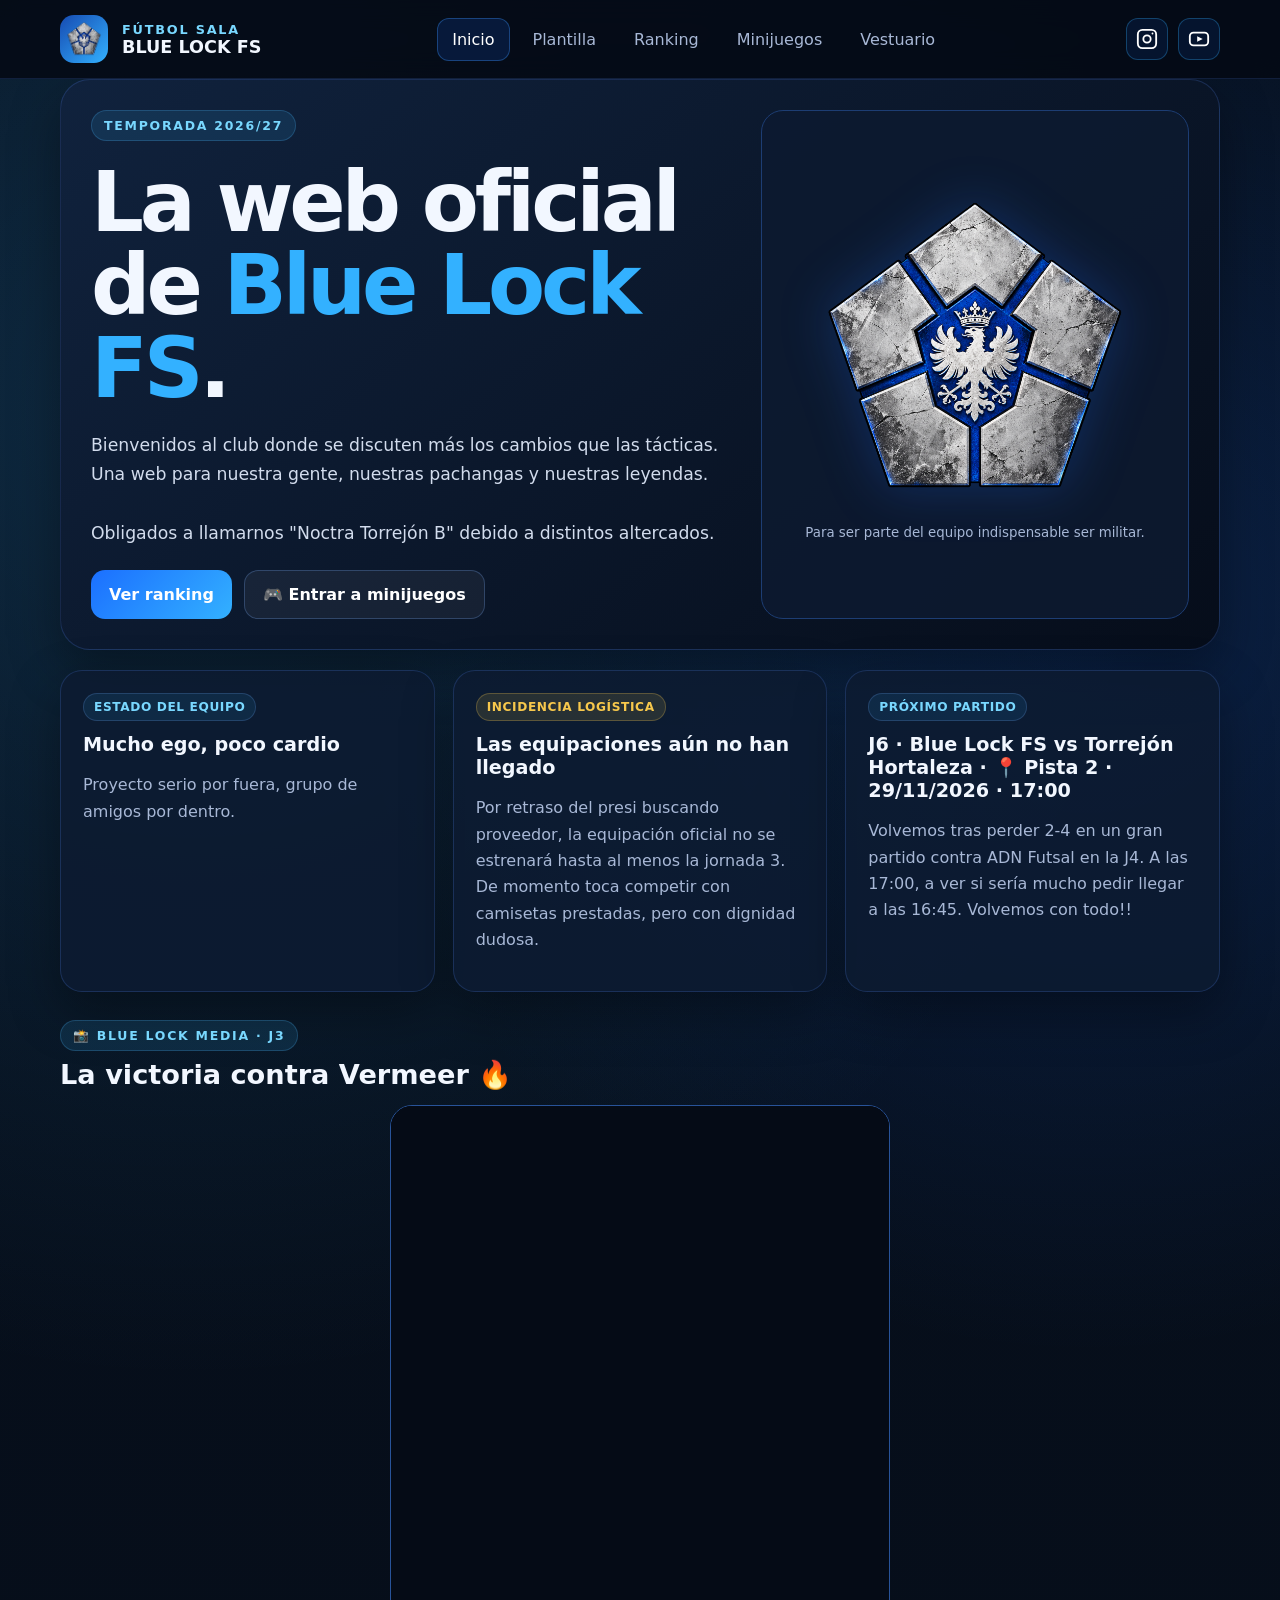
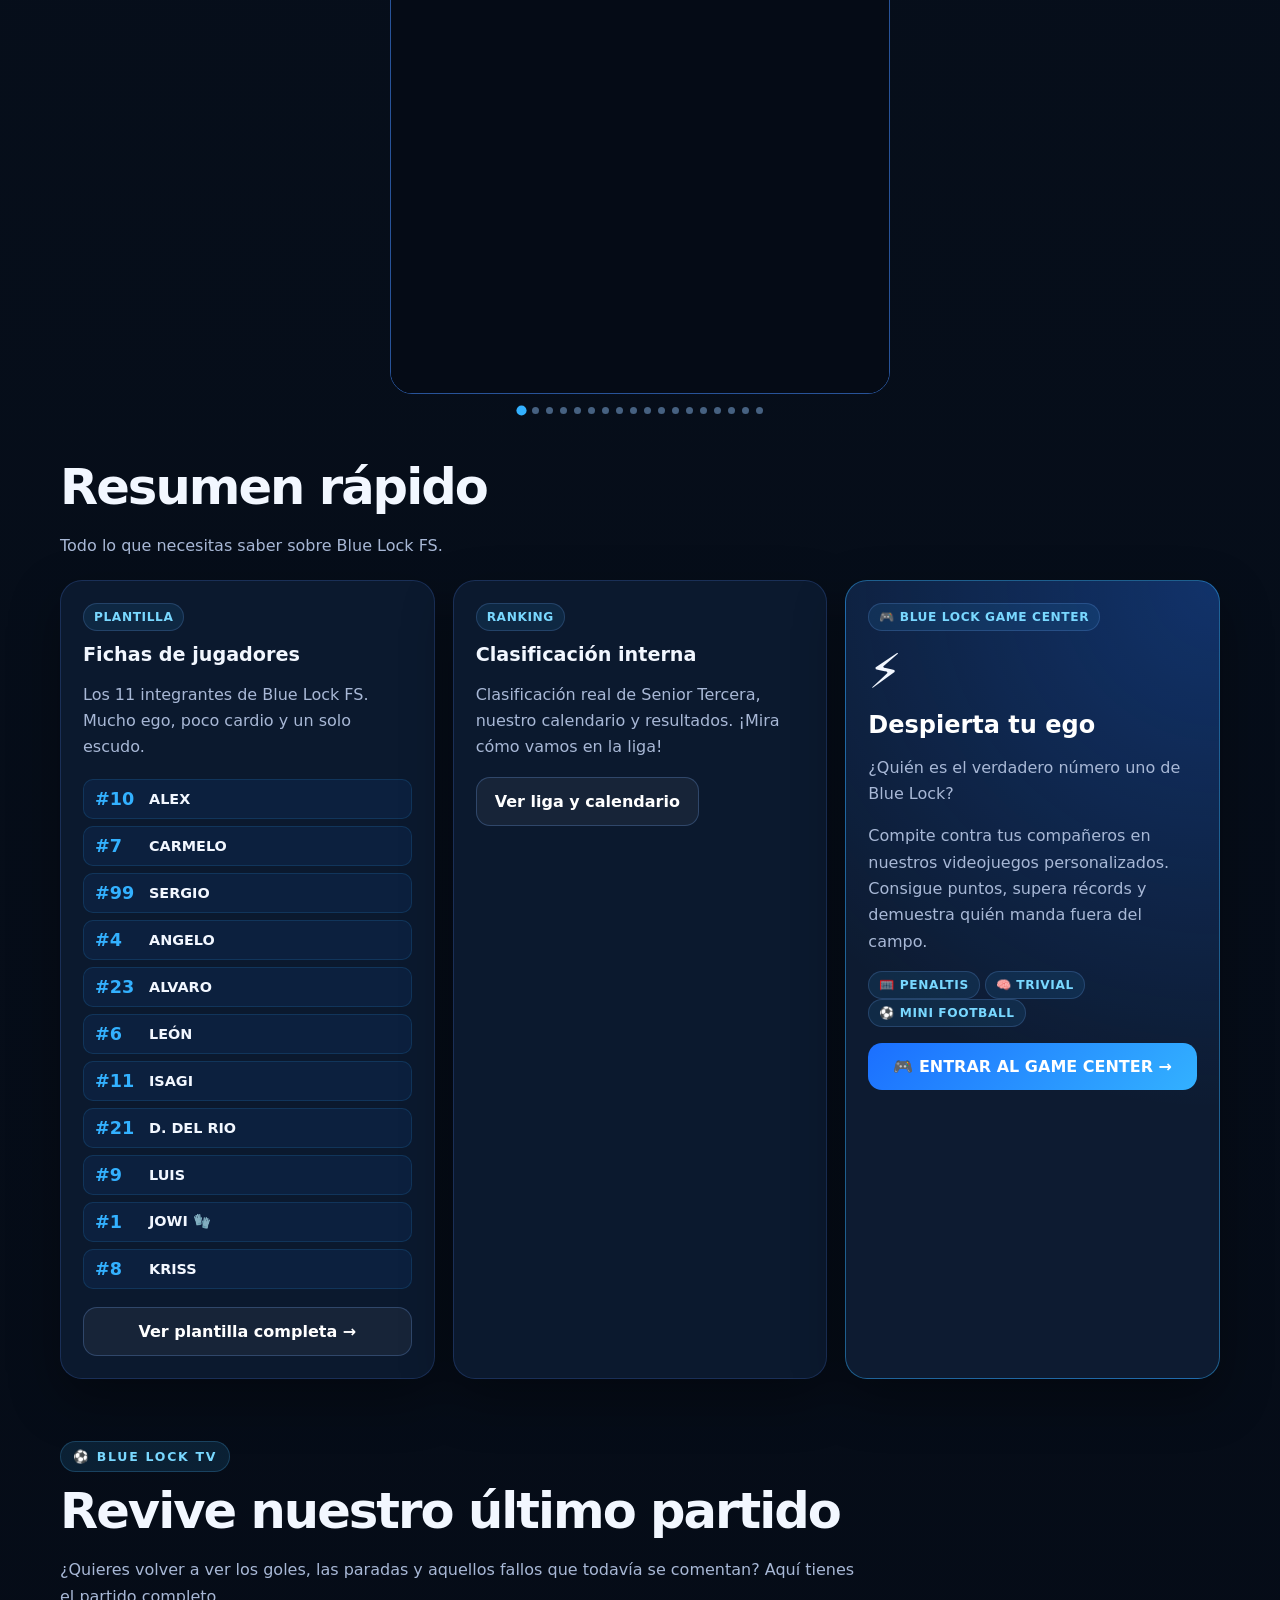
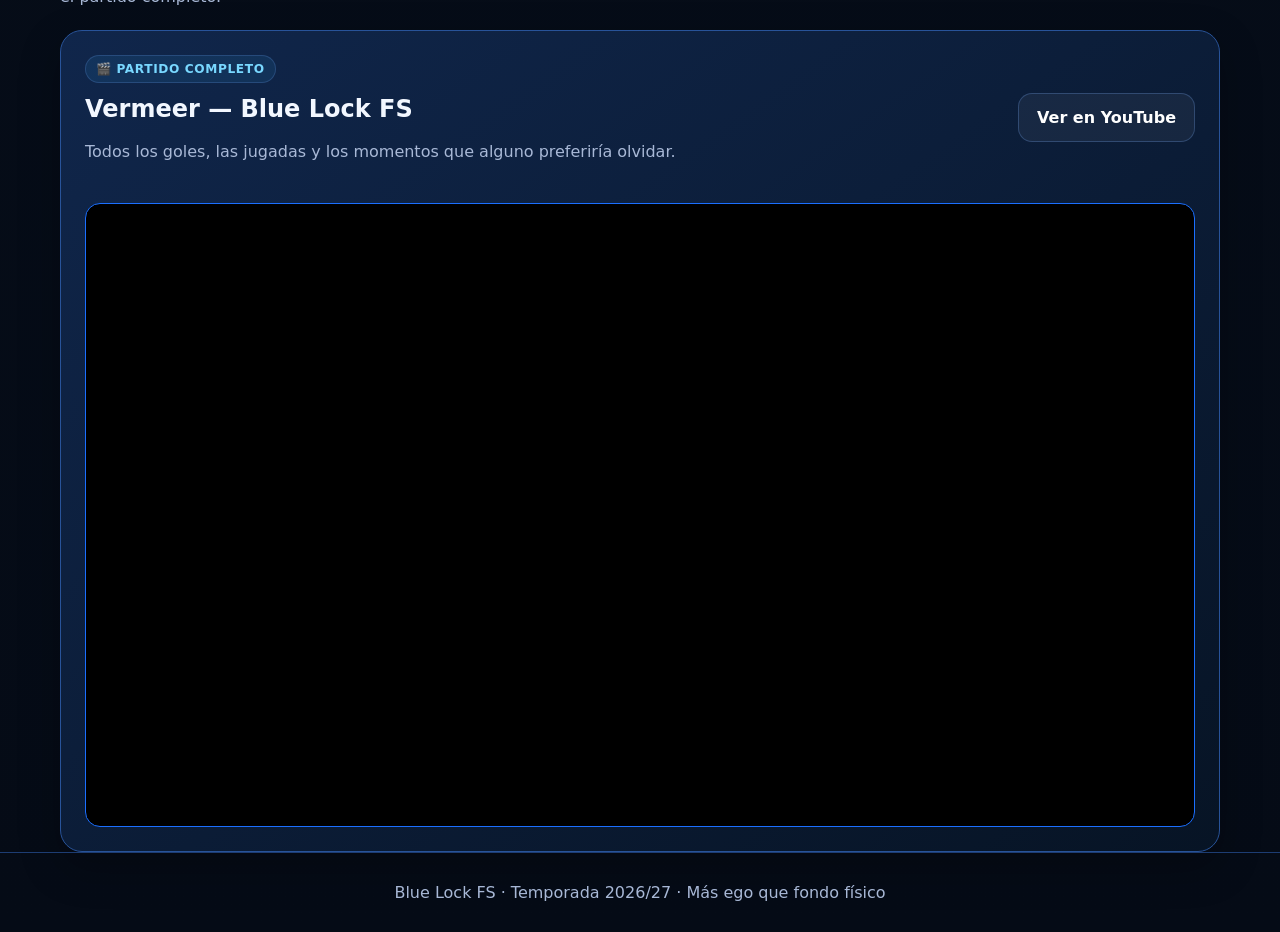
<file: index.html>
<!DOCTYPE html>
<html lang="es">
<head>
<meta charset="UTF-8">
<meta name="viewport" content="width=device-width, initial-scale=1">
<meta name="theme-color" content="#07111f">
<title>Blue Lock FS | Web oficial</title>

<style>
:root {
  --bg:#050b16;
  --bg2:#0a1830;
  --panel:#0d1b31;
  --panel-strong:#0f2240;
  --line:#1d3d73;
  --text:#f2f7ff;
  --muted:#a8b8d6;
  --blue:#1b6fff;
  --blue2:#33b1ff;
  --blue3:#79d8ff;
  --gold:#f7c84c;
  --shadow:0 20px 50px rgba(0,0,0,.35);
  --radius:22px;
}

* {box-sizing:border-box}
html {scroll-behavior:smooth}
body {
  margin:0;
  font-family:Inter,system-ui,Arial,sans-serif;
  color:var(--text);
  background:
    radial-gradient(circle at 15% 10%,rgba(51,177,255,.17),transparent 25%),
    radial-gradient(circle at 85% 15%,rgba(27,111,255,.19),transparent 20%),
    linear-gradient(180deg,#07101d,#050b16);
  min-height:100vh;
}
button {font:inherit;cursor:pointer}
a {color:inherit;text-decoration:none}
img {max-width:100%;display:block}
.wrap {max-width:1200px;margin:auto;padding:0 20px}

/* CABECERA */
header {
  position:sticky;
  top:0;
  z-index:50;
  backdrop-filter:blur(14px);
  background:rgba(5,11,22,.9);
  border-bottom:1px solid rgba(72,117,211,.2);
}
.nav {
  min-height:78px;
  display:flex;
  align-items:center;
  justify-content:space-between;
  gap:16px;
  flex-wrap:wrap;
}
.brand {
  display:flex;
  align-items:center;
  gap:14px;
  font-weight:900;
}
.brand-badge {
  width:48px;
  height:48px;
  border-radius:14px;
  background:linear-gradient(135deg,#164bb2,#33b1ff);
  padding:6px;
}
.brand-badge img {
  width:100%;
  height:100%;
  object-fit:contain;
}
.brand h1 {font-size:1.1rem;margin:0}
.brand span {
  display:block;
  font-size:.8rem;
  color:var(--blue3);
  letter-spacing:.14em;
  text-transform:uppercase;
}
nav {
  display:flex;
  align-items:center;
  gap:8px;
  flex-wrap:wrap;
}
nav button,nav .nav-link {
  background:transparent;
  border:1px solid transparent;
  color:var(--muted);
  padding:11px 14px;
  border-radius:12px;
  font-size:1rem;
  display:inline-flex;
  align-items:center;
  justify-content:center;
  transition:.2s;
}
nav button:hover,
nav button[aria-current="page"],
nav .nav-link:hover {
  color:white;
  background:rgba(27,111,255,.15);
  border-color:rgba(57,150,255,.35);
}
.social-links {display:flex;align-items:center;gap:10px}
.social-button {
  width:42px;
  height:42px;
  display:inline-flex;
  align-items:center;
  justify-content:center;
  flex-shrink:0;
  background:rgba(27,111,255,.1);
  border:1px solid rgba(51,177,255,.3);
  border-radius:12px;
  color:white;
  transition:background .2s,transform .2s;
}
.social-button svg {width:22px;height:22px}
.social-button:hover {transform:translateY(-3px)}
.social-button.instagram:hover {background:#c13584}
.social-button.youtube:hover {background:#ff0033}

/* PÁGINAS */
main {padding:26px 0 80px}
.page {display:none}
.page.active {display:block}
.section-head {margin:44px 0 20px}
.section-head h2 {
  font-size:clamp(2rem,4vw,3.1rem);
  margin:10px 0;
  letter-spacing:-.04em;
}
.section-head p {
  max-width:800px;
  color:var(--muted);
  line-height:1.7;
}
.eyebrow {
  display:inline-block;
  padding:7px 12px;
  border-radius:999px;
  background:rgba(51,177,255,.12);
  color:var(--blue3);
  font-size:.78rem;
  font-weight:800;
  letter-spacing:.14em;
  text-transform:uppercase;
  border:1px solid rgba(80,188,255,.22);
}

/* PORTADA */
.hero {
  display:grid;
  grid-template-columns:1.2fr .8fr;
  gap:28px;
  padding:30px;
  border:1px solid rgba(72,117,211,.25);
  border-radius:30px;
  background:linear-gradient(140deg,#10223d,#060d1a);
  box-shadow:var(--shadow);
}
.hero h2 {
  font-size:clamp(2.7rem,7vw,5.2rem);
  line-height:1;
  letter-spacing:-.05em;
  margin:20px 0;
}
.hero h2 strong {color:var(--blue2)}
.hero p {
  font-size:1.08rem;
  line-height:1.7;
  color:#d2dced;
}
.hero-actions {
  display:flex;
  gap:12px;
  flex-wrap:wrap;
  margin-top:22px;
}
.btn {
  display:inline-flex;
  align-items:center;
  justify-content:center;
  border:0;
  padding:14px 18px;
  border-radius:14px;
  font-weight:900;
  color:white;
  background:linear-gradient(135deg,var(--blue),var(--blue2));
  transition:.2s;
}
.btn:hover {
  filter:brightness(1.15);
  transform:translateY(-2px);
}
.btn.secondary {
  background:rgba(255,255,255,.05);
  border:1px solid rgba(123,177,255,.25);
}
.btn.secondary:hover {
  background:rgba(27,111,255,.22);
  border-color:var(--blue2);
}
.logo-card {
  background:rgba(13,27,49,.85);
  border:1px solid var(--line);
  border-radius:22px;
  padding:22px;
  height:100%;
  display:flex;
  flex-direction:column;
  align-items:center;
  justify-content:center;
}
.logo-card img {
  width:min(320px,100%);
  filter:drop-shadow(0 0 25px rgba(27,111,255,.25));
}
.logo-card small {
  text-align:center;
  margin-top:15px;
  color:var(--muted);
}

/* TARJETAS */
.top-grid,.cards-grid,.stats-grid,.roster-grid {
  display:grid;
  gap:18px;
  margin-top:20px;
}
.top-grid,.cards-grid {
  grid-template-columns:repeat(3,minmax(0,1fr));
}
.stats-grid {grid-template-columns:1.1fr .9fr}
.mini-card,.card,.section-shell,.ranking-table {
  background:rgba(13,27,49,.9);
  border:1px solid rgba(72,117,211,.25);
  border-radius:var(--radius);
  padding:22px;
  box-shadow:var(--shadow);
}
.mini-card h3,.card h3 {
  margin:12px 0;
  font-size:1.2rem;
}
.mini-card p,.card p,.section-shell p {
  color:var(--muted);
  line-height:1.65;
}
.chip {
  display:inline-block;
  padding:6px 10px;
  border-radius:999px;
  background:rgba(51,177,255,.1);
  border:1px solid rgba(123,177,255,.2);
  color:var(--blue3);
  font-size:.76rem;
  font-weight:800;
  letter-spacing:.05em;
  text-transform:uppercase;
}
.warning-chip {
  background:rgba(247,200,76,.12);
  color:var(--gold);
  border-color:rgba(247,200,76,.25);
}
.home-roster {
  display:flex;
  flex-direction:column;
  gap:7px;
  margin-top:18px;
}
.home-roster-row {
  display:flex;
  align-items:center;
  gap:12px;
  padding:9px 11px;
  border-radius:10px;
  background:rgba(27,111,255,.08);
  border:1px solid rgba(51,177,255,.15);
  transition:.2s;
}
.home-roster-row:hover {
  background:rgba(27,111,255,.2);
  transform:translateX(3px);
}
.home-number {
  color:var(--blue2);
  min-width:42px;
  font-size:1.1rem;
  font-weight:900;
}
.home-roster-row strong {font-size:.9rem}
.roster-more {width:100%;margin-top:18px}
.games-home-card {
  background:
    radial-gradient(circle at top right,rgba(27,111,255,.28),transparent 60%),
    #0d1b31;
  border:1px solid rgba(51,177,255,.45);
  position:relative;
  overflow:hidden;
}
.games-home-card h3 {font-size:1.5rem;color:white}
.games-home-card .games-icon {font-size:3rem;margin:12px 0}
.games-home-card .btn {width:100%;margin-top:16px}
.games-home-card:hover {
  border-color:var(--blue2);
  box-shadow:0 0 30px rgba(27,111,255,.2);
}

/* ========================================= */
/* GALERÍA J3 - VERTICAL Y MÁS GRANDE */
/* ========================================= */

.j3-gallery {
  margin: 28px 0 18px;
  max-width: 100%;
  min-width: 0;
}

.j3-gallery-head {
  display: flex;
  align-items: center;
  margin-bottom: 14px;
}

.j3-gallery-head h2 {
  font-size: clamp(1.2rem, 2.8vw, 1.7rem);
  margin: 8px 0 0;
}

/* CONTENEDOR VERTICAL */
.j3-gallery-track {
  display: flex;
  width: 100%;
  max-width: 500px;          /* más grande */
  aspect-ratio: 9 / 16;      /* formato vertical */
  margin: 0 auto;
  gap: 0;
  overflow-x: auto;
  scroll-snap-type: x mandatory;
  scroll-behavior: smooth;
  scrollbar-width: none;
  border-radius: 22px;
  border: 1px solid #285399;
  background: #050b16;
  overscroll-behavior-x: contain;
}

.j3-gallery-track::-webkit-scrollbar {
  display: none;
}

/* CADA ARCHIVO OCUPA TODA LA “PÁGINA” */
.j3-gallery-item {
  flex: 0 0 100%;
  width: 100%;
  min-width: 100%;
  margin: 0;
  padding: 0;
  scroll-snap-align: start;
  scroll-snap-stop: always;
  border: 0;
  background: #050b16;
  display: flex;
  align-items: center;
  justify-content: center;
  cursor: pointer;
  overflow: hidden;
}

/* FOTO / VÍDEO */
.j3-gallery-item img,
.j3-gallery-item video {
  display: block;
  width: 100%;
  height: 100%;
  object-fit: contain;
  background: #050b16;
}

/* PUNTITOS */
.j3-gallery-dots {
  display: flex;
  justify-content: center;
  align-items: center;
  gap: 7px;
  margin: 13px auto 0;
  max-width: 430px;
  flex-wrap: wrap;
}

.j3-gallery-dot {
  width: 7px;
  height: 7px;
  padding: 0;
  border: 0;
  border-radius: 50%;
  background: #466181;
  cursor: pointer;
  transition: background .2s, transform .2s;
}

.j3-gallery-dot.active {
  background: #33b1ff;
  transform: scale(1.45);
}

.j3-gallery-dot:focus-visible {
  outline: 2px solid white;
  outline-offset: 4px;
}

/* VISOR AMPLIADO */
.j3-gallery-lightbox {
  position: fixed;
  inset: 0;
  z-index: 200;
  background: rgba(0,0,0,.94);
  display: none;
  align-items: center;
  justify-content: center;
  padding: 55px 15px 20px;
}

.j3-gallery-lightbox.active {
  display: flex;
}

.j3-gallery-lightbox img,
.j3-gallery-lightbox video {
  max-width: 95vw;
  max-height: 85vh;
  object-fit: contain;
}

.j3-gallery-close {
  position: absolute;
  top: 15px;
  right: 25px;
  background: #18365e;
  color: white;
  border: 1px solid #3174c9;
  border-radius: 10px;
  padding: 9px 15px;
  font-size: 19px;
}

/* MÓVIL */
@media (max-width: 680px) {
  .j3-gallery-track {
    max-width: 340px;
  }

  .j3-gallery-dots {
    max-width: 340px;
  }
}

/* PARTIDO COMPLETO */
.partidos-section {margin-top:62px}
.partido-card {
  margin-top:20px;
  padding:24px;
  background:linear-gradient(145deg,#10264b,#071425);
  border:1px solid #285399;
  border-radius:22px;
  box-shadow:0 15px 40px rgba(0,0,0,.25);
}
.partido-header {
  display:flex;
  align-items:center;
  justify-content:space-between;
  flex-wrap:wrap;
  gap:20px;
  margin-bottom:22px;
}
.partido-header h3 {font-size:1.5rem;margin:12px 0}
.partido-header p {color:var(--muted);line-height:1.6}
.video-container {
  width:100%;
  aspect-ratio:16/9;
  overflow:hidden;
  border-radius:15px;
  background:#000;
  border:1px solid #1b6fff;
}
.video-container iframe {
  display:block;
  width:100%;
  height:100%;
  border:0;
}

/* PLANTILLA */
.roster-grid {
  grid-template-columns:repeat(3,minmax(0,1fr));
  gap:22px;
}
.roster-card {
  padding:0;
  overflow:hidden;
  background:#081426;
  border:1px solid #1b4b92;
  border-radius:18px;
  box-shadow:var(--shadow);
  transition:transform .25s,box-shadow .25s;
}
.roster-card:hover {
  transform:translateY(-7px);
  border-color:var(--blue2);
  box-shadow:0 0 28px rgba(27,111,255,.4);
}
.roster-photo {
  width:100%;
  aspect-ratio:2/3;
  object-fit:cover;
  object-position:top;
}
.roster-info {padding:20px}
.roster-info h3 {
  color:white;
  font-size:1.5rem;
  margin:0 0 12px;
}
.roster-info .chip {margin:0 5px 6px 0}
.roster-info p {
  color:var(--muted);
  font-size:.95rem;
  line-height:1.7;
  margin:12px 0 0;
}
.president-card {
  border-color:var(--blue2);
  box-shadow:0 0 24px rgba(27,111,255,.2);
}
.president-card .roster-info {
  background:linear-gradient(135deg,#102b59,#081426);
}
.goalkeeper-card {
  border-color:#cba42b;
  box-shadow:0 0 20px rgba(247,200,76,.12);
}

/* RANKING */
.ranking-table {padding:0;overflow-x:auto}
.ranking-header {
  padding:20px 22px;
  border-bottom:1px solid var(--line);
  display:flex;
  align-items:center;
  justify-content:space-between;
  gap:12px;
}
table {border-collapse:collapse;width:100%}
th,td {
  text-align:left;
  padding:14px 18px;
  border-bottom:1px solid rgba(72,117,211,.15);
}
th {
  color:#92bee8;
  font-size:.82rem;
  letter-spacing:.08em;
  text-transform:uppercase;
}
.pos {
  width:34px;
  height:34px;
  border-radius:50%;
  display:grid;
  place-items:center;
  background:rgba(27,111,255,.16);
  color:var(--blue3);
  font-weight:900;
}
.gold {color:#ffd875;background:rgba(247,200,76,.16)}
.silver {color:#d8e4f8;background:rgba(196,210,231,.13)}
.bronze {color:#eeb693;background:rgba(195,129,91,.15)}
.stat-pill {
  display:flex;
  justify-content:space-between;
  gap:12px;
  padding:14px;
  margin-top:12px;
  border-radius:14px;
  background:rgba(255,255,255,.03);
  border:1px solid rgba(255,255,255,.05);
}
.stat-pill strong {color:var(--blue3)}

/* LIGA */
.league-hero {
  margin:26px 0 22px;
  padding:24px 26px;
  border:1px solid #2a6fcd;
  border-radius:24px;
  background:
    radial-gradient(circle at 90% 0%,rgba(36,127,255,.25),transparent 48%),
    linear-gradient(120deg,#102b56,#08172d);
  display:flex;
  align-items:center;
  justify-content:space-between;
  gap:18px;
  flex-wrap:wrap;
}
.league-hero h2 {
  font-size:clamp(1.6rem,4vw,2.7rem);
  margin:8px 0;
  letter-spacing:-.03em;
}
.league-hero p {margin:6px 0;color:#bed0ec;line-height:1.6}
.league-number {
  font-weight:900;
  font-size:3rem;
  color:#43bbff;
  line-height:1;
}
.league-number small {
  display:block;
  color:#a8c3e6;
  font-size:.75rem;
  letter-spacing:.15em;
}
.league-layout {
  display:grid;
  grid-template-columns:minmax(0,1.35fr) minmax(0,.85fr);
  gap:20px;
}
.league-card {
  background:#0c1b32;
  border:1px solid #244879;
  border-radius:20px;
  overflow:hidden;
  box-shadow:var(--shadow);
}
.league-card-heading {
  padding:22px 22px 14px;
  border-bottom:1px solid #203d63;
}
.league-card-heading h3 {margin:9px 0;font-size:1.24rem}
.league-card-heading p {
  font-size:.87rem;
  color:var(--muted);
  line-height:1.55;
}
.league-table-wrap {overflow-x:auto}
.league-table {min-width:620px;font-size:.86rem}
.league-table th,.league-table td {
  white-space:nowrap;
  padding:12px 9px;
}
.league-table th:first-child,
.league-table td:first-child {padding-left:16px}
.league-table th {font-size:.72rem;letter-spacing:.03em}
.league-table td {font-variant-numeric:tabular-nums}
.league-table .team-name {font-weight:700;min-width:155px}
.league-table .our-team {
  background:rgba(25,113,255,.23);
  color:#fff;
  box-shadow:inset 4px 0 #35b7ff;
}
.league-table .our-team td {border-color:#285da5}
.league-table .our-team .team-name {color:#8de6ff}
.league-key {
  font-size:.78rem;
  color:#91b6df;
  padding:14px 18px;
  line-height:1.5;
}
.next-match {
  padding:22px;
  background:linear-gradient(145deg,#123363,#0b203e);
  border-bottom:1px solid #28518b;
}
.next-match .match-versus {
  font-size:1.35rem;
  font-weight:900;
  line-height:1.45;
  margin:12px 0;
}
.next-match .match-versus strong {color:#6bd4ff}
.next-match .match-meta {
  display:flex;
  gap:8px;
  flex-wrap:wrap;
  margin-top:10px;
}
.match-meta span {
  font-size:.82rem;
  color:#dbedff;
  border:1px solid #39639c;
  border-radius:10px;
  padding:7px 9px;
  background:rgba(0,0,0,.13);
}
.jornada-list {display:grid;gap:10px;padding:14px}
.jornada-item {
  display:grid;
  grid-template-columns:48px minmax(0,1fr) auto;
  align-items:center;
  gap:12px;
  padding:13px;
  border-radius:13px;
  background:#102440;
  border:1px solid #203f68;
}
.jornada-item.completed {background:#101f35}
.jornada-item.rest {background:#152039}
.jornada-item.upcoming {
  border-color:#348ce6;
  background:#14315a;
}
.jornada-num {
  border:1px solid #34649b;
  border-radius:10px;
  padding:9px 5px;
  text-align:center;
  color:#7dd8ff;
  font-size:.82rem;
  font-weight:900;
}
.jornada-opponent {
  min-width:0;
  font-weight:800;
  line-height:1.5;
}
.jornada-opponent small {
  display:block;
  font-size:.76rem;
  font-weight:400;
  color:#acc2e0;
}
.jornada-state {
  font-size:.76rem;
  font-weight:800;
  color:#9edcff;
  text-align:right;
  white-space:nowrap;
}
.jornada-state.result {color:#7df0c0}
.jornada-state.rest {color:#e9c980}
.player-stats-collapse {
  margin-top:26px;
  width:100%;
  border:1px solid #244879;
  border-radius:18px;
  background:#0b1a30;
  overflow:hidden;
}
.player-stats-collapse summary {
  cursor:pointer;
  font-size:1.05rem;
  font-weight:800;
  padding:20px 22px;
}
.player-stats-collapse[open] summary {
  border-bottom:1px solid #244879;
}
.player-stats-inner {
  display:grid;
  grid-template-columns:minmax(0,3fr) minmax(0,2fr);
  gap:20px;
  align-items:stretch;
  padding:20px;
}
.player-stats-inner > .ranking-table,
.player-stats-inner > .section-shell {
  min-width:0;
  width:100%;
  margin:0;
}
.player-stats-inner table {
  min-width:0;
  width:100%;
  table-layout:fixed;
}
.player-stats-inner th,
.player-stats-inner td {
  padding:12px 7px;
  font-size:.82rem;
  overflow-wrap:anywhere;
}
.player-stats-inner th:nth-child(1),
.player-stats-inner td:nth-child(1) {width:15%}
.player-stats-inner th:nth-child(2),
.player-stats-inner td:nth-child(2) {width:34%}
.player-stats-inner th:nth-child(3),
.player-stats-inner td:nth-child(3),
.player-stats-inner th:nth-child(4),
.player-stats-inner td:nth-child(4) {width:16%}
.player-stats-inner th:nth-child(5),
.player-stats-inner td:nth-child(5) {width:19%}

/* PIE */
.footer {
  border-top:1px solid var(--line);
  padding:30px;
  text-align:center;
  color:var(--muted);
}

/* RESPONSIVE */
@media(max-width:980px) {
  .hero,.stats-grid,.league-layout {
    grid-template-columns:1fr;
  }
  .top-grid,.cards-grid,.roster-grid {
    grid-template-columns:repeat(2,minmax(0,1fr));
  }
}
@media(max-width:850px) {
  .player-stats-inner {grid-template-columns:1fr}
}
@media(max-width:680px) {
  .nav {justify-content:center;padding:12px 0}
  nav {justify-content:center}
  nav button,nav .nav-link {
    padding:9px;
    font-size:.85rem;
  }
  .hero {padding:22px}
  .hero h2 {font-size:2.6rem}
  .top-grid,.cards-grid,.roster-grid {
    grid-template-columns:1fr;
  }
  .roster-photo {aspect-ratio:3/4}
  .social-links {justify-content:center;width:100%}
  .partido-card {padding:12px}
  .partido-header {
    flex-direction:column;
    align-items:flex-start;
  }
  .partido-header .btn {width:100%}

  .j3-gallery-item {
    flex:0 0 100%;
    min-width:100%;
  }
  .j3-gallery-item img,
  .j3-gallery-item video {
    height:240px;
  }

  .league-hero {padding:18px}
  .jornada-item {
    grid-template-columns:42px minmax(0,1fr);
  }
  .jornada-state {grid-column:2;text-align:left}
  .league-number {font-size:2.1rem}
}
@media(max-width:530px) {
  .player-stats-inner {padding:10px;gap:12px}
  .player-stats-inner th,
  .player-stats-inner td {
    padding:9px 4px;
    font-size:.67rem;
  }
  .player-stats-inner .pos {width:27px;height:27px}
  .player-stats-inner .ranking-header {
    padding:15px 12px;
  }
}

/* GALERÍA ADAPTADA A MÓVILES */
@media (max-width: 768px) {

  /* Contenedor de la galería */
  .galeria,
  .gallery,
  .media-gallery {
    width: 100%;
    max-width: 100%;
    padding: 8px;
  }

  /* Fotografías y vídeos */
  .galeria img,
  .galeria video,
  .gallery img,
  .gallery video,
  .media-gallery img,
  .media-gallery video {
    display: block;
    width: 100%;
    max-width: 100%;
    height: auto;
    max-height: 80dvh;
    object-fit: contain;
    margin: 0 auto;
  }
}

</style>
</head>

<body>

<!-- CABECERA -->
<header>
  <div class="wrap nav">

    <div class="brand">
      <div class="brand-badge">
        <img src="assets/logo-bluelock.png"
             alt="Escudo Blue Lock FS">
      </div>
      <div>
        <span>Fútbol sala</span>
        <h1>BLUE LOCK FS</h1>
      </div>
    </div>

    <nav aria-label="Secciones">
      <button data-page="inicio" aria-current="page">Inicio</button>
      <button data-page="plantilla">Plantilla</button>
      <button data-page="ranking">Ranking</button>
      <a href="juegos.html" class="nav-link">Minijuegos</a>
      <button data-page="vestuario">Vestuario</button>
    </nav>

    <div class="social-links">
      <a class="social-button instagram"
         href="https://www.instagram.com/bluelock_fs?dlrf=NDhrd2k1ZXU1Ync0"
         target="_blank" rel="noopener noreferrer"
         aria-label="Instagram oficial">
        <svg viewBox="0 0 24 24" fill="none"
             stroke="currentColor" stroke-width="2">
          <rect x="2" y="2" width="20" height="20" rx="5"/>
          <circle cx="12" cy="12" r="4"/>
          <circle cx="18" cy="6" r="1" fill="currentColor" stroke="none"/>
        </svg>
      </a>
      <a class="social-button youtube"
         href="https://youtube.com/@bluelock-d3g?si=PyGO8ldKpqIIIKBt"
         target="_blank" rel="noopener noreferrer"
         aria-label="YouTube oficial">
        <svg viewBox="0 0 24 24" fill="none"
             stroke="currentColor" stroke-width="2">
          <rect x="2" y="5" width="20" height="14" rx="4"/>
          <path d="M10 9 L16 12 L10 15 Z"
                fill="currentColor" stroke="none"/>
        </svg>
      </a>
    </div>

  </div>
</header>

<main class="wrap">

<!-- INICIO -->
<section id="inicio" class="page active">

  <div class="hero">
    <div>
      <div class="eyebrow">Temporada 2026/27</div>
      <h2>La web oficial de <strong>Blue Lock FS</strong>.</h2>
      <p>
        Bienvenidos al club donde se discuten más
        los cambios que las tácticas.
        Una web para nuestra gente, nuestras pachangas
        y nuestras leyendas.
        <br><br>
        Obligados a llamarnos "Noctra Torrejón B"
        debido a distintos altercados.
      </p>
      <div class="hero-actions">
        <button class="btn" data-go="ranking">
          Ver ranking
        </button>
        <a href="juegos.html" class="btn secondary">
          🎮 Entrar a minijuegos
        </a>
      </div>
    </div>
    <div class="logo-card">
      <img src="assets/logo-bluelock.png"
           alt="Escudo Blue Lock FS">
      <small>
        Para ser parte del equipo indispensable ser militar.
      </small>
    </div>
  </div>

  <!-- INFORMACIÓN PRINCIPAL -->
  <div class="top-grid">

    <article class="mini-card">
      <span class="chip">Estado del equipo</span>
      <h3>Mucho ego, poco cardio</h3>
      <p>
        Proyecto serio por fuera,
        grupo de amigos por dentro.
      </p>
    </article>

    <article class="mini-card">
      <span class="chip warning-chip">Incidencia logística</span>
      <h3>Las equipaciones aún no han llegado</h3>
      <p>
        Por retraso del presi buscando proveedor,
        la equipación oficial no se estrenará
        hasta al menos la jornada 3.
        De momento toca competir con camisetas
        prestadas, pero con dignidad dudosa.
      </p>
    </article>

    <article class="mini-card">
      <span class="chip">Próximo partido</span>
      <h3>
        J6 · Blue Lock FS vs Torrejón Hortaleza ·
        📍 Pista 2 · 29/11/2026 · 17:00
      </h3>
      <p>
        Volvemos tras perder 2-4 en un gran partido
        contra ADN Futsal en la J4.
        A las 17:00, a ver si sería mucho pedir
        llegar a las 16:45.
        Volvemos con todo!!
      </p>
    </article>

  </div>

  <!-- GALERÍA JORNADA 3 -->
  <section class="j3-gallery" aria-label="Galería Jornada 3">

    <div class="j3-gallery-head">
      <div>
        <span class="eyebrow">📸 BLUE LOCK MEDIA · J3</span>
        <h2>La victoria contra Vermeer 🔥</h2>
      </div>
    </div>

    <div class="j3-gallery-track" id="j3-gallery-track"></div>

    <div class="j3-gallery-dots" id="j3-gallery-dots"></div>

  </section>

  <!-- RESUMEN RÁPIDO -->
  <div class="section-head">
    <h2>Resumen rápido</h2>
    <p>Todo lo que necesitas saber sobre Blue Lock FS.</p>
  </div>

  <div class="cards-grid">

    <article class="card">
      <span class="chip">Plantilla</span>
      <h3>Fichas de jugadores</h3>
      <p>
        Los 11 integrantes de Blue Lock FS.
        Mucho ego, poco cardio y un solo escudo.
      </p>
      <div class="home-roster" id="home-roster"></div>
      <button class="btn secondary roster-more"
              data-go="plantilla">
        Ver plantilla completa →
      </button>
    </article>

    <article class="card">
      <span class="chip">Ranking</span>
      <h3>Clasificación interna</h3>
      <p>
        Clasificación real de Senior Tercera,
        nuestro calendario y resultados.
        ¡Mira cómo vamos en la liga!
      </p>
      <button class="btn secondary" data-go="ranking">
        Ver liga y calendario
      </button>
    </article>

    <article class="card games-home-card">
      <span class="chip">🎮 BLUE LOCK GAME CENTER</span>
      <div class="games-icon">⚡</div>
      <h3>Despierta tu ego</h3>
      <p>¿Quién es el verdadero número uno de Blue Lock?</p>
      <p>
        Compite contra tus compañeros en nuestros
        videojuegos personalizados.
        Consigue puntos, supera récords y demuestra
        quién manda fuera del campo.
      </p>
      <div style="margin-top:16px">
        <span class="chip">🥅 Penaltis</span>
        <span class="chip">🧠 Trivial</span>
        <span class="chip">⚽ Mini Football</span>
      </div>
      <a href="juegos.html" class="btn">
        🎮 ENTRAR AL GAME CENTER →
      </a>
    </article>

  </div>

  <!-- BLUE LOCK TV -->
  <div class="section-head partidos-section">
    <span class="eyebrow">⚽ BLUE LOCK TV</span>
    <h2>Revive nuestro último partido</h2>
    <p>
      ¿Quieres volver a ver los goles, las paradas
      y aquellos fallos que todavía se comentan?
      Aquí tienes el partido completo.
    </p>
  </div>

  <div class="partido-card">
    <div class="partido-header">
      <div>
        <span class="chip">🎬 PARTIDO COMPLETO</span>
        <h3>Vermeer — Blue Lock FS</h3>
        <p>
          Todos los goles, las jugadas y los momentos
          que alguno preferiría olvidar.
        </p>
      </div>
      <a class="btn secondary"
         href="https://www.youtube.com/@BlueLock-d3g"
         target="_blank" rel="noopener noreferrer">
        Ver en YouTube
      </a>
    </div>
    <div class="video-container">
      <iframe width="560" height="315" src="https://www.youtube.com/embed/VlRuvyj9Ncg?si=dn1IE4LwyoFs4EiN" title="YouTube video player" frameborder="0" allow="accelerometer; autoplay; clipboard-write; encrypted-media; gyroscope; picture-in-picture; web-share" referrerpolicy="strict-origin-when-cross-origin" allowfullscreen></iframe>
    </div>
  </div>

</section>

<!-- PLANTILLA -->
<section id="plantilla" class="page">

  <div class="section-head">
    <span class="eyebrow">BLUE LOCK FS · 2026/27</span>
    <h2>Los egoístas del equipo</h2>
    <p>
      Once jugadores, un escudo y demasiada confianza.
      Aquí están los elegidos para conquistar la liga...
      o al menos llegar puntuales al partido.
    </p>
  </div>

  <div class="roster-grid">

    <article class="roster-card">
      <img class="roster-photo" src="assets/chebchub.png" alt="Alex">
      <div class="roster-info">
        <h3>#10 · ALEX</h3>
        <span class="chip">ALEX</span>
        <span class="chip">Delantero</span>
        <p>
          Se considera el protagonista de todos los partidos.
          Si marca, es talento. Si falla, es culpa de los
          años sin jugar. Su ego tiene más minutos que
          sus piernas, aunque encontrar proveedor para
          las camisetas haya sido su primera gran prueba.
        </p>
      </div>
    </article>

    <article class="roster-card">
      <img class="roster-photo" src="assets/carmelo.png" alt="Carmelo">
      <div class="roster-info">
        <h3>#7 · CARMELO</h3>
        <span class="chip">Delantero</span>
        <span class="chip">Egoísta profesional</span>
        <p>
          El arquitecto del equipo. Diseña jugadas que
          ni sus compañeros comprenden. Según él, no
          pierde balones: crea nuevas situaciones tácticas
          para el rival. De ser el portero del Granada a
          jugar de cierre en liga local con Blue Lock.
        </p>
      </div>
    </article>

    <article class="roster-card">
      <img class="roster-photo" src="assets/sergio.png" alt="Sergio">
      <div class="roster-info">
        <h3>#99 · SERGIO</h3>
        <span class="chip">Jugador</span>
        <p>
          El delantero del equipo. Lleva el 99 porque los
          números normales se le quedaban pequeños.
          En su cabeza juega la Champions; en la realidad,
          al pequeño Dicaprio le pesan las piernas...
          En un partido te puede marcar con ambas piernas
          y en otro desaparece.
        </p>
      </div>
    </article>

    <article class="roster-card">
      <img class="roster-photo" src="assets/angelo.png" alt="Angelo">
      <div class="roster-info">
        <h3>#4 · ANGELO</h3>
        <span class="chip">Jugador</span>
        <p>
          El nombre suena celestial, pero en el campo
          no promete milagros. Cada intervención suya
          puede acabar en jugadón o en meme del grupo.
          Se le da mejor el boxeo, pero hará lo que
          pueda en fútbol.
        </p>
      </div>
    </article>

    <article class="roster-card">
      <img class="roster-photo" src="assets/alvaro.png" alt="Álvaro">
      <div class="roster-info">
        <h3>#23 · ALVARO</h3>
        <span class="chip">Jugador</span>
        <p>
          El 23 de Blue Lock. No sabemos si viene a
          revolucionar el fútbol sala o a revolucionar
          el grupo de WhatsApp. De momento promete
          ambas cosas. Si necesitas hacer un tema
          él te hace la base.
        </p>
      </div>
    </article>

    <article class="roster-card">
      <img class="roster-photo" src="assets/miguel.png" alt="León">
      <div class="roster-info">
        <h3>#6 · LEÓN</h3>
        <span class="chip">MIGUEL</span>
        <span class="chip">Centrocampista</span>
        <p>
          El flow del equipo. Su ego entra al pabellón
          cinco minutos antes que él.
          No necesita suerte, solo un balón y alguien
          dispuesto a aguantar la celebración.
        </p>
      </div>
    </article>

    <article class="roster-card">
      <img class="roster-photo" src="assets/hugo.png" alt="Isagi">
      <div class="roster-info">
        <h3>#11 · ISAGI</h3>
        <span class="chip">HUGO</span>
        <span class="chip">Delantero</span>
        <p>
          El cachas del equipo. Tiene un pacto con el
          balón: si lo recibe, no lo devuelve.
          Ve la portería desde cualquier sitio, pero
          le gusta más intentar hacer ruletas.
          Levanta 140kg en banca mientras bebe
          café con pajita.
        </p>
      </div>
    </article>

    <article class="roster-card">
      <img class="roster-photo" src="assets/delrio.png" alt="Del Río">
      <div class="roster-info">
        <h3>#21 · D. DEL RIO</h3>
        <span class="chip">Jugador</span>
        <p>
          El impredecible del equipo. Misterio absoluto.
          Nadie sabe qué jugada va a hacer, probablemente
          ni él. Tampoco se sabe cuándo debutará, pero
          si necesitáis movida seguro que aparece.
          Corta el pelo igual que regatea.
        </p>
      </div>
    </article>

    <article class="roster-card goalkeeper-card">
      <img class="roster-photo" src="assets/luis.png" alt="Luis">
      <div class="roster-info">
        <h3>#9 · LUIS</h3>
        <span class="chip">Jugador</span>
        <p>
          Nuestro Lamine Yamal, el dorsal 9 viene con
          expectativas. El protegido del equipo,
          con 16 años os hundirá.
          No le subestiméis, irá con todo.
        </p>
      </div>
    </article>

    <article class="roster-card goalkeeper-card">
      <img class="roster-photo" src="assets/Kriss.png" alt="Kriss">
      <div class="roster-info">
        <h3>#8 · KRISS</h3>
        <span class="chip">Jugador</span>
        <p>
          Es un placer anunciar a nuestro nuevo integrante que lucirá el dorsal 8. 
          Si es amigo de Hugo como mínimo esperamos que de dos pases seguidos.
          Tiene talento para la música y viene dispuesto a dar espectáculo...
        </p>
      </div>
    </article>

    <article class="roster-card goalkeeper-card">
      <img class="roster-photo" src="assets/jowi.png" alt="Jowi">
      <div class="roster-info">
        <h3>#1 · JOWI</h3>
        <span class="chip">🧤 Portero</span>
        <span class="chip">El muro</span>
        <p>
          La última línea de defensa. Tiene la difícil
          misión de parar los disparos del rival y
          sobrevivir a los errores de sus compañeros.
          Merece un plus de peligrosidad.
          Si le marcan gol es culpa del equipo.
          Recién llegado de Canarias para enamorar
          a todas las cachorras de las gradas.
        </p>
      </div>
    </article>

  </div>

  <div class="section-head">
    <span class="eyebrow">LA DIRECTIVA</span>
    <h2>La persona que manda de verdad</h2>
    <p>
      Mientras los jugadores discuten quién es el mejor,
      alguien tiene que hacer que el equipo exista legalmente.
    </p>
  </div>

  <div class="roster-grid">
    <article class="roster-card president-card">
      <img class="roster-photo" src="assets/clarita.png" alt="Clarita">
      <div class="roster-info">
        <h3>👑 CLARITA</h3>
        <span class="chip">Presidenta</span>
        <span class="chip">Documentación</span>
        <span class="chip">Redes sociales</span>
        <p>
          Llega la presi, la jefa del proyecto.
          Controla los papeles, las redes y el destino
          de diez egos desatados.
          Tiene poder absoluto sobre el club.
        </p>
      </div>
    </article>
  </div>

</section>

<!-- RANKING -->
<section id="ranking" class="page">

  <div class="league-hero">
    <div>
      <span class="eyebrow">TEMPORADA 2026/27</span>
      <h2>Senior Tercera · Fútbol Sala</h2>
      <p>
        Clasificación de la liga y calendario de Blue Lock FS
        (inscrito como Noctra Torrejón B).
      </p>
    </div>
    <div class="league-number">
      06.º
      <small>PUESTO ACTUAL</small>
    </div>
  </div>

  <div class="league-layout">

    <div class="league-card">
      <div class="league-card-heading">
        <span class="chip">🏆 CLASIFICACIÓN REAL</span>
        <h3>Tabla de la liga</h3>
        <p>Clasificación después de la jornada 5.</p>
      </div>

      <div class="league-table-wrap">
        <table class="league-table">
          <thead>
            <tr>
              <th>#</th><th>Equipo</th><th>J</th>
              <th>G</th><th>E</th><th>P</th>
              <th>GF</th><th>GC</th><th>DG</th><th>Pts</th>
            </tr>
          </thead>
          <tbody>
  <tr><td>1</td><td class="team-name">Limoneta OG</td><td>5</td><td>4</td><td>0</td><td>1</td><td>17</td><td>7</td><td>+10</td><td><strong>12</strong></td></tr>
  <tr><td>2</td><td class="team-name">Águilas Team</td><td>5</td><td>4</td><td>0</td><td>1</td><td>16</td><td>7</td><td>+9</td><td><strong>12</strong></td></tr>
  <tr><td>3</td><td class="team-name">Fifita</td><td>4</td><td>3</td><td>1</td><td>0</td><td>14</td><td>7</td><td>+7</td><td><strong>10</strong></td></tr>
  <tr><td>4</td><td class="team-name">Borussia Donuts</td><td>5</td><td>3</td><td>0</td><td>2</td><td>17</td><td>18</td><td>-1</td><td><strong>9</strong></td></tr>
  <tr><td>5</td><td class="team-name">ADN Futsal</td><td>4</td><td>3</td><td>0</td><td>1</td><td>11</td><td>9</td><td>+2</td><td><strong>9</strong></td></tr>
  <tr class="our-team"><td>6</td><td class="team-name">Blue Lock FS</td><td>4</td><td>2</td><td>1</td><td>1</td><td>14</td><td>9</td><td>+5</td><td><strong>7</strong></td></tr>
  <tr><td>7</td><td class="team-name">Class Hair Salon</td><td>5</td><td>2</td><td>1</td><td>2</td><td>14</td><td>15</td><td>-1</td><td><strong>7</strong></td></tr>
  <tr><td>8</td><td class="team-name">Taka Taka B</td><td>5</td><td>1</td><td>1</td><td>3</td><td>7</td><td>11</td><td>-4</td><td><strong>4</strong></td></tr>
  <tr><td>9</td><td class="team-name">Vermeer</td><td>4</td><td>1</td><td>0</td><td>3</td><td>9</td><td>15</td><td>-6</td><td><strong>3</strong></td></tr>
  <tr><td>10</td><td class="team-name">Torrejón Hortaleza</td><td>4</td><td>0</td><td>0</td><td>4</td><td>6</td><td>14</td><td>-8</td><td><strong>0</strong></td></tr>
  <tr><td>11</td><td class="team-name">Real Fachadolid</td><td>5</td><td>0</td><td>0</td><td>5</td><td>9</td><td>22</td><td>-13</td><td><strong>0</strong></td></tr>
</tbody>
        </table>
      </div>

      <div class="league-key">
        J: jugados · G: ganados · E: empatados ·
        P: perdidos · GF/GC: goles a favor/en contra ·
        DG: diferencia
      </div>
    </div>

    <div class="league-card">
      <div class="league-card-heading">
        <span class="chip">📅 NUESTRO CALENDARIO</span>
        <h3>Jornadas 1 a 11</h3>
        <p>
          Partidos y descansos de Blue Lock FS.
          Horarios pendientes donde no están confirmados.
        </p>
      </div>

      <div class="next-match">
        <span class="chip">PRÓXIMO PARTIDO · JORNADA 6</span>
        <div class="match-versus">
          BLUE LOCK FS
          <span style="color:#86addd">vs</span>
          <strong>TORREJÓN HORTALEZA</strong>
        </div>
        <div class="match-meta">
          <span>📅 29/11/2026</span>
          <span>📍 Pista 2</span>
          <span>🕒 17:00</span>
        </div>
        <p style="color:#b8d5fa;font-size:.9rem;line-height:1.55">
          Tras nuestra primera derrota con un 2-4 contra ADN Futsal, volvemos con ganas
          de volver a levantarnos.
        </p>
      </div>

      <div class="jornada-list">

        <article class="jornada-item completed">
          <div class="jornada-num">J1</div>
          <div class="jornada-opponent">
            Blue Lock FS — Taka Taka B
            <small>18/10/2026 · 17:00 · El Paraíso</small>
          </div>
          <div class="jornada-state result">2–2</div>
        </article>

        <article class="jornada-item rest">
          <div class="jornada-num">J2</div>
          <div class="jornada-opponent">
            Blue Lock FS · Descansa
            <small>24–25/10/2026</small>
          </div>
          <div class="jornada-state rest">Descanso</div>
        </article>

        <article class="jornada-item completed">
          <div class="jornada-num">J3</div>
          <div class="jornada-opponent">
            Vermeer — Blue Lock FS
            <small>08/11/2026 · 15:00 · El Paraíso</small>
          </div>
          <div class="jornada-state result">3–6</div>
        </article>

        <article class="jornada-item completed">
          <div class="jornada-num">J4</div>
          <div class="jornada-opponent">
            Blue Lock FS — Limoneta OG
            <small>15/11/2026 · 17:00 · Pista 3</small>
          </div>
          <div class="jornada-state result">4–0</div>
        </article>

        <article class="jornada-item">
          <div class="jornada-num">J5</div>
          <div class="jornada-opponent">
            Blue Lock FS — ADN Futsal
            <small>22/11/2026 · 10:00 · Limones</small>
          </div>
          <div class="jornada-state result">2–4</div>
        </article>

        <article class="jornada-item upcoming">
          <div class="jornada-num">J6</div>
          <div class="jornada-opponent">
            Torrejón Hortaleza — Blue Lock FS
            <small>29/11/2026 · 17:00 · Pista 2</small>
          </div>
          <div class="jornada-state">Próximo</div>
        </article>

        <article class="jornada-item">
          <div class="jornada-num">J7</div>
          <div class="jornada-opponent">
            Blue Lock FS — Fifita
            <small>12–13/12/2026</small>
          </div>
          <div class="jornada-state">Por jugar</div>
        </article>

        <article class="jornada-item">
          <div class="jornada-num">J8</div>
          <div class="jornada-opponent">
            Águilas Team — Blue Lock FS
            <small>19–20/12/2026</small>
          </div>
          <div class="jornada-state">Por jugar</div>
        </article>

        <article class="jornada-item">
          <div class="jornada-num">J9</div>
          <div class="jornada-opponent">
            Blue Lock FS — Real Fachadolid
            <small>16–17/01/2027</small>
          </div>
          <div class="jornada-state">Por jugar</div>
        </article>

        <article class="jornada-item">
          <div class="jornada-num">J10</div>
          <div class="jornada-opponent">
            Borussia Donuts — Blue Lock FS
            <small>23–24/01/2027</small>
          </div>
          <div class="jornada-state">Por jugar</div>
        </article>

        <article class="jornada-item">
          <div class="jornada-num">J11</div>
          <div class="jornada-opponent">
            Blue Lock FS — Vermeer
            <small>30–31/01/2027</small>
          </div>
          <div class="jornada-state">Por jugar</div>
        </article>

      </div>
    </div>
  </div>

  <!-- ESTADÍSTICAS -->
  <details class="player-stats-collapse">
    <summary>
      ⚽ Estadísticas de nuestros jugadores y premios de la jornada
    </summary>

    <div class="player-stats-inner">
      <div class="ranking-table">
        <div class="ranking-header">
          <div>
            <span class="chip">ESTADÍSTICAS DEL EQUIPO</span>
            <h3>Clasificación de jugadores</h3>
          </div>
        </div>

        <table>
          <thead>
            <tr>
              <th>Puesto</th><th>Jugador</th>
              <th>Goles</th><th>Asist.</th><th>Partidos</th>
            </tr>
          </thead>
          <tbody>
            <tr><td><div class="pos">1</div></td><td>LEÓN</td><td>4</td><td>0</td><td>3</td></tr>
            <tr><td><div class="pos">2</div></td><td>CARMELO</td><td>3</td><td>0</td><td>2</td></tr>
            <tr><td><div class="pos">3</div></td><td>ÁLVARO</td><td>1</td><td>0</td><td>1</td></tr>
            <tr><td><div class="pos">4</div></td><td>SERGIO</td><td>3</td><td>0</td><td>3</td></tr>
            <tr><td><div class="pos">5</div></td><td>D. DEL RIO</td><td>3</td><td>0</td><td>3</td></tr>
            <tr><td><div class="pos">6</div></td><td>ALEX</td><td>0</td><td>0</td><td>2</td></tr>
            <tr><td><div class="pos">7</div></td><td>JOWI</td><td>0</td><td>0</td><td>3</td></tr>
            <tr><td><div class="pos">8</div></td><td>LUIS</td><td>0</td><td>0</td><td>4</td></tr>
            <tr><td><div class="pos">9</div></td><td>ISAGI</td><td>0</td><td>0</td><td>4</td></tr>
            <tr><td><div class="pos">10</div></td><td>ANGELO</td><td>0</td><td>0</td><td>2</td></tr>
            <tr><td><div class="pos">11</div></td><td>KRISS</td><td>0</td><td>0</td><td>1</td></tr>
          </tbody>
        </table>
      </div>

      <div class="section-shell">
        <span class="chip">Premios especiales</span>
        <h3>Los premios que nadie pidió</h3>

        <div class="stat-pill">
          <span>🥇 MVP estando en la 6ª jornada</span>
          <strong>LEÓN</strong>
        </div>
        <div class="stat-pill">
          <span>⚽ Máximo goleador</span>
          <strong>LEÓN</strong>
        </div>
        <div class="stat-pill">
          <span>🎯 Máximo asistente</span>
          <strong>Pendiente</strong>
        </div>
        <div class="stat-pill">
          <span>🪵 Tronco de la jornada</span>
          <strong>ALEX</strong>
        </div>
      </div>
    </div>
  </details>

</section>

<!-- VESTUARIO -->
<section id="vestuario" class="page">

  <div class="section-head">
    <span class="eyebrow">ARCHIVO CONFIDENCIAL</span>
    <h2>El vestuario</h2>
    <p>Donde nacen las leyendas, las excusas y los memes.</p>
  </div>

  <div class="cards-grid">
    <article class="card">
      <span class="chip">Galería</span>
      <h3>📸 Fotos del equipo</h3>
      <p>
        Partidos, celebraciones y fotos
        que probablemente no deberían publicarse.
      </p>
    </article>
    <article class="card">
      <span class="chip">Frases históricas</span>
      <h3>🎤 Archivo del banquillo</h3>
      <p>
        Las mejores frases del equipo.
        Algunas merecen una sanción disciplinaria.
      </p>
    </article>
    <article class="card">
      <span class="chip">Memes</span>
      <h3>😂 Zona sensible</h3>
      <p>
        Fallos a puerta vacía, excusas
        y material para chantaje amistoso.
      </p>
    </article>
  </div>

</section>

</main>

<!-- VISOR MULTIMEDIA -->
<div class="j3-gallery-lightbox"
     id="j3-lightbox"
     role="dialog"
     aria-modal="true"
     aria-label="Contenido ampliado">

  <button class="j3-gallery-close"
          id="j3-close"
          aria-label="Cerrar visor">
    ✕
  </button>

  <div id="j3-lightbox-content"></div>
</div>

<footer class="footer">
  Blue Lock FS · Temporada 2026/27 ·
  Más ego que fondo físico
</footer>

<script>

/* JUGADORES */
const players = [
  {number:10,name:"ALEX"},
  {number:7,name:"CARMELO"},
  {number:99,name:"SERGIO"},
  {number:4,name:"ANGELO"},
  {number:23,name:"ALVARO"},
  {number:6,name:"LEÓN"},
  {number:11,name:"ISAGI"},
  {number:21,name:"D. DEL RIO"},
  {number:9,name:"LUIS"},
  {number:1,name:"JOWI 🧤"},
  {number:8,name:"KRISS"}
];

/* GENERAR PLANTILLA */
const homeRoster = document.getElementById("home-roster");

players.forEach(player => {
  const row = document.createElement("div");
  row.className = "home-roster-row";

  const number = document.createElement("span");
  number.className = "home-number";
  number.textContent = "#" + player.number;

  const name = document.createElement("strong");
  name.textContent = player.name;

  row.append(number,name);
  homeRoster.appendChild(row);
});

/* NAVEGACIÓN */
const pages = [...document.querySelectorAll(".page")];
const tabs = [...document.querySelectorAll("[data-page]")];

function navigate(page) {
  pages.forEach(p => {
    p.classList.toggle("active",p.id === page);
  });

  tabs.forEach(b => {
    if(b.dataset.page === page) {
      b.setAttribute("aria-current","page");
    } else {
      b.removeAttribute("aria-current");
    }
  });

  if (page !== "inicio") {
    pausarVideosJ3();
    cerrarGaleriaJ3();
  } else {
    solicitarActualizacionJ3();
  }

  window.scrollTo({top:0,behavior:"smooth"});
}

tabs.forEach(b => {
  b.addEventListener("click",() => navigate(b.dataset.page));
});

document.querySelectorAll("[data-go]").forEach(b => {
  b.addEventListener("click",() => navigate(b.dataset.go));
});

/* ========================================= */
/* GALERÍA J3 VERMEER - BLUE LOCK */
/* ========================================= */

const carpetaJ3 = "assets/J3 vermeer - BlueLock/";

const galeriaJ3 = [

// VÍDEOS
  {tipo:"video",archivo:"GolesMiguel.mp4",titulo:"Goles de León"},
  {tipo:"video",archivo:"Goles caramelo.mp4",titulo:"Goles de Carmelo"},
  {tipo:"video",archivo:"golDelrio.mp4",titulo:"Gol de Del Río"},

  // MVP
  {tipo:"foto",archivo:"MVP.jpeg",titulo:"MVP de la jornada"},
  {tipo:"video",archivo:"Alejandro triste.mp4",titulo:"Alejandro triste"},
  {tipo:"video",archivo:"BoleaCarmelo.mp4",titulo:"Volea de Carmelo"},
  
  {tipo:"video",archivo:"BoingAlejandro.mp4",titulo:"Boing Alejandro"},

  // FOTOS DEL PARTIDO
  {tipo:"foto",archivo:"DSC00204.jpg",titulo:"Momentos del partido"},
  {tipo:"foto",archivo:"DSC00299.jpg",titulo:"Jornada 3"},
  {tipo:"foto",archivo:"DSC00349.jpg",titulo:"Blue Lock en acción"},
  {tipo:"foto",archivo:"DSC00720.jpg",titulo:"Contra Vermeer"},
  {tipo:"foto",archivo:"DSC00858.jpg",titulo:"Los nuestros"},
  {tipo:"foto",archivo:"DSC00821.jpg",titulo:"Momentos de la J3"},
  {tipo:"foto",archivo:"DSC00779.jpg",titulo:"Victoria 6-3"},

  // IMÁGENES DE JUGADORES
  {tipo:"foto",archivo:"miguelbalon.png",titulo:"León"},
  {tipo:"foto",archivo:"delribalon.png",titulo:"Del Río"},
  {tipo:"foto",archivo:"capibalon.png",titulo:"El capitán"},
  {tipo:"foto",archivo:"luispatada.png",titulo:"Luis"},

  
];

/* ELEMENTOS */
const j3Track = document.getElementById("j3-gallery-track");
const j3Dots = document.getElementById("j3-gallery-dots");
const j3Lightbox = document.getElementById("j3-lightbox");
const j3Content = document.getElementById("j3-lightbox-content");
const j3Cards = [];

let j3IndiceActivo = -1;
let j3ActualizacionPendiente = false;
let j3GaleriaVisible = false;

/* RUTAS */
function rutaJ3(archivo) {
  return (carpetaJ3 + archivo)
    .split("/")
    .map(encodeURIComponent)
    .join("/");
}

/* GENERAR GALERÍA SIN PIES DE FOTO */
galeriaJ3.forEach((item,index) => {

  const card = document.createElement("div");
  card.className = "j3-gallery-item";
  card.setAttribute("aria-label",item.titulo);

  const media = document.createElement(
    item.tipo === "video" ? "video" : "img"
  );

  media.src = rutaJ3(item.archivo);

  if(item.tipo === "video") {
    media.preload = "metadata";
    media.muted = true;
    media.defaultMuted = true;
    media.playsInline = true;
    media.loop = true;
    media.autoplay = false;
    media.controls = false;
  } else {
    media.alt = item.titulo;
    media.loading = "lazy";
  }

  card.appendChild(media);

  /* CLIC PARA AMPLIAR */
  card.addEventListener("click",() => {
    abrirGaleriaJ3(item);
  });

  j3Track.appendChild(card);
  j3Cards.push(card);

  /* PUNTITO */
  const dot = document.createElement("button");
  dot.type = "button";
  dot.className = "j3-gallery-dot";
  dot.setAttribute("aria-label",`Ver archivo ${index+1}`);

  if(index===0) {
    dot.classList.add("active");
  }

  dot.addEventListener("click",() => {
    j3Track.scrollTo({
      left:index * j3Track.clientWidth,
      behavior:"smooth"
    });
  });

  j3Dots.appendChild(dot);
});

/* PAUSAR TODOS LOS VÍDEOS DEL CARRUSEL */
function pausarVideosJ3() {
  j3Track.querySelectorAll("video").forEach(video => {
    video.pause();
  });
}

/* REPRODUCIR SOLO EL VÍDEO ACTIVO */
function reproducirVideoActivoJ3(reiniciar = false) {

  pausarVideosJ3();

  if (
    !j3GaleriaVisible ||
    document.hidden ||
    !document.getElementById("inicio").classList.contains("active") ||
    j3Lightbox.classList.contains("active")
  ) {
    return;
  }

  const card = j3Cards[j3IndiceActivo];
  if(!card) return;

  const video = card.querySelector("video");
  if(!video) return;

  video.muted = true;
  video.playsInline = true;

  if(reiniciar) {
    try {video.currentTime = 0;} catch(e) {}
  }

  const promesa = video.play();

  if(promesa && typeof promesa.catch === "function") {
    promesa.catch(() => {
      // Algunos navegadores restringen la reproducción automática.
    });
  }
}

/* ACTUALIZAR PUNTITOS Y REPRODUCCIÓN */
function actualizarGaleriaJ3() {

  j3ActualizacionPendiente = false;

  const ancho = j3Track.clientWidth;
  if(!ancho || !galeriaJ3.length) return;

  const indice = Math.min(
    galeriaJ3.length - 1,
    Math.max(
      0,
      Math.round(j3Track.scrollLeft / ancho)
    )
  );

  j3Dots.querySelectorAll(".j3-gallery-dot")
    .forEach((dot,index) => {
      const activo = index === indice;

      dot.classList.toggle("active",activo);
      dot.setAttribute(
        "aria-current",
        activo ? "true" : "false"
      );
    });

  if(indice !== j3IndiceActivo) {
    j3IndiceActivo = indice;
    reproducirVideoActivoJ3(true);
  } else {
    reproducirVideoActivoJ3(false);
  }
}

function solicitarActualizacionJ3() {
  if(j3ActualizacionPendiente) return;

  j3ActualizacionPendiente = true;

  requestAnimationFrame(actualizarGaleriaJ3);
}

j3Track.addEventListener("scroll",solicitarActualizacionJ3);
window.addEventListener("resize",solicitarActualizacionJ3);

/* DETECTAR SI LA GALERÍA ESTÁ VISIBLE EN PANTALLA */
const observadorJ3 = new IntersectionObserver(
  entries => {
    j3GaleriaVisible = entries[0].intersectionRatio >= 0.5;

    if(j3GaleriaVisible) {
      solicitarActualizacionJ3();
    } else {
      pausarVideosJ3();
    }
  },
  {
    threshold:[0,0.5,1]
  }
);

observadorJ3.observe(j3Track);

/* PAUSAR CUANDO SE CAMBIA DE PESTAÑA */
document.addEventListener("visibilitychange",() => {
  if(document.hidden) {
    pausarVideosJ3();
  } else {
    solicitarActualizacionJ3();
  }
});

/* AMPLIAR FOTO O VÍDEO */
function abrirGaleriaJ3(item) {

  pausarVideosJ3();
  j3Content.replaceChildren();

  const media = document.createElement(
    item.tipo === "video" ? "video" : "img"
  );

  media.src = rutaJ3(item.archivo);

  if(item.tipo === "video") {
    media.controls = true;
    media.autoplay = true;
    media.playsInline = true;
    media.loop = false;
  } else {
    media.alt = item.titulo;
  }

  j3Content.appendChild(media);
  j3Lightbox.classList.add("active");
  document.body.style.overflow = "hidden";

  if(item.tipo === "video") {
    media.play().catch(() => {});
  }

  document.getElementById("j3-close").focus();
}

/* CERRAR VISOR */
function cerrarGaleriaJ3() {

  if(!j3Lightbox.classList.contains("active")) {
    return;
  }

  const video = j3Content.querySelector("video");

  if(video) {
    video.pause();
  }

  j3Lightbox.classList.remove("active");
  j3Content.replaceChildren();
  document.body.style.overflow = "";

  solicitarActualizacionJ3();
}

document.getElementById("j3-close")
  .addEventListener("click",cerrarGaleriaJ3);

j3Lightbox.addEventListener("click",e => {
  if(e.target === j3Lightbox) {
    cerrarGaleriaJ3();
  }
});

document.addEventListener("keydown",e => {
  if(
    e.key === "Escape" &&
    j3Lightbox.classList.contains("active")
  ) {
    cerrarGaleriaJ3();
  }
});

/* INICIALIZAR */
solicitarActualizacionJ3();

</script>
</body>
</html>
</file>
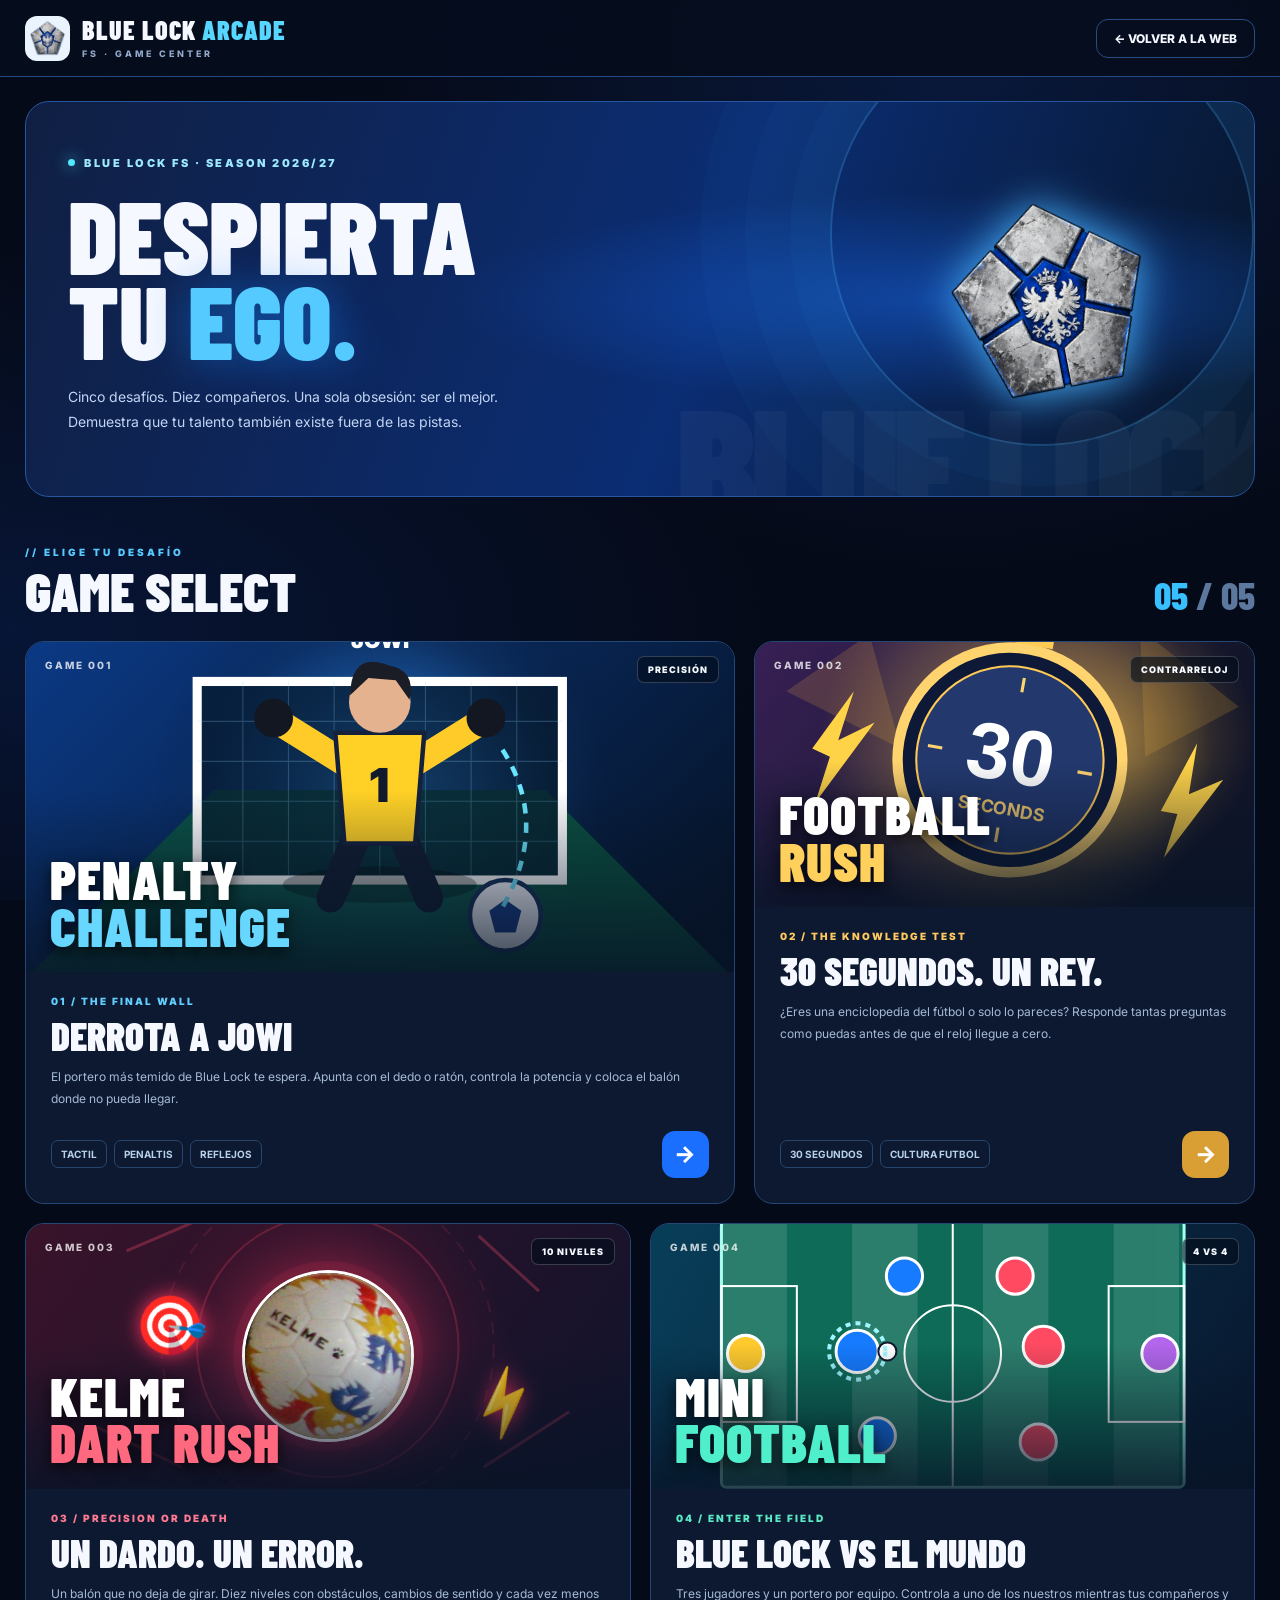
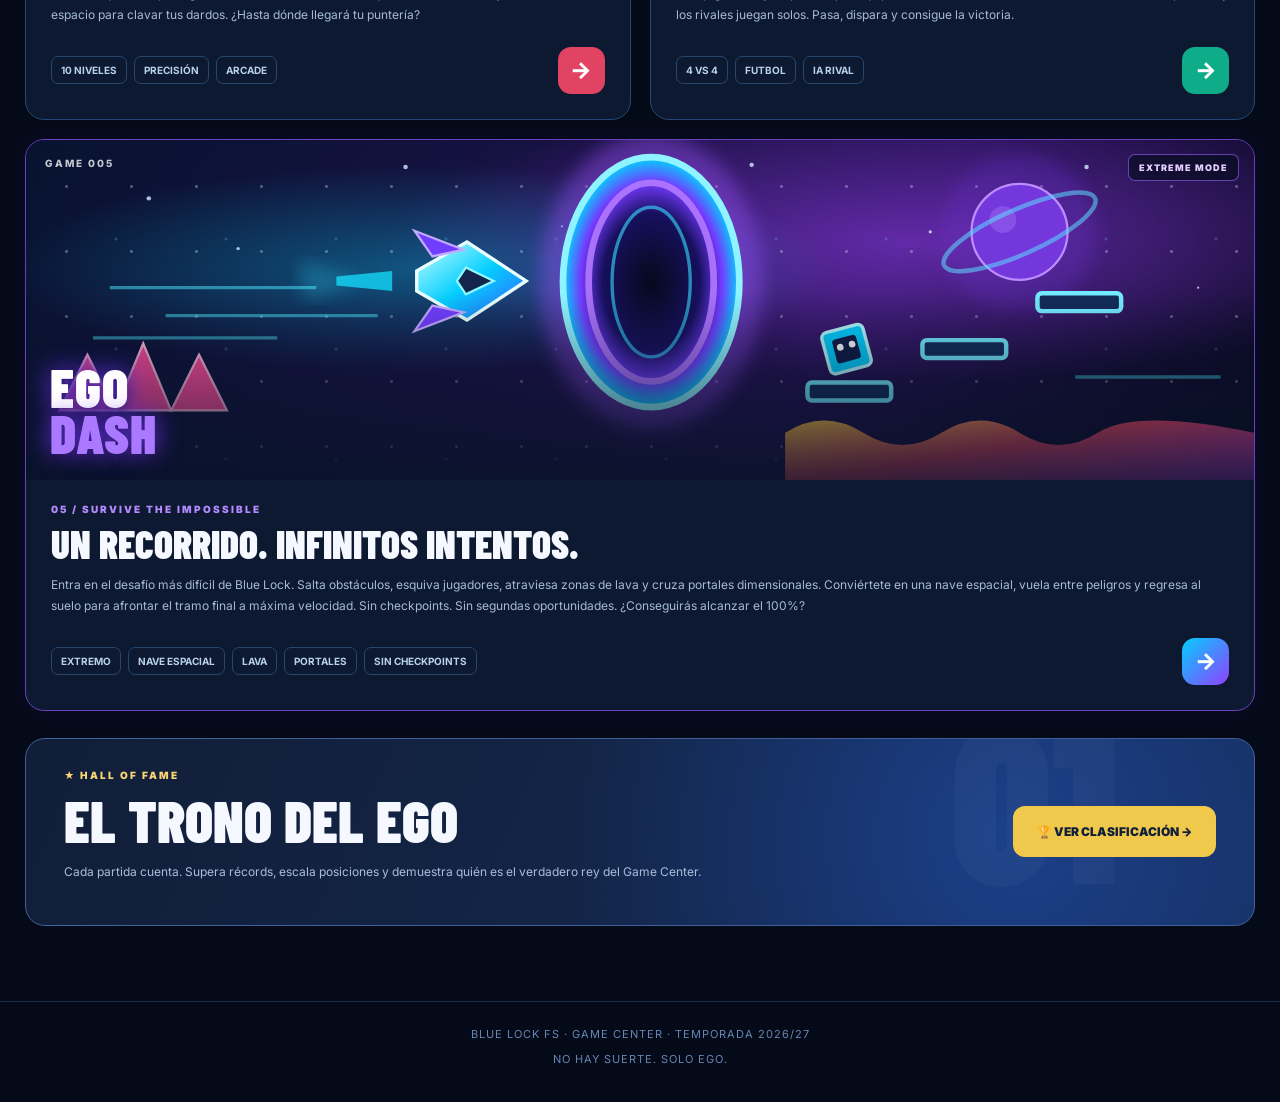
<file: juegos.html>
<!DOCTYPE html>
<html lang="es">
<head>
<meta charset="UTF-8">
<meta name="viewport" content="width=device-width, initial-scale=1">
<meta name="theme-color" content="#050a18">
<title>Blue Lock Arcade | Game Center</title>

<style>
@import url('https://fonts.googleapis.com/css2?family=Barlow+Condensed:wght@500;600;700;800;900&family=Inter:wght@400;500;600;700;800;900&display=swap');

:root {
  --bg: #050a18;
  --surface: #0d1830;
  --blue: #2176ff;
  --cyan: #57d7ff;
  --white: #f5f8ff;
  --muted: #93a9ca;
  --line: #24436c;
}
* { box-sizing: border-box; }
html { scroll-behavior: smooth; }
body {
  margin: 0;
  background: var(--bg);
  color: var(--white);
  font-family: Inter, Arial, sans-serif;
  overflow-x: hidden;
}
a { text-decoration: none; color: inherit; }
button { font: inherit; cursor: pointer; }

/* FONDO */
body::before {
  content: "";
  position: fixed;
  inset: 0;
  z-index: -2;
  pointer-events: none;
  background:
    radial-gradient(ellipse at 75% 5%, #14419c45, transparent 44%),
    radial-gradient(ellipse at 0% 70%, #0b2e7950, transparent 43%),
    #050a18;
}
body::after {
  content: "";
  position: fixed;
  inset: 0;
  z-index: -1;
  pointer-events: none;
  opacity: .13;
  background-image:
    linear-gradient(#6494df25 1px, transparent 1px),
    linear-gradient(90deg, #6494df25 1px, transparent 1px);
  background-size: 54px 54px;
  mask-image: linear-gradient(transparent, #000 35%, transparent);
}

/* CABECERA */
.arcade-header {
  position: sticky;
  top: 0;
  z-index: 50;
  background: #060d1dee;
  backdrop-filter: blur(16px);
  border-bottom: 1px solid #224a87;
}
.header-inner {
  max-width: 1300px;
  margin: auto;
  min-height: 76px;
  padding: 12px 25px;
  display: flex;
  align-items: center;
  justify-content: space-between;
  gap: 20px;
}
.logo-group {
  display: flex;
  align-items: center;
  gap: 12px;
}
.logo-group img {
  width: 45px;
  height: 45px;
  object-fit: contain;
  background: #eaf4ff;
  border-radius: 12px;
  padding: 4px;
}
.logo-title {
  font-family: 'Barlow Condensed', Impact, sans-serif;
  font-size: 26px;
  font-weight: 900;
  letter-spacing: 1px;
  line-height: 1;
}
.logo-title span { color: var(--cyan); }
.logo-sub {
  display: block;
  font-size: 9px;
  font-weight: 800;
  letter-spacing: 3px;
  color: var(--muted);
  margin-top: 5px;
}
.header-back {
  border: 1px solid #284d83;
  padding: 11px 17px;
  border-radius: 12px;
  font-size: 12px;
  font-weight: 800;
  transition: .2s;
}
.header-back:hover {
  background: #1a509a;
  border-color: #65caff;
}
.arcade-container {
  max-width: 1300px;
  margin: auto;
  padding: 0 25px 75px;
}

/* PORTADA PRINCIPAL */
.arcade-hero {
  position: relative;
  min-height: 300px;
  display: flex;
  align-items: center;
  overflow: hidden;
  padding: 48px 42px;
  margin-top: 24px;
  border-radius: 24px;
  border: 1px solid #26569d;
  background:
    radial-gradient(ellipse at 75% 50%, #1662de88, transparent 38%),
    linear-gradient(110deg, #101f43, #0b2d73 55%, #071426);
}
.arcade-hero::before {
  content: "";
  position: absolute;
  width: 420px;
  height: 420px;
  right: 0;
  top: -80px;
  border: 2px solid #4cb9ff44;
  border-radius: 50%;
  box-shadow:
    0 0 0 40px #37aaff0b,
    0 0 0 85px #37aaff09,
    0 0 0 130px #37aaff07;
}
.arcade-hero::after {
  content: "BLUE LOCK";
  position: absolute;
  right: -25px;
  bottom: -68px;
  font-family: 'Barlow Condensed', Impact, sans-serif;
  font-weight: 900;
  font-size: 170px;
  letter-spacing: -8px;
  color: #ffffff09;
  white-space: nowrap;
  pointer-events: none;
}
.hero-copy {
  position: relative;
  z-index: 2;
  max-width: 690px;
}
.hero-label {
  display: inline-flex;
  align-items: center;
  gap: 9px;
  font-size: 11px;
  font-weight: 900;
  letter-spacing: 2.5px;
  color: #9ce9ff;
}
.hero-label::before {
  content: "";
  width: 7px;
  height: 7px;
  background: #54e8ff;
  border-radius: 50%;
  box-shadow: 0 0 15px #54e8ff;
}
.arcade-hero h1 {
  font-family: 'Barlow Condensed', Impact, sans-serif;
  font-size: clamp(55px, 8vw, 112px);
  font-weight: 900;
  line-height: .83;
  margin: 22px 0;
}
.arcade-hero h1 span {
  color: #54caff;
  text-shadow: 0 0 45px #1c8aff80;
}
.arcade-hero p {
  color: #c2d5f4;
  max-width: 480px;
  font-size: 14px;
  line-height: 1.8;
}
.hero-emblem {
  position: absolute;
  right: 8%;
  top: 50%;
  transform: translateY(-50%) rotate(-11deg);
  width: 210px;
  filter: drop-shadow(0 0 22px #4ab6ff);
  animation: emblemFloat 5s ease-in-out infinite;
}
@keyframes emblemFloat {
  0%, 100% { transform: translateY(-50%) rotate(-11deg); }
  50% { transform: translateY(-55%) rotate(-7deg); }
}

/* TITULOS */
.section-heading {
  display: flex;
  align-items: flex-end;
  justify-content: space-between;
  gap: 20px;
  margin: 49px 0 23px;
}
.section-kicker {
  font-size: 10px;
  letter-spacing: 3px;
  font-weight: 900;
  color: #58caff;
}
.section-heading h2 {
  font-family: 'Barlow Condensed', Impact, sans-serif;
  font-size: clamp(36px, 5vw, 55px);
  font-weight: 900;
  margin: 5px 0 0;
  line-height: 1;
}
.section-count {
  font-family: 'Barlow Condensed', Impact, sans-serif;
  font-size: 38px;
  font-weight: 800;
  color: #5d789e;
}
.section-count span { color: #38bfff; }

/* GRID */
.games-grid {
  display: grid;
  grid-template-columns: repeat(12, minmax(0, 1fr));
  gap: 19px;
}
.game-tile {
  position: relative;
  display: flex;
  flex-direction: column;
  overflow: hidden;
  min-width: 0;
  border-radius: 19px;
  border: 1px solid #244776;
  background: #0d1930;
  transition: transform .25s, border-color .25s, box-shadow .25s;
  animation: slideIn .55s both;
}
.game-tile:hover {
  transform: translateY(-7px);
  border-color: #4cbfff;
  box-shadow: 0 22px 60px #0009, 0 0 24px #1489ff33;
}
.game-tile:focus-visible {
  outline: 3px solid #8ee4ff;
  outline-offset: 4px;
}
.game-featured { grid-column: span 7; }
.game-secondary { grid-column: span 5; }
.game-half { grid-column: span 6; }
.game-dash { grid-column: span 12; }

.game-art {
  position: relative;
  display: flex;
  align-items: center;
  justify-content: center;
  height: 265px;
  overflow: hidden;
  isolation: isolate;
}
.game-featured .game-art { height: 330px; }
.game-dash .game-art { height: 340px; }
.game-art::after {
  content: "";
  position: absolute;
  inset: 0;
  z-index: 5;
  pointer-events: none;
  background: linear-gradient(180deg, transparent 45%, #071326cc);
}
.game-art svg {
  width: 100%;
  height: 100%;
  position: absolute;
  inset: 0;
}
.game-number {
  position: absolute;
  z-index: 10;
  top: 17px;
  left: 19px;
  font-size: 10px;
  letter-spacing: 2px;
  color: #ffffffc4;
  font-weight: 800;
}
.game-type {
  position: absolute;
  z-index: 10;
  top: 14px;
  right: 15px;
  padding: 7px 10px;
  background: #030d1a99;
  border: 1px solid #ffffff30;
  border-radius: 7px;
  font-size: 9px;
  font-weight: 900;
  letter-spacing: 1px;
}

/* COLORES PORTADAS */
.penalty-art {
  background:
    radial-gradient(circle at 50% 50%, #167effbb, transparent 45%),
    linear-gradient(135deg, #0b3984, #051122);
}
.quiz-art {
  background:
    radial-gradient(circle at 72% 35%, #f3b64166, transparent 35%),
    linear-gradient(130deg, #382055, #121529 70%);
}
.dart-art {
  background:
    radial-gradient(circle at center, #df28504c, transparent 55%),
    linear-gradient(125deg, #39132a, #10132b);
}
.football-art {
  background:
    radial-gradient(circle at center, #158e8170, transparent 62%),
    linear-gradient(120deg, #083e59, #08172e);
}

/* NUEVO: EGO DASH */
.dash-art {
  background:
    radial-gradient(ellipse at 32% 38%, #04dcff55, transparent 35%),
    radial-gradient(ellipse at 72% 30%, #a143ff80, transparent 42%),
    linear-gradient(125deg, #071330, #231050 65%, #08091e);
}
.dash-art::before {
  content: "";
  position: absolute;
  inset: 0;
  background-image:
    radial-gradient(#ffffffaa 1px, transparent 2px),
    radial-gradient(#74cfff88 1px, transparent 2px);
  background-size: 65px 65px, 110px 110px;
  background-position: 8px 14px, 35px 44px;
  opacity: .45;
  animation: starsMove 10s linear infinite;
}
@keyframes starsMove {
  from { transform: translateX(0); }
  to { transform: translateX(-65px); }
}
.dash-art .art-title span { color: #ab79ff; }
.dash-art .art-title {
  text-shadow: 0 0 24px #743aff, 0 5px 15px #000c;
}
.dash-art .game-type {
  border-color: #a166ff99;
  color: #e6cdff;
}
.game-dash {
  border-color: #6742bb;
  box-shadow: 0 0 24px #622dff15;
}
.game-dash:hover {
  border-color: #b080ff;
  box-shadow: 0 22px 65px #0009, 0 0 35px #713eff66;
}

/* DARDOS */
.dart-ball {
  width: 172px;
  height: 172px;
  position: absolute;
  z-index: 3;
  top: 50%;
  left: 50%;
  transform: translate(-50%, -50%);
  border-radius: 50%;
  border: 3px solid white;
  box-shadow: 0 0 0 9px #ff436019, 0 0 55px #fa386170;
  background: #f5f5f5;
  object-fit: cover;
  animation: ballSpin 9s linear infinite;
}
@keyframes ballSpin {
  from { transform: translate(-50%, -50%) rotate(0); }
  to { transform: translate(-50%, -50%) rotate(360deg); }
}
.dart-decoration {
  position: absolute;
  z-index: 4;
  font-size: 57px;
  filter: drop-shadow(0 0 10px #ff315c);
}
.dart-one { left: 18%; top: 25%; transform: rotate(35deg); }
.dart-two { right: 15%; bottom: 20%; transform: rotate(-25deg); }

/* CONTENIDO TARJETAS */
.game-content {
  padding: 23px 25px 25px;
  display: flex;
  flex-direction: column;
  flex: 1;
}
.game-category {
  font-size: 10px;
  font-weight: 900;
  color: #62ceff;
  letter-spacing: 2px;
}
.game-content h3 {
  font-family: 'Barlow Condensed', Impact, sans-serif;
  font-size: clamp(29px, 3.5vw, 39px);
  font-weight: 900;
  margin: 9px 0 11px;
  line-height: 1;
}
.game-content p {
  color: #a5bad7;
  font-size: 12px;
  line-height: 1.8;
  margin: 0;
}
.game-bottom {
  margin-top: auto;
  padding-top: 21px;
  display: flex;
  justify-content: space-between;
  align-items: center;
  gap: 14px;
}
.game-tags {
  display: flex;
  gap: 7px;
  flex-wrap: wrap;
}
.game-tag {
  color: #b7d0eb;
  font-size: 10px;
  font-weight: 700;
  border: 1px solid #27466e;
  border-radius: 7px;
  padding: 7px 9px;
}
.play-arrow {
  width: 47px;
  height: 47px;
  border-radius: 13px;
  display: grid;
  place-items: center;
  background: #1b6fff;
  color: white;
  font-size: 23px;
  font-weight: 800;
  flex-shrink: 0;
  transition: .2s;
}
.game-tile:hover .play-arrow {
  background: #49c5ff;
  color: #06152c;
  transform: translateX(4px);
}
.art-title {
  position: absolute;
  z-index: 6;
  left: 24px;
  bottom: 23px;
  font-family: 'Barlow Condensed', Impact, sans-serif;
  font-size: clamp(30px, 5vw, 54px);
  font-weight: 900;
  line-height: .86;
  letter-spacing: 1px;
  color: white;
  text-shadow: 0 5px 15px #000b;
}
.art-title span { color: #68d7ff; }
.quiz-art .art-title span { color: #ffd05c; }
.dart-art .art-title span { color: #ff697f; }
.football-art .art-title span { color: #50efcb; }

/* RANKING */
.ranking-banner {
  position: relative;
  display: grid;
  grid-template-columns: 1fr auto;
  gap: 25px;
  align-items: center;
  overflow: hidden;
  margin-top: 27px;
  padding: 30px 38px;
  border-radius: 20px;
  border: 1px solid #41609a;
  background:
    radial-gradient(circle at 80% 50%, #2257c480, transparent 45%),
    linear-gradient(115deg, #111e38, #152b55);
}
.ranking-banner::after {
  content: "01";
  position: absolute;
  right: 135px;
  top: -75px;
  font-family: 'Barlow Condensed', Impact, sans-serif;
  font-weight: 900;
  font-size: 220px;
  color: #ffffff08;
  pointer-events: none;
}
.ranking-left { position: relative; z-index: 2; }
.ranking-label {
  color: #f9d675;
  font-size: 10px;
  font-weight: 900;
  letter-spacing: 2px;
}
.ranking-left h2 {
  font-family: 'Barlow Condensed', Impact, sans-serif;
  font-weight: 900;
  font-size: clamp(37px, 5vw, 58px);
  line-height: 1;
  margin: 10px 0;
}
.ranking-left p {
  color: #a9bddc;
  font-size: 12px;
  line-height: 1.8;
}
.ranking-button {
  position: relative;
  z-index: 2;
  padding: 18px 24px;
  border-radius: 12px;
  background: #f0c84c;
  color: #102039;
  font-weight: 900;
  font-size: 12px;
  white-space: nowrap;
  transition: .2s;
}
.ranking-button:hover {
  transform: translateY(-3px);
  background: #ffe38c;
}
.arcade-footer {
  border-top: 1px solid #172f53;
  padding: 25px 15px;
  text-align: center;
  color: #6686b4;
  font-size: 11px;
  letter-spacing: 1px;
}
@keyframes slideIn {
  from { opacity: 0; transform: translateY(20px); }
  to { opacity: 1; transform: translateY(0); }
}
.game-tile:nth-child(2) { animation-delay: .08s; }
.game-tile:nth-child(3) { animation-delay: .16s; }
.game-tile:nth-child(4) { animation-delay: .24s; }
.game-tile:nth-child(5) { animation-delay: .32s; }

/* RESPONSIVE */
@media(max-width:950px) {
  .game-featured, .game-secondary, .game-half {
    grid-column: span 6;
  }
  .game-featured .game-art { height: 265px; }
  .hero-emblem { width: 150px; right: 5%; opacity: .6; }
  .game-dash { grid-column: span 12; }
}
@media(max-width:650px) {
  .arcade-container { padding: 0 13px 50px; }
  .header-inner { padding: 10px 14px; }
  .logo-title { font-size: 21px; }
  .logo-group img { width: 37px; height: 37px; }
  .header-back { font-size: 10px; padding: 9px 11px; }
  .arcade-hero { min-height: 265px; padding: 30px 23px; margin-top: 13px; }
  .arcade-hero h1 { font-size: 66px; }
  .arcade-hero p { font-size: 12px; max-width: 270px; }
  .hero-emblem { width: 125px; right: -24px; top: 37%; opacity: .32; }
  .section-heading { margin: 36px 0 18px; }
  .game-featured, .game-secondary, .game-half, .game-dash {
    grid-column: span 12;
  }
  .game-art, .game-featured .game-art, .game-dash .game-art {
    height: 235px;
  }
  .game-content { padding: 19px; }
  .game-content h3 { font-size: 33px; }
  .art-title { font-size: 42px; }
  .ranking-banner { grid-template-columns: 1fr; padding: 25px; gap: 15px; }
  .ranking-button { text-align: center; }
}
@media(prefers-reduced-motion:reduce) {
  *, *::before, *::after {
    animation-duration: .01ms !important;
    transition-duration: .01ms !important;
  }
}
</style>
</head>

<body>

<!-- CABECERA -->
<header class="arcade-header">
  <div class="header-inner">
    <a href="index.html" class="logo-group">
      <img src="assets/logo-bluelock.png" alt="Escudo Blue Lock">
      <div>
        <div class="logo-title">BLUE LOCK <span>ARCADE</span></div>
        <small class="logo-sub">FS · GAME CENTER</small>
      </div>
    </a>
    <a href="index.html" class="header-back">← VOLVER A LA WEB</a>
  </div>
</header>

<main class="arcade-container">

<!-- PORTADA PRINCIPAL -->
<section class="arcade-hero">
  <div class="hero-copy">
    <div class="hero-label">BLUE LOCK FS · SEASON 2026/27</div>
    <h1>DESPIERTA<br>TU <span>EGO.</span></h1>
    <p>
      Cinco desafíos. Diez compañeros.
      Una sola obsesión: ser el mejor.
      Demuestra que tu talento también existe
      fuera de las pistas.
    </p>
  </div>
  <img class="hero-emblem"
       src="assets/logo-bluelock.png"
       alt="">
</section>

<!-- SELECCIÓN DE JUEGOS -->
<div class="section-heading">
  <div>
    <div class="section-kicker">// ELIGE TU DESAFÍO</div>
    <h2>GAME SELECT</h2>
  </div>
  <div class="section-count"><span>05</span> / 05</div>
</div>

<div class="games-grid">

<!-- ==================================
     JUEGO 1 - PENALTIS
=================================== -->
<a href="juegos/penaltis.html"
   class="game-tile game-featured">

  <div class="game-art penalty-art">
    <span class="game-number">GAME 001</span>
    <span class="game-type">PRECISIÓN</span>

    <svg viewBox="0 0 620 340"
         preserveAspectRatio="xMidYMid slice"
         aria-hidden="true">
      <defs>
        <radialGradient id="penaltyGlow">
          <stop stop-color="#399cff" stop-opacity=".9"/>
          <stop offset="1" stop-color="#051329" stop-opacity="0"/>
        </radialGradient>
      </defs>
      <circle cx="320" cy="160" r="210"
              fill="url(#penaltyGlow)"/>
      <!-- Campo -->
      <path d="M0 320L165 155H455L620 320"
            fill="#0c593f" opacity=".8"/>
      <!-- Portería -->
      <rect x="150" y="60" width="320" height="174"
            fill="#07192cb0" stroke="white" stroke-width="8"/>
      <!-- Red -->
      <g stroke="#90d8ff" opacity=".22">
        <path d="M190 60V234 M230 60V234 M270 60V234
                 M310 60V234 M350 60V234 M390 60V234
                 M430 60V234"/>
        <path d="M150 95H470 M150 130H470
                 M150 165H470 M150 200H470"/>
      </g>
      <!-- Portero Jowi -->
      <g transform="translate(310 150)">
        <ellipse cx="0" cy="88" rx="85" ry="16"
                 fill="#000" opacity=".3"/>
        <path d="M-17 38L-43 100 M17 38L43 100"
              stroke="#111c31" stroke-width="25"
              stroke-linecap="round"/>
        <path d="M-30 -18L-91 -56 M30 -18L91 -56"
              stroke="#ffcb29" stroke-width="23"
              stroke-linecap="round"/>
        <circle cx="-93" cy="-58" r="17" fill="#121722"/>
        <circle cx="93" cy="-58" r="17" fill="#121722"/>
        <path d="M-39 -45H39L31 52H-31Z"
              fill="#ffd126" stroke="#15213c" stroke-width="4"/>
        <text x="0" y="16" text-anchor="middle"
              font-size="41" font-weight="900"
              fill="#111a2c">1</text>
        <circle cx="0" cy="-72" r="27" fill="#e5b290"/>
        <path d="M-26 -78Q-25 -117 8 -104
                 Q32 -100 26 -74L14 -91L-10 -93Z"
              fill="#1a1c26"/>
        <text x="0" y="-119" font-size="19"
              font-weight="900" fill="white"
              text-anchor="middle">JOWI</text>
      </g>
      <!-- Balón -->
      <circle cx="420" cy="265" r="31"
              fill="#f7f9ff" stroke="#173258" stroke-width="4"/>
      <path d="M420 251L434 261L429 280H411L406 261Z"
            fill="#183d89"/>
      <path d="M418 257Q460 182 415 116"
            fill="none" stroke="#69e6ff"
            stroke-width="4" stroke-dasharray="9 8"/>
    </svg>

    <div class="art-title">
      PENALTY<br><span>CHALLENGE</span>
    </div>
  </div>

  <div class="game-content">
    <div class="game-category">01 / THE FINAL WALL</div>
    <h3>DERROTA A JOWI</h3>
    <p>
      El portero más temido de Blue Lock te espera.
      Apunta con el dedo o ratón, controla la potencia
      y coloca el balón donde no pueda llegar.
    </p>
    <div class="game-bottom">
      <div class="game-tags">
        <span class="game-tag">TACTIL</span>
        <span class="game-tag">PENALTIS</span>
        <span class="game-tag">REFLEJOS</span>
      </div>
      <span class="play-arrow">→</span>
    </div>
  </div>
</a>

<!-- ==================================
     JUEGO 2 - FOOTBALL RUSH
=================================== -->
<a href="juegos/trivial.html"
   class="game-tile game-secondary">

  <div class="game-art quiz-art">
    <span class="game-number">GAME 002</span>
    <span class="game-type">CONTRARRELOJ</span>

    <svg viewBox="0 0 480 340"
         preserveAspectRatio="xMidYMid slice"
         aria-hidden="true">
      <defs>
        <radialGradient id="quizGlow">
          <stop stop-color="#ffca55" stop-opacity=".6"/>
          <stop offset="1" stop-color="#ffca55" stop-opacity="0"/>
        </radialGradient>
      </defs>
      <circle cx="250" cy="150" r="190" fill="url(#quizGlow)"/>
      <path d="M30 90L110 35L140 145Z"
            fill="#ffba3b" opacity=".17"/>
      <path d="M370 30L465 105L375 153Z"
            fill="#ffba3b" opacity=".16"/>
      <g transform="translate(245 156) rotate(10)">
        <circle r="108" fill="#0e1938"
                stroke="#ffd36e" stroke-width="10"/>
        <circle r="90" fill="#23386d"
                stroke="#ffca55" stroke-width="2"/>
        <path d="M-22 -112V-131H22V-112"
              fill="#ffcb55"/>
        <g stroke="#ffd36e" stroke-width="3">
          <path d="M0 -80V-66 M80 0H66
                   M0 80V66 M-80 0H-66"/>
        </g>
        <text x="0" y="21" text-anchor="middle"
              font-size="76" font-weight="900"
              fill="white" font-family="Arial">30</text>
        <text x="0" y="53" text-anchor="middle"
              font-size="17" font-weight="bold"
              fill="#ffd36e">SECONDS</text>
      </g>
      <path d="M55 145L95 90L80 137L115 120
               L58 197L72 153Z" fill="#ffd348"/>
      <path d="M390 205L425 140L417 189L450 175
               L393 250L406 208Z" fill="#ffd348"/>
    </svg>

    <div class="art-title">
      FOOTBALL<br><span>RUSH</span>
    </div>
  </div>

  <div class="game-content">
    <div class="game-category" style="color:#ffc95d">
      02 / THE KNOWLEDGE TEST
    </div>
    <h3>30 SEGUNDOS. UN REY.</h3>
    <p>
      ¿Eres una enciclopedia del fútbol o solo
      lo pareces? Responde tantas preguntas
      como puedas antes de que el reloj llegue a cero.
    </p>
    <div class="game-bottom">
      <div class="game-tags">
        <span class="game-tag">30 SEGUNDOS</span>
        <span class="game-tag">CULTURA FUTBOL</span>
      </div>
      <span class="play-arrow" style="background:#d99f35">→</span>
    </div>
  </div>
</a>

<!-- ==================================
     JUEGO 3 - KELME DART RUSH
=================================== -->
<a href="juegos/adivina.html"
   class="game-tile game-half">

  <div class="game-art dart-art">
    <span class="game-number">GAME 003</span>
    <span class="game-type">10 NIVELES</span>

    <svg viewBox="0 0 600 300"
         preserveAspectRatio="xMidYMid slice"
         aria-hidden="true">
      <circle cx="300" cy="140" r="130"
              fill="none" stroke="#ff4560"
              stroke-opacity=".23" stroke-width="2"/>
      <circle cx="300" cy="140" r="165"
              fill="none" stroke="#ff4560"
              stroke-opacity=".12" stroke-width="2"
              stroke-dasharray="12 10"/>
      <path d="M100 45L170 15 M450 30L510 85
               M70 220L155 260 M455 260L540 205"
            stroke="#ff4c6b" stroke-width="3"
            opacity=".3"/>
    </svg>

    <img src="assets/balon-kelme.png"
         class="dart-ball" alt="Balón Kelme">
    <span class="dart-decoration dart-one">🎯</span>
    <span class="dart-decoration dart-two">⚡</span>

    <div class="art-title">
      KELME<br><span>DART RUSH</span>
    </div>
  </div>

  <div class="game-content">
    <div class="game-category" style="color:#ff7992">
      03 / PRECISION OR DEATH
    </div>
    <h3>UN DARDO. UN ERROR.</h3>
    <p>
      Un balón que no deja de girar.
      Diez niveles con obstáculos, cambios de sentido
      y cada vez menos espacio para clavar tus dardos.
      ¿Hasta dónde llegará tu puntería?
    </p>
    <div class="game-bottom">
      <div class="game-tags">
        <span class="game-tag">10 NIVELES</span>
        <span class="game-tag">PRECISIÓN</span>
        <span class="game-tag">ARCADE</span>
      </div>
      <span class="play-arrow" style="background:#e14362">→</span>
    </div>
  </div>
</a>

<!-- ==================================
     JUEGO 4 - MINI FOOTBALL
=================================== -->
<a href="juegos/futbol.html"
   class="game-tile game-half">

  <div class="game-art football-art">
    <span class="game-number">GAME 004</span>
    <span class="game-type">4 VS 4</span>

    <svg viewBox="0 0 600 300"
         preserveAspectRatio="xMidYMid slice"
         aria-hidden="true">
      <g transform="translate(70 15)">
        <rect x="0" y="0" width="460" height="265"
              rx="5" fill="#0d6b57"
              stroke="#a2fff0" stroke-width="3"/>
        <g opacity=".13" fill="white">
          <rect x="0" y="0" width="65" height="265"/>
          <rect x="130" y="0" width="65" height="265"/>
          <rect x="260" y="0" width="65" height="265"/>
          <rect x="390" y="0" width="65" height="265"/>
        </g>
        <path d="M230 0V265" stroke="white" stroke-width="2"/>
        <circle cx="230" cy="132" r="48"
                stroke="white" stroke-width="2" fill="none"/>
        <rect x="0" y="65" width="75" height="135"
              fill="none" stroke="white" stroke-width="2"/>
        <rect x="385" y="65" width="75" height="135"
              fill="none" stroke="white" stroke-width="2"/>

        <!-- Porteros -->
        <circle cx="24" cy="132" r="18"
                fill="#ffca2d" stroke="white" stroke-width="3"/>
        <circle cx="436" cy="132" r="18"
                fill="#b366ec" stroke="white" stroke-width="3"/>

        <!-- Azules -->
        <circle cx="135" cy="130" r="21"
                fill="#167bff" stroke="white" stroke-width="3"/>
        <circle cx="182" cy="55" r="18"
                fill="#167bff" stroke="white" stroke-width="3"/>
        <circle cx="155" cy="214" r="18"
                fill="#167bff" stroke="white" stroke-width="3"/>

        <!-- Rivales -->
        <circle cx="320" cy="125" r="20"
                fill="#ff4a62" stroke="white" stroke-width="3"/>
        <circle cx="292" cy="55" r="18"
                fill="#ff4a62" stroke="white" stroke-width="3"/>
        <circle cx="315" cy="220" r="18"
                fill="#ff4a62" stroke="white" stroke-width="3"/>

        <circle cx="165" cy="130" r="9"
                fill="white" stroke="#10182d" stroke-width="2"/>
        <circle cx="135" cy="130" r="28"
                fill="none" stroke="#a0f6ff"
                stroke-width="4" stroke-dasharray="5 5"/>
      </g>
    </svg>

    <div class="art-title">
      MINI<br><span>FOOTBALL</span>
    </div>
  </div>

  <div class="game-content">
    <div class="game-category" style="color:#5aebc6">
      04 / ENTER THE FIELD
    </div>
    <h3>BLUE LOCK VS EL MUNDO</h3>
    <p>
      Tres jugadores y un portero por equipo.
      Controla a uno de los nuestros mientras
      tus compañeros y los rivales juegan solos.
      Pasa, dispara y consigue la victoria.
    </p>
    <div class="game-bottom">
      <div class="game-tags">
        <span class="game-tag">4 VS 4</span>
        <span class="game-tag">FUTBOL</span>
        <span class="game-tag">IA RIVAL</span>
      </div>
      <span class="play-arrow" style="background:#0eac89">→</span>
    </div>
  </div>
</a>

<!-- ==================================
     JUEGO 5 - EGO DASH
     NUEVO MINIJUEGO
=================================== -->
<a href="juegos/ego_dash.html"
   class="game-tile game-dash">

  <div class="game-art dash-art">
    <span class="game-number">GAME 005</span>
    <span class="game-type">EXTREME MODE</span>

    <!-- PORTADA ESPACIAL -->
    <svg viewBox="0 0 1100 340"
         preserveAspectRatio="xMidYMid slice"
         aria-hidden="true">

      <defs>
        <radialGradient id="dashPortal">
          <stop offset="0" stop-color="#06091c"/>
          <stop offset=".55" stop-color="#17105e"/>
          <stop offset=".8" stop-color="#743aff"/>
          <stop offset="1" stop-color="#00d5ff"/>
        </radialGradient>
        <linearGradient id="dashLava" x1="0" y1="0" x2="1" y2="1">
          <stop offset="0" stop-color="#ffcf43"/>
          <stop offset=".4" stop-color="#ff4967"/>
          <stop offset="1" stop-color="#a52dff"/>
        </linearGradient>
        <linearGradient id="dashShip" x1="0" y1="0" x2="1" y2="1">
          <stop offset="0" stop-color="#c9ffff"/>
          <stop offset=".5" stop-color="#05cfff"/>
          <stop offset="1" stop-color="#3756ff"/>
        </linearGradient>
        <filter id="dashGlow">
          <feGaussianBlur stdDeviation="8"/>
        </filter>
      </defs>

      <!-- ESTRELLAS -->
      <g fill="#d8eaff" opacity=".8">
        <circle cx="110" cy="70" r="2"/>
        <circle cx="190" cy="115" r="1.5"/>
        <circle cx="340" cy="42" r="2"/>
        <circle cx="480" cy="95" r="1"/>
        <circle cx="650" cy="40" r="2"/>
        <circle cx="810" cy="100" r="1.5"/>
        <circle cx="950" cy="42" r="2"/>
        <circle cx="1050" cy="150" r="1"/>
        <circle cx="560" cy="170" r="1.5"/>
      </g>

      <!-- PLANETA -->
      <circle cx="890" cy="100" r="70"
              fill="#813dff" opacity=".18"
              filter="url(#dashGlow)"/>
      <circle cx="890" cy="100" r="43"
              fill="#7337dc" stroke="#bd8cff"
              stroke-width="2"/>
      <circle cx="875" cy="89" r="12"
              fill="#b68cff" opacity=".3"/>
      <ellipse cx="890" cy="100" rx="74" ry="20"
               fill="none" stroke="#5bdcff"
               stroke-width="4" opacity=".55"
               transform="rotate(-24 890 100)"/>

      <!-- PORTAL CENTRAL -->
      <ellipse cx="560" cy="145" rx="100" ry="133"
               fill="#9e54ff" opacity=".4"
               filter="url(#dashGlow)"/>
      <ellipse cx="560" cy="145" rx="79" ry="112"
               fill="url(#dashPortal)"
               stroke="#8ff4ff" stroke-width="6"/>
      <ellipse cx="560" cy="145" rx="56" ry="89"
               fill="none" stroke="#b379ff"
               stroke-width="6" opacity=".9"/>
      <ellipse cx="560" cy="145" rx="35" ry="67"
               fill="none" stroke="#36dfff"
               stroke-width="3" opacity=".6"/>

      <!-- NAVE -->
      <g transform="translate(390 144)">
        <path d="M-85 0L-145 -18L-140 18Z"
              fill="#39dfff" opacity=".25"
              filter="url(#dashGlow)"/>
        <path d="M-62 -9L-112 -4L-112 4L-62 9Z"
              fill="#14dfff" opacity=".75"/>
        <path d="M-40 -9L5 -35L58 0L5 35L-40 9Z"
              fill="url(#dashShip)"
              stroke="#e9ffff" stroke-width="3"/>
        <path d="M4 -12L29 0L4 12L-4 0Z"
              fill="#13254d" stroke="#8ffaff" stroke-width="2"/>
        <path d="M-26 -22L-42 -45L2 -28Z"
              fill="#703eff" stroke="#c3aaff" stroke-width="2"/>
        <path d="M-26 22L-42 45L2 28Z"
              fill="#703eff" stroke="#c3aaff" stroke-width="2"/>
      </g>

      <!-- PINCHOS -->
      <g fill="#ff4b9c" stroke="#ffb9dc" stroke-width="2">
        <path d="M30 260L55 210L80 260Z"/>
        <path d="M80 260L105 200L130 260Z"/>
        <path d="M130 260L155 210L180 260Z"/>
      </g>

      <!-- ESCALERAS Y LAVA -->
      <path d="M680 280Q715 258 750 280
               T820 280T890 280T960 280T1100 280
               V340H680Z"
            fill="url(#dashLava)"/>
      <g stroke="#73eaff" stroke-width="4" fill="#132c58">
        <rect x="700" y="235" width="75" height="16" rx="4"/>
        <rect x="803" y="197" width="75" height="16" rx="4"/>
        <rect x="906" y="155" width="75" height="16" rx="4"/>
      </g>

      <!-- CUADRADO -->
      <g transform="translate(735 205) rotate(-15)">
        <rect x="-19" y="-19" width="38" height="38"
              rx="5" fill="#02cfff"
              stroke="#b6f9ff" stroke-width="3"/>
        <rect x="-11" y="-11" width="22" height="22"
              rx="3" fill="#101b45"/>
        <circle cx="-5" cy="-3" r="3" fill="white"/>
        <circle cx="6" cy="-3" r="3" fill="white"/>
      </g>

      <!-- VELOCIDAD -->
      <g stroke="#4eeaff" stroke-width="3" opacity=".5">
        <path d="M75 150H260"/>
        <path d="M125 175H315"/>
        <path d="M60 195H225"/>
        <path d="M940 230H1070"/>
      </g>

    </svg>

    <div class="art-title">
      EGO<br><span>DASH</span>
    </div>
  </div>

  <div class="game-content">
    <div class="game-category" style="color:#b38aff">
      05 / SURVIVE THE IMPOSSIBLE
    </div>

    <h3>UN RECORRIDO. INFINITOS INTENTOS.</h3>

    <p>
      Entra en el desafío más difícil de Blue Lock.
      Salta obstáculos, esquiva jugadores, atraviesa
      zonas de lava y cruza portales dimensionales.
      Conviértete en una nave espacial, vuela entre
      peligros y regresa al suelo para afrontar
      el tramo final a máxima velocidad.
      Sin checkpoints. Sin segundas oportunidades.
      ¿Conseguirás alcanzar el 100%?
    </p>

    <div class="game-bottom">
      <div class="game-tags">
        <span class="game-tag">EXTREMO</span>
        <span class="game-tag">NAVE ESPACIAL</span>
        <span class="game-tag">LAVA</span>
        <span class="game-tag">PORTALES</span>
        <span class="game-tag">SIN CHECKPOINTS</span>
      </div>

      <span class="play-arrow"
            style="background:linear-gradient(135deg,#03cfff,#9140ff)">
        →
      </span>
    </div>
  </div>
</a>

</div>
<!-- FIN GRID JUEGOS -->

<!-- RANKING GENERAL -->
<section class="ranking-banner">
  <div class="ranking-left">
    <div class="ranking-label">★ HALL OF FAME</div>
    <h2>EL TRONO DEL EGO</h2>
    <p>
      Cada partida cuenta.
      Supera récords, escala posiciones
      y demuestra quién es el verdadero
      rey del Game Center.
    </p>
  </div>
  <a href="juegos/ranking.html" class="ranking-button">
    🏆 VER CLASIFICACIÓN →
  </a>
</section>

</main>

<footer class="arcade-footer">
  BLUE LOCK FS · GAME CENTER · TEMPORADA 2026/27
  <p>NO HAY SUERTE. SOLO EGO.</p>
</footer>

</body>
</html>
</file>
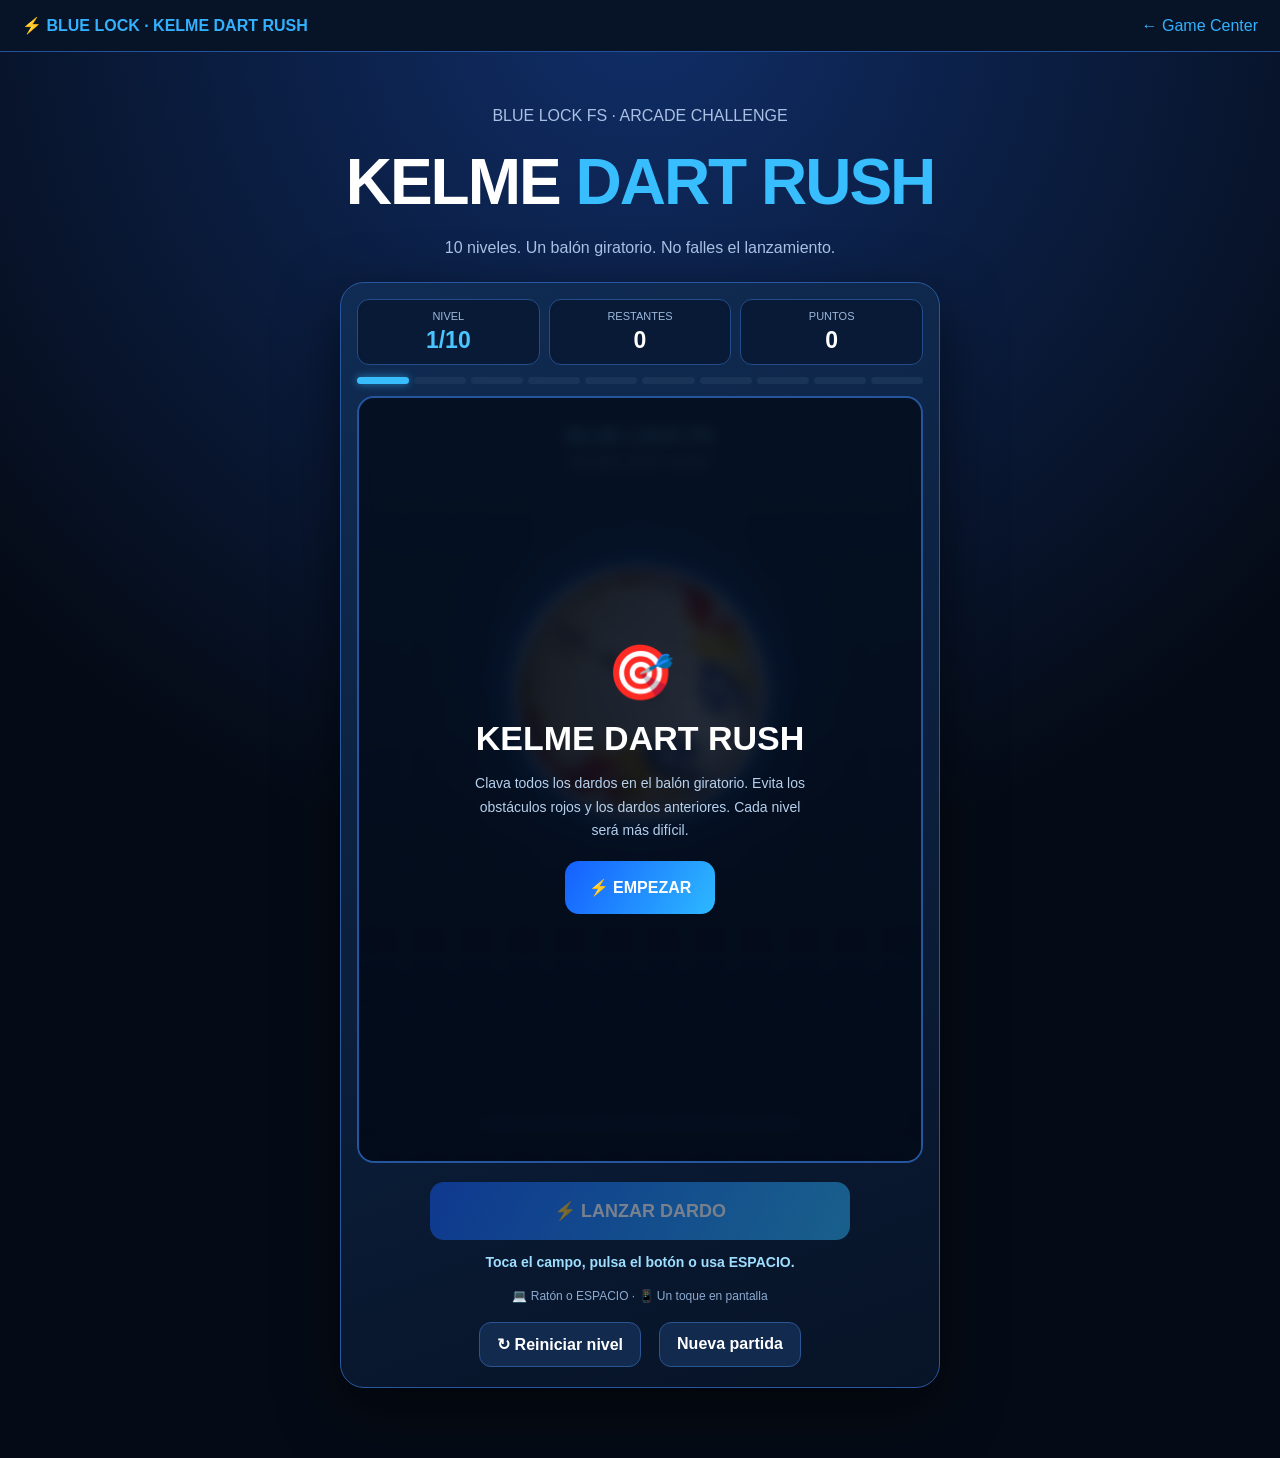
<file: juegos/adivina.html>
<!DOCTYPE html>
<html lang="es">
<head>
<meta charset="UTF-8">
<meta name="viewport" content="width=device-width, initial-scale=1">
<title>Kelme Dart Rush | Blue Lock FS</title>
<link rel="stylesheet" href="estilo.css">

<style>
:root {
  --accent:#38bdff;
  --dark:#071326;
  --panel:#0b2040;
}

.dart-page {
  max-width:950px;
  margin:auto;
}

.dart-heading {
  text-align:center;
  margin-bottom:22px;
}

.dart-heading h1 {
  font-size:clamp(2.3rem,6vw,4rem);
  color:white;
  margin:10px 0;
  letter-spacing:-2px;
}

.dart-heading h1 span {
  color:var(--accent);
}

.dart-heading p {
  color:#a8c1e3;
}

.game-shell {
  max-width:600px;
  margin:auto;
  padding:16px;
  background:linear-gradient(160deg,#102c54,#071326);
  border:1px solid #2858a0;
  border-radius:24px;
  box-shadow:0 20px 60px #0008;
}

.dart-stats {
  display:grid;
  grid-template-columns:repeat(3,1fr);
  gap:9px;
  margin-bottom:12px;
}

.dart-stat {
  background:#081a35;
  border:1px solid #244c88;
  padding:10px 5px;
  border-radius:12px;
  text-align:center;
}

.dart-stat small {
  display:block;
  color:#9db9dc;
  font-size:11px;
  text-transform:uppercase;
  margin-bottom:5px;
}

.dart-stat strong {
  color:white;
  font-size:23px;
}

.dart-stat:first-child strong {
  color:#4bc5ff;
}

.dart-arena {
  position:relative;
  width:100%;
  overflow:hidden;
  border-radius:17px;
  border:2px solid #25569d;
  background:#06162c;
  touch-action:manipulation;
}

#dartCanvas {
  display:block;
  width:100%;
  height:auto;
  border:0;
  margin:0;
  border-radius:0;
  background:transparent;
  touch-action:manipulation;
  cursor:crosshair;
}

.game-overlay {
  position:absolute;
  inset:0;
  z-index:5;
  background:rgba(4,12,26,.85);
  backdrop-filter:blur(7px);
  display:flex;
  align-items:center;
  justify-content:center;
  text-align:center;
  padding:22px;
}

.overlay-content {
  max-width:350px;
}

.overlay-icon {
  font-size:54px;
  margin-bottom:15px;
}

.overlay-content h2 {
  color:white;
  font-size:clamp(25px,5vw,34px);
  line-height:1.15;
  margin:10px 0;
}

.overlay-content p {
  color:#b7d0ec;
  line-height:1.7;
  font-size:14px;
}

.dart-button {
  border:0;
  color:white;
  background:linear-gradient(120deg,#155fff,#2db9ff);
  padding:15px 24px;
  font-size:16px;
  font-weight:900;
  border-radius:14px;
  min-height:53px;
}

.dart-button:hover {
  filter:brightness(1.15);
}

.dart-button:disabled {
  opacity:.45;
  cursor:not-allowed;
}

.dart-controls {
  display:flex;
  flex-direction:column;
  align-items:center;
  gap:10px;
  padding-top:15px;
}

#shootButton {
  width:100%;
  max-width:420px;
  min-height:58px;
  font-size:18px;
}

.dart-message {
  text-align:center;
  color:#9edfff;
  font-size:14px;
  min-height:25px;
  font-weight:700;
}

.dart-hint {
  text-align:center;
  font-size:12px;
  color:#8caacf;
  margin-top:10px;
}

.hidden {
  display:none!important;
}

.level-indicators {
  display:grid;
  grid-template-columns:repeat(10,1fr);
  gap:5px;
  margin:12px 0;
}

.level-indicators div {
  height:7px;
  background:#1a3458;
  border-radius:10px;
}

.level-indicators .done {
  background:#28d6a0;
}

.level-indicators .current {
  background:#38bdff;
  box-shadow:0 0 9px #38bdff99;
}

.game-footer {
  margin-top:15px;
  display:flex;
  justify-content:center;
  flex-wrap:wrap;
  gap:10px;
}

.game-footer button {
  background:#112a4d;
  border:1px solid #2b5592;
}

@media(max-width:600px) {
  main {
    padding:18px 10px 45px;
  }

  .game-shell {
    padding:9px;
    border-radius:17px;
  }

  .dart-stat strong {
    font-size:19px;
  }

  .dart-heading h1 {
    letter-spacing:-1px;
  }

  .overlay-content p {
    font-size:13px;
  }
}
</style>
</head>

<body>

<header>
  <strong>⚡ BLUE LOCK · KELME DART RUSH</strong>
  <a href="../juegos.html">← Game Center</a>
</header>

<main class="dart-page">

  <div class="dart-heading">
    <p>BLUE LOCK FS · ARCADE CHALLENGE</p>
    <h1>KELME <span>DART RUSH</span></h1>
    <p>
      10 niveles. Un balón giratorio.
      No falles el lanzamiento.
    </p>
  </div>

  <div class="game-shell">

    <div class="dart-stats">
      <div class="dart-stat">
        <small>Nivel</small>
        <strong id="levelText">1/10</strong>
      </div>

      <div class="dart-stat">
        <small>Restantes</small>
        <strong id="remainingText">5</strong>
      </div>

      <div class="dart-stat">
        <small>Puntos</small>
        <strong id="scoreText">0</strong>
      </div>
    </div>

    <div class="level-indicators"
         id="levelIndicators"></div>

    <div class="dart-arena">

      <canvas id="dartCanvas"
              width="420"
              height="570"
              aria-label="Juego de lanzar dardos a un balón giratorio">
      </canvas>

      <div class="game-overlay" id="gameOverlay">
        <div class="overlay-content">
          <div class="overlay-icon" id="overlayIcon">🎯</div>
          <h2 id="overlayTitle">
            ¿PREPARADO?
          </h2>
          <p id="overlayDescription">
            Toca la pantalla para lanzar dardos
            al balón. Evita los obstáculos rojos
            y los dardos que ya hayas clavado.
          </p>
          <button class="dart-button"
                  id="overlayButton">
            EMPEZAR
          </button>
        </div>
      </div>

    </div>

    <div class="dart-controls">
      <button class="dart-button"
              id="shootButton">
        ⚡ LANZAR DARDO
      </button>

      <div class="dart-message" id="messageText">
        Toca el campo, pulsa el botón o usa ESPACIO.
      </div>
    </div>

    <div class="dart-hint">
      💻 Ratón o ESPACIO · 📱 Un toque en pantalla
    </div>

    <div class="game-footer">
      <button id="restartButton">
        ↻ Reiniciar nivel
      </button>
      <button id="newGameButton">
        Nueva partida
      </button>
    </div>

  </div>

</main>

<script src="comun.js"></script>

<script>
"use strict";

/* =====================================
   CONFIGURACIÓN DE LOS DIEZ NIVELES
===================================== */

const LEVELS = [
  { darts:5,  obstacles:0, speed:0.75, reverse:0 },
  { darts:6,  obstacles:1, speed:1.05, reverse:0 },
  { darts:7,  obstacles:2, speed:1.35, reverse:0 },
  { darts:8,  obstacles:2, speed:1.55, reverse:5.0 },
  { darts:9,  obstacles:3, speed:1.85, reverse:0 },
  { darts:10, obstacles:3, speed:2.05, reverse:4.1 },
  { darts:11, obstacles:4, speed:2.35, reverse:0 },
  { darts:12, obstacles:4, speed:2.65, reverse:3.1 },
  { darts:13, obstacles:5, speed:2.95, reverse:3.4 },
  { darts:15, obstacles:6, speed:3.25, reverse:2.4 }
];

const canvas = document.getElementById("dartCanvas");
const ctx = canvas.getContext("2d");

const W = canvas.width;
const H = canvas.height;

const CX = 210;
const CY = 220;
const R = 92;

const TAU = Math.PI * 2;
const IMPACT_ANGLE = Math.PI / 2;

const PROJECTILE_START = 515;
const PROJECTILE_TARGET = CY + R + 5;
const PROJECTILE_SPEED = 850;

const DART_LENGTH = 48;
const COLLISION_ANGLE = 0.225;

const ballImage = new Image();
ballImage.src = "../assets/balon-kelme.png";

let ballLoaded = false;

ballImage.onload = () => {
  ballLoaded = true;
};

ballImage.onerror = () => {
  ballLoaded = false;
};

/* =====================================
   VARIABLES DEL JUEGO
===================================== */

let level = 0;
let score = 0;
let throwsLeft = 0;

let rotation = 0;
let direction = 1;
let rotationSpeed = 0;

let hazards = [];
let stuckDarts = [];

let projectile = null;
let particles = [];

let state = "menu";

let lastTime = 0;
let levelTime = 0;
let nextReverse = Infinity;
let transitionTime = 0;
let messageTime = 0;

let animationId = null;
let savedFinalScore = false;

const ui = {
  level: document.getElementById("levelText"),
  remaining: document.getElementById("remainingText"),
  score: document.getElementById("scoreText"),
  indicators: document.getElementById("levelIndicators"),
  message: document.getElementById("messageText"),
  overlay: document.getElementById("gameOverlay"),
  icon: document.getElementById("overlayIcon"),
  title: document.getElementById("overlayTitle"),
  description: document.getElementById("overlayDescription"),
  overlayButton: document.getElementById("overlayButton"),
  shootButton: document.getElementById("shootButton")
};

/* =====================================
   FUNCIONES MATEMÁTICAS
===================================== */

function random(min,max) {
  return min + Math.random() * (max-min);
}

function normalizeAngle(angle) {
  return ((angle % TAU) + TAU) % TAU;
}

function angleDistance(a,b) {
  return Math.abs(
    Math.atan2(Math.sin(a-b),Math.cos(a-b))
  );
}

function angularPosition(localAngle) {
  return normalizeAngle(localAngle + rotation);
}

function positionOnCircle(angle,radius) {
  return {
    x:CX + Math.cos(angle)*radius,
    y:CY + Math.sin(angle)*radius
  };
}

/* =====================================
   MARCADOR
===================================== */

function updateUI() {
  ui.level.textContent = (level+1) + "/10";
  ui.remaining.textContent = throwsLeft;
  ui.score.textContent = score;

  ui.indicators.innerHTML = "";

  for(let i=0;i<10;i++) {
    const item = document.createElement("div");

    if(i<level) {
      item.className = "done";
    } else if(i===level) {
      item.className = "current";
    }

    ui.indicators.appendChild(item);
  }
}

function showMessage(text,duration=1.4) {
  ui.message.textContent = text;
  messageTime = duration;
}

/* =====================================
   PANTALLAS
===================================== */

function showOverlay(icon,title,description,buttonText,action) {
  ui.overlay.classList.remove("hidden");

  ui.icon.textContent = icon;
  ui.title.textContent = title;
  ui.description.textContent = description;
  ui.overlayButton.textContent = buttonText;

  ui.overlayButton.onclick = action;
}

function hideOverlay() {
  ui.overlay.classList.add("hidden");
}

function updateShootButton() {
  ui.shootButton.disabled =
    state !== "playing" || projectile !== null;
}

/* =====================================
   CREAR OBSTÁCULOS
===================================== */

function createHazards(count) {
  hazards = [];

  if(count===0) return;

  // Distribuir obstáculos por el perímetro.
  // Evitar que queden excesivamente juntos.
  const offset = random(0,TAU);

  for(let i=0;i<count;i++) {
    const angle =
      offset + (TAU*i/count) +
      random(-0.13,0.13);

    hazards.push({
      angle: normalizeAngle(angle)
    });
  }
}

/* =====================================
   PREPARAR NIVEL
===================================== */

function setupLevel(index) {
  level = index;

  const config = LEVELS[level];

  throwsLeft = config.darts;
  rotationSpeed = config.speed;

  rotation = 0;
  direction = Math.random()<0.5 ? 1 : -1;

  stuckDarts = [];
  particles = [];
  projectile = null;

  createHazards(config.obstacles);

  levelTime = 0;
  nextReverse = config.reverse || Infinity;

  transitionTime = 0;
  state = "playing";

  hideOverlay();
  updateUI();
  updateShootButton();

  showMessage(
    "NIVEL " + (level+1) +
    " · Clava " + config.darts + " dardos."
  );
}

function startGame() {
  score = 0;
  savedFinalScore = false;
  setupLevel(0);
}

/* =====================================
   LANZAR DARDO
===================================== */

function shoot() {
  if(state!=="playing" || projectile) return;

  projectile = {
    y:PROJECTILE_START,
    previousY:PROJECTILE_START
  };

  updateShootButton();
}

/* =====================================
   COLISIONES
===================================== */

function detectCollision() {
  // El dardo siempre llega desde abajo.
  const impactAngle = IMPACT_ANGLE;

  // Obstáculos rojos fijados al balón.
  for(const obstacle of hazards) {
    const worldAngle = angularPosition(obstacle.angle);

    if(angleDistance(worldAngle,impactAngle)<COLLISION_ANGLE+0.045) {
      return "obstacle";
    }
  }

  // Dardos clavados anteriormente.
  for(const dart of stuckDarts) {
    const worldAngle = angularPosition(dart.angle);

    if(angleDistance(worldAngle,impactAngle)<COLLISION_ANGLE) {
      return "dart";
    }
  }

  return null;
}

/* =====================================
   IMPACTO DEL DARDO
===================================== */

function impact() {
  const collision = detectCollision();

  projectile = null;

  if(collision) {
    loseLevel(collision);
    return;
  }

  // Guardamos el ángulo respecto al balón.
  // Así el dardo girará unido a él.
  const localAngle = normalizeAngle(
    IMPACT_ANGLE - rotation
  );

  stuckDarts.push({
    angle:localAngle
  });

  throwsLeft--;
  score += 100 + level*20;

  createParticles(
    CX,
    CY+R,
    "#5ee8ff",
    12
  );

  updateUI();

  if(throwsLeft===0) {
    winLevel();
  } else {
    showMessage("🎯 ¡CLAVADO! " + throwsLeft + " restantes.",0.8);
    updateShootButton();
  }
}

/* =====================================
   PERDER UN NIVEL
===================================== */

function loseLevel(reason) {
  state = "lost";
  transitionTime = 0;

  createParticles(
    CX,
    CY+R,
    "#ff4367",
    24
  );

  updateShootButton();

  const text = reason==="obstacle"
    ? "Has golpeado un obstáculo rojo."
    : "Has golpeado un dardo que ya estaba clavado.";

  showOverlay(
    "💥",
    "¡HAS FALLADO!",
    text + " Repite el nivel " +
      (level+1) + " e inténtalo de nuevo.",
    "↻ REINTENTAR",
    () => setupLevel(level)
  );
}

/* =====================================
   SUPERAR NIVEL
===================================== */

function winLevel() {
  state = "won";

  score += 250*(level+1);

  createParticles(
    CX,
    CY,
    "#33b1ff",
    40
  );

  updateUI();
  updateShootButton();

  if(level===9) {
    completeGame();
    return;
  }

  showOverlay(
    "🏆",
    "¡NIVEL SUPERADO!",
    "Has completado el nivel " +
      (level+1) +
      ". ¡Prepárate para un balón más peligroso!",
    "SIGUIENTE NIVEL →",
    () => setupLevel(level+1)
  );
}

/* =====================================
   COMPLETAR LOS DIEZ NIVELES
===================================== */

function completeGame() {
  state = "completed";

  showOverlay(
    "👑",
    "¡ERES EL REY DE LOS DARDOS!",
    "Has superado los 10 niveles. " +
      "Puntuación final: " + score +
      " puntos. ¡Ego desbloqueado!",
    "JUGAR OTRA VEZ",
    startGame
  );

  if(!savedFinalScore) {
    savedFinalScore = true;

    if(typeof guardarResultado==="function") {
      // Compatible con el ranking anterior.
      guardarResultado("Dardos",score);
    }
  }
}

/* =====================================
   PARTÍCULAS VISUALES
===================================== */

function createParticles(x,y,color,count) {
  for(let i=0;i<count;i++) {
    const angle = random(0,TAU);
    const speed = random(70,240);

    particles.push({
      x,y,
      vx:Math.cos(angle)*speed,
      vy:Math.sin(angle)*speed,
      life:random(0.35,0.9),
      maxLife:0.9,
      color,
      size:random(2,5)
    });
  }
}

function updateParticles(dt) {
  particles.forEach(p => {
    p.x += p.vx*dt;
    p.y += p.vy*dt;
    p.vy += 130*dt;
    p.life -= dt;
  });

  particles = particles.filter(p => p.life>0);
}

function drawParticles() {
  particles.forEach(p => {
    ctx.globalAlpha = Math.max(0,p.life/p.maxLife);
    ctx.fillStyle = p.color;
    ctx.beginPath();
    ctx.arc(p.x,p.y,p.size,0,TAU);
    ctx.fill();
  });

  ctx.globalAlpha = 1;
}

/* =====================================
   DIBUJAR FONDO
===================================== */

function drawBackground() {
  const gradient = ctx.createLinearGradient(0,0,0,H);

  gradient.addColorStop(0,"#102e58");
  gradient.addColorStop(0.55,"#08172d");
  gradient.addColorStop(1,"#050d1e");

  ctx.fillStyle = gradient;
  ctx.fillRect(0,0,W,H);

  // Líneas futuristas.
  ctx.strokeStyle = "#1c4c8640";
  ctx.lineWidth = 1;

  for(let x=0;x<W;x+=35) {
    ctx.beginPath();
    ctx.moveTo(x,0);
    ctx.lineTo(x,H);
    ctx.stroke();
  }

  for(let y=0;y<H;y+=35) {
    ctx.beginPath();
    ctx.moveTo(0,y);
    ctx.lineTo(W,y);
    ctx.stroke();
  }

  // Halo detrás del balón.
  const glow = ctx.createRadialGradient(
    CX,CY,25,
    CX,CY,165
  );

  glow.addColorStop(0,"#176dff55");
  glow.addColorStop(1,"#176dff00");

  ctx.fillStyle = glow;
  ctx.beginPath();
  ctx.arc(CX,CY,165,0,TAU);
  ctx.fill();

  // Encabezado.
  ctx.font = "bold 15px Arial";
  ctx.textAlign = "center";
  ctx.fillStyle = "#70cfff";
  ctx.fillText("BLUE LOCK FS",CX,33);

  ctx.font = "11px Arial";
  ctx.fillStyle = "#8daacf";
  ctx.fillText("KELME DART RUSH",CX,52);

  // Plataforma del lanzador.
  ctx.fillStyle = "#102d54";
  ctx.fillRect(90,540,240,5);
}

/* =====================================
   BALÓN GIRATORIO
===================================== */

function drawBall() {
  ctx.save();

  ctx.translate(CX,CY);

  // Sombra y halo.
  ctx.shadowColor = "#248aff";
  ctx.shadowBlur = 24;

  ctx.beginPath();
  ctx.arc(0,0,R,0,TAU);
  ctx.fillStyle = "#dde5f0";
  ctx.fill();

  ctx.shadowBlur = 0;

  // Girar la imagen junto con el balón.
  ctx.rotate(rotation);

  ctx.save();

  ctx.beginPath();
  ctx.arc(0,0,R-2,0,TAU);
  ctx.clip();

  if(ballLoaded) {
    ctx.drawImage(
      ballImage,
      -R,-R,
      R*2,R*2
    );
  } else {
    // Balón de reserva si no se encuentra la foto.
    ctx.fillStyle = "#eef3fb";
    ctx.fillRect(-R,-R,R*2,R*2);

    for(let i=0;i<6;i++) {
      ctx.save();
      ctx.rotate(i*TAU/6);

      ctx.fillStyle =
        ["#e52f45","#f4b719","#124fbc"][i%3];

      ctx.beginPath();
      ctx.ellipse(45,5,37,17,0,0,TAU);
      ctx.fill();

      ctx.restore();
    }

    ctx.fillStyle="#1b2945";
    ctx.font="bold 21px Arial";
    ctx.textAlign="center";
    ctx.fillText("KELME",0,5);
  }

  ctx.restore();

  // Borde del balón.
  ctx.strokeStyle = "#f4f8ff";
  ctx.lineWidth = 3;
  ctx.beginPath();
  ctx.arc(0,0,R,0,TAU);
  ctx.stroke();

  // Sombreado esférico.
  const sphere = ctx.createRadialGradient(
    -25,-30,12,
    0,0,R
  );

  sphere.addColorStop(0,"#ffffff20");
  sphere.addColorStop(0.65,"#00000000");
  sphere.addColorStop(1,"#00000055");

  ctx.fillStyle = sphere;
  ctx.beginPath();
  ctx.arc(0,0,R,0,TAU);
  ctx.fill();

  ctx.restore();
}

/* =====================================
   DIBUJAR DARDO CLAVADO
===================================== */

function drawDartAt(angle,color="#eaf5ff") {
  const pos = positionOnCircle(angle,R+3);

  ctx.save();

  ctx.translate(pos.x,pos.y);
  ctx.rotate(angle+Math.PI/2);

  // Punta dentro del balón.
  ctx.strokeStyle = "#d9f3ff";
  ctx.lineWidth = 3;

  ctx.beginPath();
  ctx.moveTo(0,-7);
  ctx.lineTo(0,34);
  ctx.stroke();

  // Punta.
  ctx.fillStyle = "#ffffff";
  ctx.beginPath();
  ctx.moveTo(0,-11);
  ctx.lineTo(-4,0);
  ctx.lineTo(4,0);
  ctx.closePath();
  ctx.fill();

  // Plumas.
  ctx.fillStyle = color;

  ctx.beginPath();
  ctx.moveTo(0,24);
  ctx.lineTo(-11,43);
  ctx.lineTo(0,38);
  ctx.lineTo(11,43);
  ctx.closePath();
  ctx.fill();

  ctx.restore();
}

/* =====================================
   OBSTÁCULOS ROJOS
===================================== */

function drawHazard(angle) {
  const pos = positionOnCircle(angle,R+10);

  ctx.save();
  ctx.translate(pos.x,pos.y);
  ctx.rotate(angle+Math.PI/2);

  ctx.shadowColor="#ff204e";
  ctx.shadowBlur=16;

  // Obstáculo tipo pincho.
  ctx.fillStyle="#ff355b";

  ctx.beginPath();
  ctx.moveTo(0,-12);
  ctx.lineTo(-15,14);
  ctx.lineTo(0,31);
  ctx.lineTo(15,14);
  ctx.closePath();
  ctx.fill();

  ctx.shadowBlur=0;

  ctx.strokeStyle="#ffd8e0";
  ctx.lineWidth=2;
  ctx.stroke();

  ctx.fillStyle="#fff";
  ctx.font="bold 15px Arial";
  ctx.textAlign="center";
  ctx.fillText("×",0,16);

  ctx.restore();
}

/* =====================================
   DARDO QUE ESTÁ LISTO PARA DISPARAR
===================================== */

function drawWaitingDart() {
  if(state!=="playing" || projectile) return;

  ctx.save();

  ctx.translate(CX,PROJECTILE_START);

  ctx.strokeStyle="#eaf6ff";
  ctx.lineWidth=4;

  ctx.beginPath();
  ctx.moveTo(0,-9);
  ctx.lineTo(0,35);
  ctx.stroke();

  ctx.fillStyle="#eefaff";
  ctx.beginPath();
  ctx.moveTo(0,-13);
  ctx.lineTo(-5,0);
  ctx.lineTo(5,0);
  ctx.closePath();
  ctx.fill();

  ctx.fillStyle="#36baff";
  ctx.beginPath();
  ctx.moveTo(0,23);
  ctx.lineTo(-13,42);
  ctx.lineTo(0,36);
  ctx.lineTo(13,42);
  ctx.closePath();
  ctx.fill();

  ctx.restore();

  ctx.fillStyle="#9ccfff";
  ctx.font="12px Arial";
  ctx.textAlign="center";
  ctx.fillText("TOCA PARA LANZAR",CX,465);
}

/* =====================================
   DARDO EN MOVIMIENTO
===================================== */

function drawProjectile() {
  if(!projectile) return;

  ctx.save();

  ctx.translate(CX,projectile.y);

  ctx.strokeStyle="#ffffff";
  ctx.lineWidth=4;

  ctx.shadowColor="#3ac9ff";
  ctx.shadowBlur=15;

  ctx.beginPath();
  ctx.moveTo(0,-10);
  ctx.lineTo(0,38);
  ctx.stroke();

  ctx.fillStyle="#ffffff";
  ctx.beginPath();
  ctx.moveTo(0,-15);
  ctx.lineTo(-5,0);
  ctx.lineTo(5,0);
  ctx.closePath();
  ctx.fill();

  ctx.shadowBlur=0;

  ctx.fillStyle="#36baff";
  ctx.beginPath();
  ctx.moveTo(0,25);
  ctx.lineTo(-12,42);
  ctx.lineTo(0,37);
  ctx.lineTo(12,42);
  ctx.closePath();
  ctx.fill();

  ctx.restore();
}

/* =====================================
   ACTUALIZAR EL JUEGO
===================================== */

function update(dt) {
  updateParticles(dt);

  if(messageTime>0) {
    messageTime-=dt;
  }

  if(state!=="playing") return;

  const config = LEVELS[level];

  levelTime += dt;

  // Cambio de dirección de giro.
  if(config.reverse && levelTime>=nextReverse) {
    direction *= -1;

    // Siguiente inversión con cierta variación.
    nextReverse =
      levelTime + config.reverse*random(0.75,1.25);

    showMessage("↺ ¡CAMBIO DE DIRECCIÓN!",0.9);
  }

  // Cambios suaves de velocidad en niveles altos.
  let variableSpeed = rotationSpeed;

  if(level>=5) {
    variableSpeed *=
      1 + Math.sin(levelTime*2.1)*0.13;
  }

  rotation = normalizeAngle(
    rotation + variableSpeed*direction*dt
  );

  // Dardo en movimiento.
  if(projectile) {
    projectile.previousY = projectile.y;
    projectile.y -= PROJECTILE_SPEED*dt;

    if(projectile.y<=PROJECTILE_TARGET) {
      impact();
    }
  }
}

/* =====================================
   DIBUJAR TODA LA ESCENA
===================================== */

function render() {
  drawBackground();

  drawBall();

  hazards.forEach(h => {
    drawHazard(angularPosition(h.angle));
  });

  stuckDarts.forEach(d => {
    drawDartAt(angularPosition(d.angle));
  });

  drawWaitingDart();
  drawProjectile();
  drawParticles();

  // Velocidad visual.
  ctx.font="bold 12px Arial";
  ctx.fillStyle="#7ebfff";
  ctx.textAlign="center";

  if(state==="playing") {
    ctx.fillText(
      direction===1
        ? "↻ GIRO HORARIO"
        : "↺ GIRO ANTIHORARIO",
      CX,385
    );
  }
}

/* =====================================
   BUCLE PRINCIPAL
===================================== */

function gameLoop(time) {
  const dt = lastTime
    ? Math.min((time-lastTime)/1000,0.04)
    : 0;

  lastTime=time;

  update(dt);
  render();

  animationId=requestAnimationFrame(gameLoop);
}

/* =====================================
   CONTROLES
===================================== */

// Ratón y pantalla táctil.
canvas.addEventListener("pointerdown",e => {
  e.preventDefault();
  shoot();
});

// Botón adicional.
ui.shootButton.addEventListener("click",shoot);

// Teclado.
window.addEventListener("keydown",e => {
  if(e.code==="Space") {
    e.preventDefault();

    if(!e.repeat) {
      shoot();
    }
  }
});

// Reiniciar solo el nivel actual.
document.getElementById("restartButton")
  .addEventListener("click",() => {
    if(state==="menu") return;
    setupLevel(level);
  });

// Empezar desde el principio.
document.getElementById("newGameButton")
  .addEventListener("click",() => {
    showOverlay(
      "🎯",
      "NUEVA PARTIDA",
      "¿Preparado para completar los diez niveles?",
      "EMPEZAR",
      startGame
    );

    state="menu";
    projectile=null;
    updateShootButton();
  });

/* =====================================
   INICIO
===================================== */

updateUI();
updateShootButton();

showOverlay(
  "🎯",
  "KELME DART RUSH",
  "Clava todos los dardos en el balón giratorio. " +
  "Evita los obstáculos rojos y los dardos anteriores. " +
  "Cada nivel será más difícil.",
  "⚡ EMPEZAR",
  startGame
);

animationId=requestAnimationFrame(gameLoop);

</script>

</body>
</html>
</file>
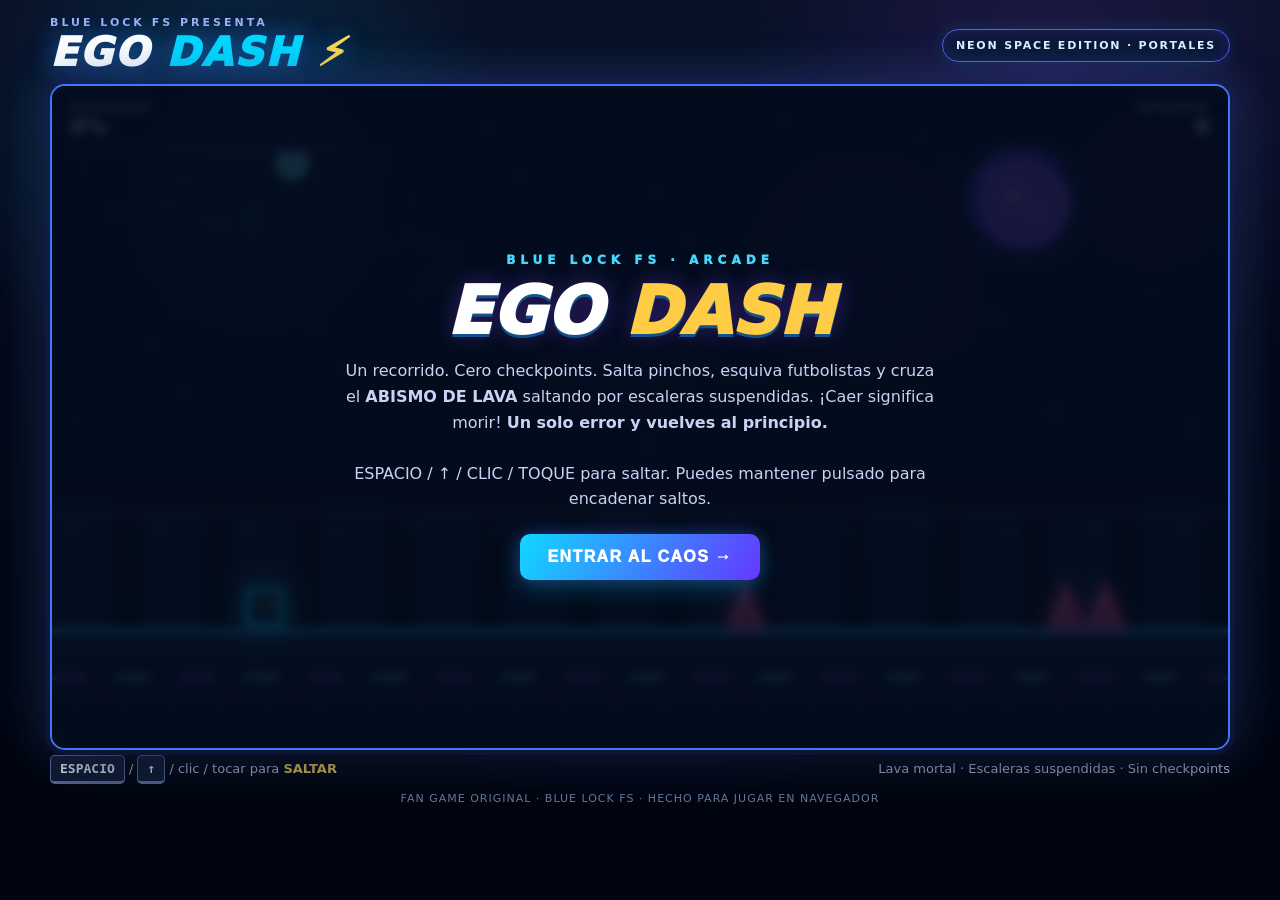
<file: juegos/ego_dash.html>
<!DOCTYPE html>
<html lang="es">
<head>
<meta charset="UTF-8" />
<meta name="viewport" content="width=device-width, initial-scale=1.0, viewport-fit=cover" />
<title>EGO DASH NEON | BLUE LOCK FS</title>
<style>
:root{
  color-scheme:dark;
  --blue:#03d8ff;
  --cyan:#6cf3ff;
  --purple:#a041ff;
  --violet:#682bff;
  --navy:#050814;
  --gold:#ffd349;
  --pink:#ff4aa2;
}
*{box-sizing:border-box}
html,body{margin:0;width:100%;min-height:100%;background:#02050f;color:#fff;font-family:Inter,system-ui,-apple-system,BlinkMacSystemFont,"Segoe UI",sans-serif;overflow-x:hidden}
body{
  display:flex;flex-direction:column;align-items:center;justify-content:center;padding:16px;gap:10px;
  background:
    radial-gradient(circle at 18% 18%,rgba(3,216,255,.16),transparent 22%),
    radial-gradient(circle at 82% 12%,rgba(160,65,255,.16),transparent 24%),
    radial-gradient(circle at 50% 70%,rgba(89,0,255,.12),transparent 30%),
    linear-gradient(180deg,#091127 0%,#06091a 42%,#02050f 100%);
}
.wrap{width:min(1180px,100%)}
header{display:flex;justify-content:space-between;align-items:center;gap:12px;margin:0 0 9px}
h1{margin:0;font-weight:1000;letter-spacing:2px;font-size:clamp(23px,4vw,40px);font-style:italic;text-shadow:0 0 24px #00aeff6b,0 0 34px #7d45ff55}
h1 span{color:var(--blue)}
.subtitle{font-size:11px;letter-spacing:3px;color:#9db9f7;text-transform:uppercase;font-weight:800}
.pill{font-size:11px;font-weight:900;letter-spacing:1.8px;padding:9px 13px;border:1px solid #5b59ff;border-radius:100px;color:#def7ff;background:linear-gradient(180deg,#111a38,#09142a);box-shadow:0 0 18px #5a3cff33 inset,0 0 18px #00d8ff22}
.game-shell{position:relative;border:2px solid #3a79ff;border-radius:15px;overflow:hidden;box-shadow:0 0 0 5px #191f5359,0 20px 60px #0009,0 0 48px #7d45ff40,0 0 65px #00d8ff30;touch-action:none;background:#071323;user-select:none}
canvas{display:block;width:100%;aspect-ratio:16/9;touch-action:none;cursor:pointer}
.hud{position:absolute;top:0;left:0;right:0;padding:15px 18px;display:flex;justify-content:space-between;align-items:flex-start;pointer-events:none;gap:10px}
.stat{font-size:11px;color:#bbcbef;letter-spacing:1.4px;font-weight:800}
.stat b{display:block;color:white;font-size:22px;letter-spacing:0;font-variant-numeric:tabular-nums}
.bar{height:5px;margin-top:8px;background:#211e4d;border-radius:10px;overflow:hidden;width:min(32vw,290px);box-shadow:0 0 14px #8d48ff44 inset}
#progressbar{height:100%;width:0%;background:linear-gradient(90deg,#04caff,#9654ff,#ffe65a);box-shadow:0 0 12px #02c7ff,0 0 18px #a041ff}
.overlay{position:absolute;inset:0;display:flex;align-items:center;justify-content:center;background:#020b1bd9;backdrop-filter:blur(4px);transition:opacity .22s;text-align:center;padding:22px}
.overlay.hide{opacity:0;pointer-events:none}
.panel{max-width:590px}
.eyebrow{color:#46d8ff;font-size:12px;letter-spacing:5px;font-weight:1000}
.panel h2{font-weight:1000;text-transform:uppercase;font-style:italic;font-size:clamp(32px,6vw,66px);margin:12px 0 8px;line-height:1;color:white;text-shadow:0 3px 0 #12518b,0 0 22px #8c43ff55}
.panel h2 em{color:#ffcc46;font-style:inherit}
.panel p{line-height:1.6;color:#c6d5f3;margin:13px 0 22px;font-size:clamp(12px,1.6vw,16px)}
button{border:0;border-radius:10px;padding:14px 27px;background:linear-gradient(120deg,#10d8ff,#6438ff);color:white;font-weight:1000;font-size:16px;letter-spacing:1.4px;cursor:pointer;box-shadow:0 7px 24px #00c9ff44,0 0 16px #7a4aff40;transition:transform .15s}
button:hover{transform:translateY(-2px)}button:active{transform:scale(.97)}
.controls{display:flex;flex-wrap:wrap;align-items:center;justify-content:space-between;margin-top:11px;gap:8px;color:#b8c5e1;font-size:13px}
.controls kbd{border:1px solid #5f6ca0;border-bottom:3px solid #5f6ca0;border-radius:5px;padding:5px 9px;color:#e9f2ff;background:#111a34;font-weight:800}
.controls strong{color:#fbd35f}
.touchbutton{min-width:128px;display:none;padding:11px 22px}
.foot{font-size:11px;color:#7085af;text-align:center;margin-top:16px;letter-spacing:1px}
#flash{position:absolute;inset:0;background:#fff;opacity:0;pointer-events:none}
@media (max-width:720px){body{padding:8px;justify-content:flex-start;padding-top:14px}.subtitle{font-size:9px;letter-spacing:1.5px}.pill{font-size:9px;padding:7px}.hud{padding:8px 10px}.stat{font-size:9px;letter-spacing:.4px}.stat b{font-size:16px}.bar{margin-top:4px}.touchbutton{display:block}h1{font-size:24px}.panel p{margin:8px 0 14px}.controls{justify-content:center}}
</style>
</head>
<body>
<div class="wrap">
<header><div><div class="subtitle">Blue Lock FS presenta</div><h1>EGO <span>DASH</span> <span style="color:#ffda53">⚡</span></h1></div><div class="pill">NEON SPACE EDITION · PORTALES</div></header>
<div class="game-shell" id="shell">
<canvas id="game" width="1100" height="618" aria-label="Videojuego Ego Dash. Pulsa espacio, flecha arriba, o toca para saltar."></canvas>
<div class="hud"><div><div class="stat">PROGRESO <b id="percent">0%</b></div><div class="bar"><div id="progressbar"></div></div></div><div class="stat" style="text-align:right">INTENTOS <b id="attempts">0</b></div></div>
<div id="flash"></div>
<div id="overlay" class="overlay"><div class="panel"><div class="eyebrow">BLUE LOCK FS · ARCADE</div><h2 id="overlayTitle">EGO <em>DASH</em></h2><p id="overlayDesc">Un recorrido. Cero checkpoints. Salta pinchos, esquiva futbolistas y cruza el <strong>ABISMO DE LAVA</strong> saltando por escaleras suspendidas. ¡Caer significa morir! <strong>Un solo error y vuelves al principio.</strong><br><br>ESPACIO / ↑ / CLIC / TOQUE para saltar. Puedes mantener pulsado para encadenar saltos.</p><button id="startBtn">ENTRAR AL CAOS →</button></div></div>
</div>
<div class="controls"><span><kbd>ESPACIO</kbd> / <kbd>↑</kbd> / clic / tocar para <strong>SALTAR</strong></span><span>Lava mortal · Escaleras suspendidas · Sin checkpoints</span><button class="touchbutton" id="jumpBtn">▲ SALTAR</button></div>
<div class="foot">FAN GAME ORIGINAL · BLUE LOCK FS · HECHO PARA JUGAR EN NAVEGADOR</div>
</div>
<script>
(()=>{'use strict';
const canvas=document.getElementById('game'),ctx=canvas.getContext('2d');
const $=id=>document.getElementById(id), overlay=$('overlay'),title=$('overlayTitle'),desc=$('overlayDesc'),btn=$('startBtn'),flash=$('flash'),pct=$('percent'),bar=$('progressbar'),attemptsEl=$('attempts');
const W=1100,H=618,GROUND=506,SPEED=355,GRAVITY=2250,JUMP=-825,PLAYER_X=180,PLAYER_SIZE=38;
let attempts=0,progress=0,worldX=0,playerY=GROUND-PLAYER_SIZE,vy=0,angle=0,groundedOn=null,mode='cube',phase='ready',last=0,time=0,pressing=false,queued=false,particles=[],shake=0,best=0,finish=18500;
try{best=Number(localStorage.getItem('egoDashBest')||0)}catch{}
const SHIP_PORTAL=8710, CUBE_PORTAL=13150, FINAL_SPEED=445;
const lavaPits=[{start:4420,end:5430},{start:13950,end:14880},{start:15860,end:16940}];
const obstacles=[];
const spike=(x,n=1)=>{for(let i=0;i<n;i++)obstacles.push({kind:'spike',x:x+i*37,w:37,h:45})};
const wall=(x,h=65,w=31)=>obstacles.push({kind:'wall',x,w,h,variant:(x/10)%2>1?'goal':'card'});
const runner=(x,offset=0,period=1.9,amp=91)=>obstacles.push({kind:'player',x,w:39,h:89,offset,period,amp});
const flyer=(x,offset=0,period=2.15,amp=65)=>obstacles.push({kind:'flyer',x,w:44,h:44,offset,period,amp});
spike(630); spike(930,2); spike(1290);runner(1530,.2,1.85,88);
spike(1790,2);wall(2140,63);spike(2400);runner(2620,1.4,1.8,110);spike(2835,2);
flyer(3100,.8,1.9,80);spike(3350);spike(3530,2);runner(3810,2.1,1.75,112);
spike(4070,2);
// La zona infernal reemplaza los obstáculos repetidos por un foso de lava y escalones reales.
const LAVA_START=4420,LAVA_END=5430;
const platforms=[
  {x:4470,y:455,w:140},
  {x:4660,y:410,w:140},
  {x:4850,y:366,w:140},
  {x:5040,y:410,w:140},
  {x:5230,y:455,w:150},
  // Segundo foso: escalera con escalones desiguales.
  {x:14010,y:455,w:145},{x:14202,y:399,w:132},
  {x:14395,y:360,w:140},{x:14591,y:405,w:140},
  {x:14785,y:457,w:110},
  // Tercer foso: zigzag para el tramo más rápido.
  {x:15920,y:454,w:145},{x:16120,y:402,w:146},
  {x:16315,y:449,w:140},{x:16510,y:386,w:145},
  {x:16710,y:446,w:145}
];
spike(5600,2);flyer(5880,2.4,1.7,74);
wall(6150,68);runner(6360,1.8,1.6,110);spike(6620,2);spike(6840);
flyer(7060,.4,1.65,85);spike(7280,2);runner(7570,1,1.5,105);
spike(7860,2);flyer(8130,2,1.55,75);spike(8360,2);
// Obstáculos tras el segundo portal: más dificultad y velocidad.
spike(13540,2); runner(13760,1.1,1.43,102);
spike(15110,2); flyer(15365,2,1.43,88); spike(15565,2);
spike(17200,2); runner(17420,.6,1.37,100);
spike(17670,2); wall(17930,74); spike(18190,2); flyer(18325,1.2,1.44,70);
finish=18750;
// Trampas de la fase de vuelo: techo/suelo y balones suspendidos.
const shipHazards=[
{x:8950,side:'top',depth:112,w:96},{x:9230,side:'bottom',depth:152,w:110},
{x:9520,side:'top',depth:174,w:115},{x:9810,side:'bottom',depth:183,w:130},
{x:10115,side:'top',depth:197,w:145},{x:10430,side:'bottom',depth:202,w:120},
{x:10740,side:'top',depth:210,w:120},{x:11045,side:'bottom',depth:207,w:145},
{x:11365,side:'top',depth:204,w:145},{x:11695,side:'bottom',depth:220,w:145},
{x:12030,side:'top',depth:220,w:145},{x:12360,side:'bottom',depth:196,w:132},
{x:12645,side:'top',depth:150,w:115}
];
const shipBalls=[{x:9385,y:295,r:29},{x:9960,y:278,r:30},{x:10565,y:277,r:28},{x:11220,y:263,r:32},{x:11845,y:267,r:31},{x:12515,y:272,r:30}];
function moveFactor(o){return Math.sin(time*(Math.PI*2/o.period)+o.offset)}
function obstacleBox(o){if(o.kind==='spike')return{x:o.x+7,y:GROUND-o.h+15,w:o.w-14,h:o.h-15};if(o.kind==='wall')return{x:o.x+3,y:GROUND-o.h+4,w:o.w-6,h:o.h-4};if(o.kind==='player'){let bottom=GROUND-18-(moveFactor(o)+1)*o.amp/2;return{x:o.x+8,y:bottom-o.h+9,w:o.w-16,h:o.h-18}}let y=GROUND-171+moveFactor(o)*o.amp;return{x:o.x+5,y:y+5,w:o.w-10,h:o.h-10}}
function reset(){mode='cube';groundedOn=null;worldX=0;playerY=GROUND-PLAYER_SIZE;vy=0;angle=0;time=0;particles=[];progress=0;pct.textContent='0%';bar.style.width='0%';pressing=false;queued=false;shake=0;attempts++;attemptsEl.textContent=attempts;phase='playing';overlay.classList.add('hide')}
function die(){if(phase!=='playing')return;phase='dead';shake=13;flash.style.background='#fb315e';flash.style.opacity='.48';setTimeout(()=>flash.style.opacity='0',140);for(let i=0;i<42;i++)particles.push({x:PLAYER_X+PLAYER_SIZE/2,y:playerY+PLAYER_SIZE/2,vx:(Math.random()-.5)*650,vy:(Math.random()-.5)*650,life:.4+Math.random()*.65,color:i%3?'#00caff':'#ffd44c'});title.innerHTML='EGO <em>ROTO</em>';desc.innerHTML=`Has llegado al <strong style="color:#ffe054">${progress}%</strong> del recorrido.<br>Tu mejor marca es <strong>${best}%</strong>. Aquí nadie regala una victoria.`;btn.textContent='REINTENTAR ↻';setTimeout(()=>{if(phase==='dead')overlay.classList.remove('hide')},420)}
function win(){phase='won';progress=100;pct.textContent='100%';bar.style.width='100%';best=100;try{localStorage.setItem('egoDashBest','100')}catch{}title.innerHTML='¡EGO <em>DESATADO!</em>';desc.innerHTML=`Has completado el recorrido extremo de BLUE LOCK FS en <strong>${attempts} intentos</strong>.<br>Has dominado los portales, el vuelo espacial y los tres abismos de lava.`;btn.textContent='VOLVER A JUGAR';overlay.classList.remove('hide')}
function jump(){if(phase==='ready'||phase==='dead'||phase==='won'){reset();pressing=true;return}pressing=true;if(mode==='cube')queued=true}
function release(){pressing=false}
btn.addEventListener('click',e=>{e.stopPropagation();reset()});$('jumpBtn').addEventListener('pointerdown',e=>{e.preventDefault();jump()});$('jumpBtn').addEventListener('pointerup',release);
window.addEventListener('keydown',e=>{if(e.code==='Space'||e.code==='ArrowUp'||e.code==='KeyW'){e.preventDefault();if(!e.repeat)jump()}});window.addEventListener('keyup',e=>{if(['Space','ArrowUp','KeyW'].includes(e.code))release()});canvas.addEventListener('pointerdown',e=>{e.preventDefault();jump()});window.addEventListener('pointerup',release);overlay.addEventListener('click',e=>{if(e.target===overlay)reset()});
function rounded(x,y,w,h,r,color){ctx.fillStyle=color;ctx.beginPath();ctx.roundRect(x,y,w,h,r);ctx.fill()}
function line(x1,y1,x2,y2,color,width=2){ctx.strokeStyle=color;ctx.lineWidth=width;ctx.beginPath();ctx.moveTo(x1,y1);ctx.lineTo(x2,y2);ctx.stroke()}
function circle(x,y,r,color){ctx.fillStyle=color;ctx.beginPath();ctx.arc(x,y,r,0,Math.PI*2);ctx.fill()}
function background(cam){
  let grd=ctx.createLinearGradient(0,0,0,H);grd.addColorStop(0,'#08122e');grd.addColorStop(.38,'#0b1031');grd.addColorStop(.75,'#060918');grd.addColorStop(1,'#03050d');ctx.fillStyle=grd;ctx.fillRect(0,0,W,H);

  // Nebulas
  const neb=[
    {x:190-(cam*.05)%1300,y:120,r:190,c:'rgba(0,216,255,.12)'},
    {x:760-(cam*.08)%1400,y:160,r:165,c:'rgba(160,65,255,.13)'},
    {x:1030-(cam*.03)%1500,y:90,r:110,c:'rgba(255,74,162,.10)'},
    {x:530-(cam*.06)%1350,y:260,r:145,c:'rgba(89,0,255,.10)'}
  ];
  for(const n of neb){let g=ctx.createRadialGradient(n.x,n.y,0,n.x,n.y,n.r);g.addColorStop(0,n.c);g.addColorStop(1,'rgba(0,0,0,0)');ctx.fillStyle=g;ctx.fillRect(n.x-n.r,n.y-n.r,n.r*2,n.r*2)}

  // Stars
  for(let k=0;k<70;k++){
    let x=((k*157-(cam*.15)%(W+220))%(W+220)+(W+220))%(W+220), y=30+(k*59)%320;
    let a=.25+(k%5)*.12; ctx.fillStyle=`rgba(${k%2?110:235},${k%3?225:160},255,${a})`; ctx.fillRect(x,y,k%4?2:3,k%4?2:3);
  }

  // Electric streaks
  ctx.save(); ctx.globalAlpha=.5;
  for(let k=0;k<5;k++){
    let baseX=(k*250-(cam*.22)%1400)+80, baseY=70+(k%3)*70;
    line(baseX,baseY,baseX+50,baseY+18,'#29d5ff',1.3);
    line(baseX+50,baseY+18,baseX+20,baseY+42,'#8a4cff',1.3);
    line(baseX+20,baseY+42,baseX+85,baseY+62,'#29d5ff',1.3);
  }
  ctx.restore();

  // Planet and moon
  let px=910-(cam*.04)%1450, py=110;
  let pg=ctx.createRadialGradient(px-18,py-18,10,px,py,64); pg.addColorStop(0,'rgba(169,95,255,.95)'); pg.addColorStop(.55,'rgba(86,59,255,.9)'); pg.addColorStop(1,'rgba(30,16,80,.0)'); ctx.fillStyle=pg; ctx.beginPath(); ctx.arc(px,py,62,0,Math.PI*2); ctx.fill();
  circle(px,py,42,'rgba(151,83,255,.9)'); circle(px-11,py-7,9,'rgba(223,196,255,.35)'); circle(px+14,py+10,6,'rgba(223,196,255,.25)');
  circle(225-(cam*.09)%1280,72,16,'rgba(120,235,255,.85)');

  // distant futuristic city/stadium tiers
  ctx.fillStyle='#101940'; for(let k=0;k<20;k++){let x=k*85-(cam*.28)%85;ctx.fillRect(x,388+(k%3)*8,55,119)}
  ctx.fillStyle='rgba(0,216,255,.35)'; for(let k=0;k<22;k++){let x=k*80-(cam*.4)%80; ctx.fillRect(x+10,410+(k%2)*5,18,2);}
  ctx.fillStyle='rgba(160,65,255,.25)'; ctx.fillRect(0,398,W,3);

  // hologram pitch floor
  ctx.fillStyle='#07101f';ctx.fillRect(0,GROUND,W,H-GROUND);
  let floorGlow=ctx.createLinearGradient(0,GROUND,0,H);floorGlow.addColorStop(0,'rgba(2,206,255,.22)');floorGlow.addColorStop(.35,'rgba(129,59,255,.1)');floorGlow.addColorStop(1,'rgba(0,0,0,0)');ctx.fillStyle=floorGlow;ctx.fillRect(0,GROUND,W,H-GROUND);
  ctx.fillStyle='#02ceff';ctx.fillRect(0,GROUND,W,4);ctx.fillStyle='#6b42ff';ctx.fillRect(0,GROUND+4,W,2);
  for(let i=0;i<Math.ceil(W/60)+1;i++){let x=i*60-cam%60;ctx.fillStyle=i%2?'#1fd7ff':'#8d49ff';ctx.fillRect(x,550,32,4)}
  ctx.save(); ctx.globalAlpha=.28; for(let y=535;y<H;y+=24)line(0,y,W,y,'#2c5ca8',1); for(let x=0;x<W;x+=46)line(x-(cam*.25)%46,GROUND,x+30-(cam*.25)%46,H,'#1a3370',1); ctx.restore();
}
function drawSpike(x,h=45){ctx.shadowColor='#ff4a9e';ctx.shadowBlur=17;ctx.fillStyle='#ff4a9e';ctx.beginPath();ctx.moveTo(x,GROUND);ctx.lineTo(x+18.5,GROUND-h);ctx.lineTo(x+37,GROUND);ctx.closePath();ctx.fill();ctx.shadowBlur=0;line(x+10,GROUND-10,x+18.5,GROUND-h+12,'#ffd0e6',2)}
function drawFootballer(o,sx){let b=obstacleBox(o),cy=b.y+o.h-13;ctx.save();ctx.translate(sx+o.w/2,cy);ctx.shadowColor='#01d5ff';ctx.shadowBlur=16; rounded(-18,-59,36,35,6,'#049ee3'); rounded(-16,-56,32,6,3,'#90ecff'); ctx.shadowBlur=0; ctx.fillStyle='#d4ecff'; ctx.font='bold 15px system-ui'; ctx.textAlign='center'; ctx.fillText('10',0,-34); ctx.fillStyle='#f0bd87'; ctx.beginPath(); ctx.arc(0,-70,11,0,Math.PI*2); ctx.fill(); ctx.fillStyle='#102a3b'; ctx.beginPath(); ctx.arc(0,-74,11,Math.PI,Math.PI*2); ctx.fill(); line(-12,-49,-22,-27,'#f0bd87',8); line(12,-49,22,-26,'#f0bd87',8); line(-9,-24,-14,-2,'#eaf5ff',9); line(9,-24,14,-2,'#eaf5ff',9); ctx.restore(); ctx.globalAlpha=.28; rounded(sx+1,GROUND-13,o.w-2,4,3,'#38d2ff'); ctx.globalAlpha=1}
function drawBall(o,sx){let b=obstacleBox(o),cx=sx+o.w/2,cy=b.y+o.h/2; ctx.save(); ctx.translate(cx,cy); ctx.rotate(time*3.2); ctx.shadowColor='#ffffff'; ctx.shadowBlur=12; circle(0,0,20,'#f5fbff'); ctx.shadowBlur=0; ctx.fillStyle='#0b1020'; for(let i=0;i<5;i++){ let a=-Math.PI/2+i*Math.PI*2/5; ctx.beginPath(); ctx.moveTo(Math.cos(a)*8,Math.sin(a)*8); for(let j=1;j<=4;j++){ let aa=a+j*Math.PI*2/5; ctx.lineTo(Math.cos(aa)*8,Math.sin(aa)*8)} ctx.closePath(); if(i===0) ctx.fill(); }
  for(let i=0;i<5;i++){ let a=-Math.PI/2+i*Math.PI*2/5; line(Math.cos(a)*8,Math.sin(a)*8,Math.cos(a)*18,Math.sin(a)*18,'#111930',2); }
  ctx.restore();
}
function drawWall(o,sx){
  if(o.variant==='goal'){
    ctx.shadowColor='#00d5ff'; ctx.shadowBlur=16;
    ctx.strokeStyle='#dff8ff'; ctx.lineWidth=4; ctx.strokeRect(sx+2,GROUND-o.h+4,o.w-4,o.h-6);
    ctx.shadowBlur=0;
    for(let gy=GROUND-o.h+8;gy<GROUND-4;gy+=10) line(sx+5,gy,sx+o.w-5,gy,'rgba(3,216,255,.55)',1.2);
    for(let gx=sx+5;gx<sx+o.w-2;gx+=8) line(gx,GROUND-o.h+7,gx,GROUND-4,'rgba(160,65,255,.35)',1.1);
  } else {
    ctx.shadowColor='#ff3c72';ctx.shadowBlur=14;rounded(sx,GROUND-o.h,o.w,o.h,4,'#ff4765');ctx.shadowBlur=0;
    rounded(sx+5,GROUND-o.h+7,o.w-10,o.h-18,3,'#ffc51e');
    line(sx+6,GROUND-16,sx+o.w-6,GROUND-16,'#ffe8a6',2);
  }
}
function drawLavaAndStairs(cam){
  for(const pit of lavaPits){
  const sx=pit.start-cam, ex=pit.end-cam;
  if(ex<0||sx>W)continue;
  const left=Math.max(0,sx),right=Math.min(W,ex);
  // Deep glowing chasm: the normal ground is covered by the burning pit.
  ctx.save();
  ctx.fillStyle='#130019'; ctx.fillRect(left,GROUND,right-left,H-GROUND);
  const lg=ctx.createLinearGradient(0,GROUND,0,H);
  lg.addColorStop(0,'#ffad30');lg.addColorStop(.23,'#ff4b46');lg.addColorStop(.62,'#bc1aff');lg.addColorStop(1,'#330341');
  ctx.fillStyle=lg; ctx.fillRect(left,GROUND+8,right-left,H-GROUND-8);
  ctx.beginPath();ctx.rect(left,GROUND,right-left,H-GROUND);ctx.clip();
  // Moving waves and luminous molten bubbles.
  for(let j=0;j<3;j++){
    ctx.strokeStyle=j===0?'#fff19e':j===1?'#ff6b51':'#e947ff';
    ctx.lineWidth=j===0?5:3;ctx.shadowColor='#ff4c5f';ctx.shadowBlur=13;
    ctx.beginPath();
    for(let x=left;x<=right+5;x+=5){
      const y=GROUND+8+j*26+Math.sin((x+cam)*.036+time*(3.4-j*.7)+j)*7;
      if(x===left)ctx.moveTo(x,y);else ctx.lineTo(x,y);
    }
    ctx.stroke();
  }
  for(let i=0;i<38;i++){
    const wx=pit.start+(i*83+Math.sin(i*13)*19)%(pit.end-pit.start);
    const x=wx-cam;
    const y=GROUND+18+(i*31+time*(14+i%4*8))%85;
    const r=2+i%4;
    circle(x,y,r,i%3?'rgba(255,222,113,.70)':'rgba(255,90,202,.78)');
  }
  ctx.restore();
  // Hard neon edges show exactly where solid floor ends.
  for(const edge of [sx,ex]){
    if(edge>-10&&edge<W+10){
      ctx.shadowColor='#ff7c43';ctx.shadowBlur=20;
      ctx.fillStyle='#ffe15c';ctx.fillRect(edge-4,GROUND-5,8,17);ctx.shadowBlur=0;
    }
  }
  } // fin del foso
  // Hovering stairs: upper ledge is the exact collision surface.
  for(let i=0;i<platforms.length;i++){
    const p=platforms[i],x=p.x-cam;
    if(x+p.w<0||x>W)continue;
    const color=i%2?'#a851ff':'#13e6ff';
    ctx.save();ctx.shadowColor=color;ctx.shadowBlur=22;
    rounded(x,p.y,p.w,14,4,'#0d1b38');
    ctx.fillStyle=color;ctx.fillRect(x,p.y,p.w,6);
    ctx.shadowBlur=0;
    rounded(x+7,p.y+14,p.w-14,19,3,'#172049');
    for(let j=0;j<5;j++){
      const xx=x+15+j*(p.w-30)/4;
      line(xx,p.y+16,xx+13,p.y+29,'rgba(126,218,255,.40)',2);
    }
    // Football markings make the platforms look like tiny holographic pitches.
    line(x+p.w/2,p.y+15,x+p.w/2,p.y+31,'rgba(238,245,255,.75)',2);
    ctx.strokeStyle='rgba(238,245,255,.6)';ctx.lineWidth=1.5;
    ctx.beginPath();ctx.arc(x+p.w/2,p.y+23,7,0,Math.PI*2);ctx.stroke();
    ctx.restore();
  }
  // In-world warning, not just an overlay.
  for(const pit of lavaPits){
  const warningX=(pit.start-150)-cam;
  if(warningX>-220&&warningX<W+20){
    ctx.save();ctx.font='900 23px system-ui';ctx.textAlign='center';
    ctx.shadowColor='#ff5972';ctx.shadowBlur=16;ctx.fillStyle='#ff8bb5';
    ctx.fillText('⚠ ABISMO DE LAVA',warningX,312);
    ctx.font='bold 14px system-ui';ctx.fillStyle='#c4f5ff';ctx.fillText('SALTA DE ESCALÓN EN ESCALÓN',warningX,337);
    ctx.restore();
  }
  }
}
function drawPortal(x,label,color){
  if(x<-110||x>W+110)return;
  ctx.save();ctx.translate(x,GROUND-95);ctx.shadowColor=color;ctx.shadowBlur=35;
  ctx.strokeStyle=color;ctx.lineWidth=9;ctx.beginPath();ctx.ellipse(0,0,25,93,0,0,Math.PI*2);ctx.stroke();
  ctx.shadowBlur=18;ctx.strokeStyle='#ffffff';ctx.lineWidth=2;
  ctx.beginPath();ctx.ellipse(0,0,18,84,0,0,Math.PI*2);ctx.stroke();
  ctx.globalAlpha=.2+.13*Math.sin(time*7);ctx.fillStyle=color;
  ctx.beginPath();ctx.ellipse(0,0,18,84,0,0,Math.PI*2);ctx.fill();ctx.globalAlpha=1;
  ctx.fillStyle='#fff';ctx.textAlign='center';ctx.font='900 17px system-ui';ctx.fillText(label,0,-113);
  ctx.restore();
}
function shipHazardBox(h){return{x:h.x,y:h.side==='top'?0:GROUND-h.depth,w:h.w,h:h.depth}}
function drawShipSection(cam){
  const a=SHIP_PORTAL-cam,b=CUBE_PORTAL-cam;
  if(b<0||a>W)return;
  const l=Math.max(0,a),r=Math.min(W,b);
  ctx.save();ctx.fillStyle='rgba(14,0,39,.43)';ctx.fillRect(l,0,r-l,GROUND);
  ctx.fillStyle='#8e4bff';ctx.fillRect(l,0,r-l,7);
  ctx.fillStyle='#1eeaff';ctx.fillRect(l,GROUND-7,r-l,7);
  for(const h of shipHazards){let x=h.x-cam;if(x>W||x+h.w<0)continue;
    let y=h.side==='top'?0:GROUND-h.depth;
    ctx.shadowColor=h.side==='top'?'#933bff':'#ff518f';ctx.shadowBlur=25;
    ctx.fillStyle=h.side==='top'?'#783aff':'#fb4f93';ctx.fillRect(x,y,h.w,h.depth);
    ctx.shadowBlur=0;ctx.fillStyle='#0a1231';
    for(let xx=x+9;xx<x+h.w-7;xx+=22)for(let yy=y+11;yy<y+h.depth-5;yy+=23)ctx.fillRect(xx,yy,9,7);
    ctx.fillStyle='#e5e5ff';ctx.fillRect(x,y+(h.side==='top'?h.depth-5:0),h.w,5);
  }
  for(const ball of shipBalls){let x=ball.x-cam;if(x<-60||x>W+60)continue;
    const y=ball.y+Math.sin(time*2.2+ball.x*.01)*29;
    ctx.shadowColor='#ffcb40';ctx.shadowBlur=24;circle(x,y,ball.r,'#f8fbff');ctx.shadowBlur=0;
    ctx.fillStyle='#12182b';ctx.beginPath();for(let j=0;j<5;j++){let a=j*Math.PI*2/5-time*1.4;ctx.lineTo(x+Math.cos(a)*ball.r*.42,y+Math.sin(a)*ball.r*.42)}ctx.closePath();ctx.fill();
  }
  const sx=8830-cam;
  if(sx>-200&&sx<W+150){ctx.fillStyle='#86f5ff';ctx.textAlign='center';ctx.font='900 21px system-ui';ctx.fillText('MANTÉN = SUBIR  ·  SUELTA = BAJAR',sx+220,80)}
  ctx.restore();
}
function drawShip(){
  const x=PLAYER_X+19,y=playerY+19;
  ctx.save();ctx.translate(x,y);ctx.rotate(Math.max(-.32,Math.min(.32,vy/700)));
  ctx.shadowColor='#00dfff';ctx.shadowBlur=24;
  ctx.fillStyle='#47eaff';ctx.beginPath();ctx.moveTo(25,0);ctx.lineTo(-17,-17);ctx.lineTo(-9,0);ctx.lineTo(-17,17);ctx.closePath();ctx.fill();
  ctx.shadowBlur=0;ctx.fillStyle='#27216c';ctx.beginPath();ctx.moveTo(17,0);ctx.lineTo(-9,-8);ctx.lineTo(-3,0);ctx.lineTo(-9,8);ctx.closePath();ctx.fill();
  ctx.fillStyle='#f5d765';ctx.fillRect(-18,-8,6,16);
  ctx.fillStyle=pressing?'#ffe16f':'#935aff';const tail=pressing?29:17;
  ctx.beginPath();ctx.moveTo(-18,-7);ctx.lineTo(-18-tail,0);ctx.lineTo(-18,7);ctx.closePath();ctx.fill();
  ctx.restore();
}
function drawWorld(cam){
  drawLavaAndStairs(cam);
  for(let o of obstacles){
    let sx=o.x-cam;if(sx<-100||sx>W+90)continue;
    if(o.kind==='spike')drawSpike(sx,o.h); else if(o.kind==='wall')drawWall(o,sx); else if(o.kind==='player')drawFootballer(o,sx); else drawBall(o,sx);
  }
  drawPortal(SHIP_PORTAL-cam,'NAVE','#1de8ff');
  drawPortal(CUBE_PORTAL-cam,'CUBO','#ca57ff');
  drawShipSection(cam);
  let fx=finish-cam;if(fx>-70&&fx<W+100){
    ctx.save();ctx.shadowColor='#ffe95f';ctx.shadowBlur=34;
    ctx.fillStyle='#fff27a';ctx.fillRect(fx,58,9,GROUND-58);ctx.shadowBlur=0;
    ctx.font='900 25px system-ui';ctx.fillStyle='#fff5b2';ctx.textAlign='center';ctx.fillText('META FINAL',fx,38);
    for(let i=0;i<6;i++){const x=fx+12+(i%2)*23,y=75+i*46;ctx.fillStyle=i%2?'#10dfff':'#a457ff';ctx.fillRect(x,y,14,14)}
    ctx.restore();
  }
}
function drawPlayer(){if(mode==='ship'){drawShip();return}ctx.save();ctx.translate(PLAYER_X+PLAYER_SIZE/2,playerY+PLAYER_SIZE/2);ctx.rotate(angle);ctx.shadowColor='#03cfff';ctx.shadowBlur=28;rounded(-19,-19,38,38,7,'#11caff');ctx.shadowBlur=0;rounded(-12,-12,24,24,4,'#06172d');ctx.fillStyle='#fff';ctx.beginPath();ctx.arc(-5,-3,3,0,Math.PI*2);ctx.arc(6,-3,3,0,Math.PI*2);ctx.fill();line(-6,7,6,7,'#39d9ff',2);ctx.restore();if(phase==='playing'){for(let i=0;i<3;i++){let x=PLAYER_X-20-i*18;line(x,playerY+12+i*7,x+12,playerY+12+i*7,i%2?'rgba(26,207,255,.45)':'rgba(145,73,255,.42)',3)}}}
function collision(a,b){return a.x<b.x+b.w&&a.x+a.w>b.x&&a.y<b.y+b.h&&a.y+a.h>b.y}
function update(dt){
  time+=dt;
  if(shake>0)shake=Math.max(0,shake-dt*35);
  if(phase==='playing'){
    const oldX=worldX+PLAYER_X,oldBottom=playerY+PLAYER_SIZE;
    const speed=oldX>=CUBE_PORTAL?FINAL_SPEED:SPEED;
    worldX+=speed*dt;
    const playerX=worldX+PLAYER_X;
    // The portals are automatic and preserve a single continuous level.
    if(mode==='cube'&&oldX<SHIP_PORTAL&&playerX>=SHIP_PORTAL){
      mode='ship';playerY=260;vy=0;angle=0;groundedOn=null;queued=false;
      flash.style.background='#4edfff';flash.style.opacity='.28';setTimeout(()=>flash.style.opacity='0',180);
    }
    if(mode==='ship'&&oldX<CUBE_PORTAL&&playerX>=CUBE_PORTAL){
      mode='cube';playerY=GROUND-PLAYER_SIZE;vy=0;angle=0;groundedOn=null;queued=false;
      flash.style.background='#bf62ff';flash.style.opacity='.28';setTimeout(()=>flash.style.opacity='0',180);
    }
    if(mode==='ship'){
      // Hold to rise, release to descend. Smooth inertial controls.
      vy+=(pressing?-1100:950)*dt;
      vy*=Math.exp(-1.35*dt);
      vy=Math.max(-345,Math.min(355,vy));
      playerY+=vy*dt;
      if(playerY<8||playerY+PLAYER_SIZE>GROUND-8)die();
      const hit={x:playerX+7,y:playerY+7,w:PLAYER_SIZE-14,h:PLAYER_SIZE-14};
      for(const h of shipHazards){if(h.x>hit.x+120)break;if(h.x+h.w<hit.x-120)continue;if(collision(hit,shipHazardBox(h))){die();break}}
      for(const ball of shipBalls){
        const cy=ball.y+Math.sin(time*2.2+ball.x*.01)*29;
        if(Math.hypot(hit.x+hit.w/2-ball.x,hit.y+hit.h/2-cy)<ball.r+14){die();break}
      }
    }else{
      const floorAt=(x)=>!lavaPits.some(p=>x>=p.start&&x<=p.end);
      const onFloor=floorAt(oldX+PLAYER_SIZE*.6)&&floorAt(oldX+PLAYER_SIZE*.35);
      const grounded=(groundedOn!==null||(onFloor&&Math.abs(oldBottom-GROUND)<1.5))&&Math.abs(vy)<1;
      if(grounded&&(queued||pressing)){
        vy=JUMP;groundedOn=null;queued=false;
        for(let i=0;i<10;i++)particles.push({x:PLAYER_X+18,y:oldBottom,vx:(Math.random()-.5)*170,vy:-Math.random()*170,life:.25,color:i%2?'#3ad6ff':'#8a4cff'});
      }else if(!pressing)queued=false;
      vy+=GRAVITY*dt;
      playerY+=vy*dt;
      const newBottom=playerY+PLAYER_SIZE;
      const left=playerX+7,right=playerX+PLAYER_SIZE-7;
      let landed=null;
      if(vy>=0){
        for(let i=0;i<platforms.length;i++){
          const p=platforms[i];
          if(right>p.x+3&&left<p.x+p.w-3&&oldBottom<=p.y+5&&newBottom>=p.y){
            if(landed===null||p.y<landed.y)landed={y:p.y,id:i};
          }
        }
        if(floorAt(left)&&floorAt(right)&&oldBottom<=GROUND+5&&newBottom>=GROUND){
          if(landed===null||GROUND<landed.y)landed={y:GROUND,id:null};
        }
      }
      if(landed){playerY=landed.y-PLAYER_SIZE;vy=0;groundedOn=landed.id;angle=Math.round(angle/(Math.PI/2))*(Math.PI/2)}
      else{groundedOn=null;if(vy!==0)angle+=dt*6.9}
      if(lavaPits.some(p=>right>p.start&&left<p.end)&&playerY+PLAYER_SIZE>=GROUND+1)die();
      if(playerY>H+30)die();
      const hit={x:left,y:playerY+7,w:PLAYER_SIZE-14,h:PLAYER_SIZE-14};
      for(const o of obstacles){
        if(o.x>hit.x+100)break;if(o.x+o.w<hit.x-100)continue;
        if(collision(hit,obstacleBox(o))){die();break}
      }
    }
    progress=Math.max(0,Math.min(99,Math.floor(playerX/finish*100)));
    pct.textContent=progress+'%';bar.style.width=progress+'%';
    if(progress>best){best=progress;try{localStorage.setItem('egoDashBest',String(best))}catch{}}
    if(phase==='playing'&&playerX>=finish)win();
  }
  for(let i=particles.length-1;i>=0;i--){
    let p=particles[i];p.x+=p.vx*dt;p.y+=p.vy*dt;p.vy+=600*dt;p.life-=dt;
    if(p.life<=0)particles.splice(i,1);
  }
}
function render(){ctx.save();if(shake>0)ctx.translate((Math.random()-.5)*shake,(Math.random()-.5)*shake);background(worldX);drawWorld(worldX);if(phase!=='dead')drawPlayer();for(let p of particles){ctx.globalAlpha=Math.min(1,p.life*2);ctx.fillStyle=p.color;ctx.fillRect(p.x,p.y,5,5)}ctx.globalAlpha=1;ctx.restore();if(phase==='ready'){ctx.fillStyle='#ffffff08';ctx.fillRect(0,0,W,H)}}
function frame(now){if(!last)last=now;const dt=Math.min(.033,(now-last)/1000);last=now;update(dt);render();requestAnimationFrame(frame)}requestAnimationFrame(frame);
})();
</script>
</body>
</html>
</file>
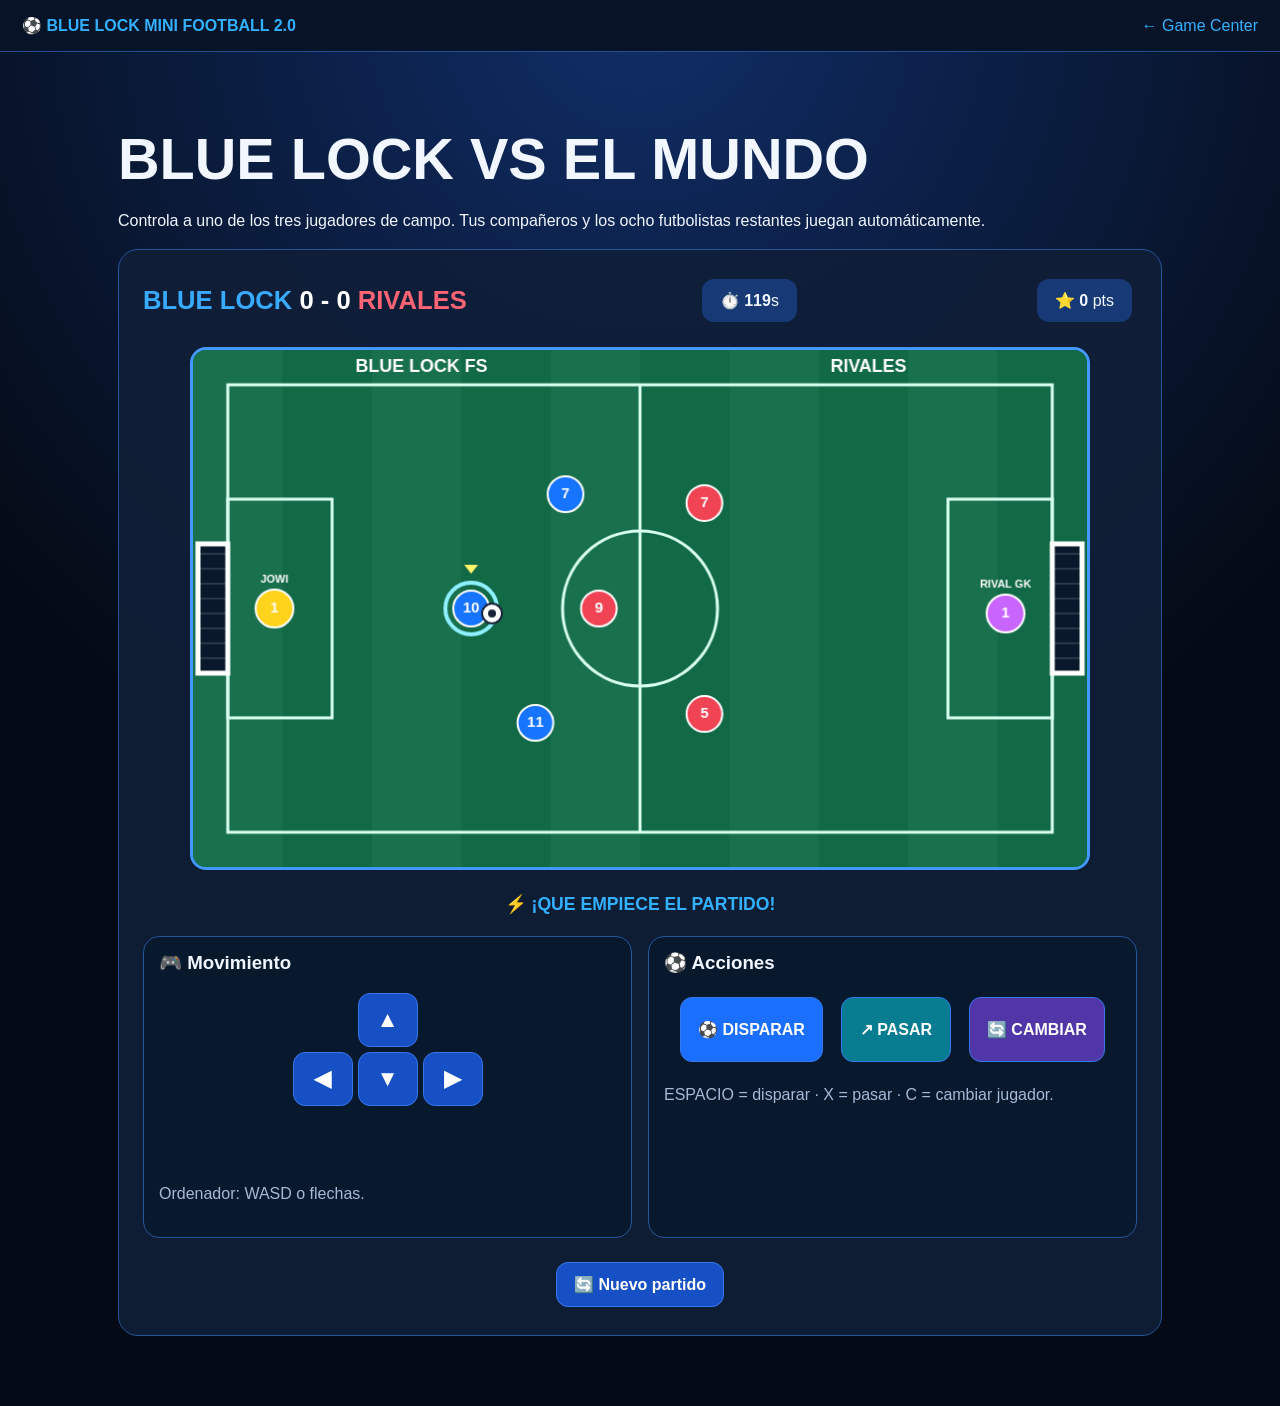
<file: juegos/futbol.html>
<!DOCTYPE html>
<html lang="es">
<head>
<meta charset="UTF-8">
<meta name="viewport" content="width=device-width, initial-scale=1">
<title>Blue Lock Mini Football 2.0</title>
<link rel="stylesheet" href="estilo.css">

<style>
  .game-top {
    display: flex;
    justify-content: space-between;
    align-items: center;
    gap: 12px;
    flex-wrap: wrap;
    margin-bottom: 14px;
  }

  .game-score {
    font-size: 1.6rem;
    font-weight: 900;
    color: white;
  }

  .blue { color: #38aaff; }
  .red { color: #ff6475; }

  #campo {
    width: 100%;
    max-width: 900px;
    height: auto;
    border: 3px solid #4198ff;
    border-radius: 16px;
    touch-action: none;
  }

  .control-panel {
    display: grid;
    grid-template-columns: 1fr 1fr;
    gap: 16px;
    margin-top: 18px;
  }

  .control-box {
    background: #08182d;
    border: 1px solid #26559d;
    border-radius: 16px;
    padding: 15px;
  }

  .control-box h3 {
    margin-top: 0;
  }

  .direction-pad {
    display: grid;
    grid-template-columns: repeat(3, 60px);
    grid-template-rows: repeat(3, 54px);
    gap: 5px;
    justify-content: center;
  }

  .direction-pad button {
    margin: 0;
    padding: 0;
    font-size: 1.4rem;
    touch-action: none;
    user-select: none;
  }

  .up { grid-column: 2; grid-row: 1; }
  .left { grid-column: 1; grid-row: 2; }
  .down { grid-column: 2; grid-row: 2; }
  .right { grid-column: 3; grid-row: 2; }

  .action-buttons {
    display: flex;
    flex-wrap: wrap;
    justify-content: center;
    gap: 10px;
  }

  .action-buttons button {
    min-height: 65px;
    min-width: 110px;
    touch-action: manipulation;
  }

  .shoot {
    background: #1b6fff;
  }

  .pass {
    background: #087c91;
  }

  .switch {
    background: #5036a6;
  }

  #mensaje {
    text-align: center;
    font-size: 1.1rem;
  }

  @media(max-width:650px) {
    .control-panel {
      grid-template-columns: 1fr;
    }

    .direction-pad {
      grid-template-columns: repeat(3, 54px);
      grid-template-rows: repeat(3, 48px);
    }

    .action-buttons button {
      min-width: 85px;
      font-size: .85rem;
    }
  }
</style>
</head>

<body>

<header>
  <strong>⚽ BLUE LOCK MINI FOOTBALL 2.0</strong>
  <a href="../juegos.html">← Game Center</a>
</header>

<main>

  <h1>BLUE LOCK VS EL MUNDO</h1>
  <p>
    Controla a uno de los tres jugadores de campo.
    Tus compañeros y los ocho futbolistas restantes
    juegan automáticamente.
  </p>

  <div class="card">

    <div class="game-top">
      <div class="game-score">
        <span class="blue">BLUE LOCK</span>
        <span id="golesAzules">0</span>
        -
        <span id="golesRojos">0</span>
        <span class="red">RIVALES</span>
      </div>

      <div class="score">
        ⏱️ <b id="tiempo">120</b>s
      </div>

      <div class="score">
        ⭐ <b id="puntos">0</b> pts
      </div>
    </div>

    <canvas id="campo" width="900" height="520"></canvas>

    <p id="mensaje" class="status">
      ¡Que empiece el partido!
    </p>

    <div class="control-panel">

      <div class="control-box">
        <h3>🎮 Movimiento</h3>

        <div class="direction-pad">
          <button class="up" data-move="up">▲</button>
          <button class="left" data-move="left">◀</button>
          <button class="down" data-move="down">▼</button>
          <button class="right" data-move="right">▶</button>
        </div>

        <p class="muted">
          Ordenador: WASD o flechas.
        </p>
      </div>

      <div class="control-box">
        <h3>⚽ Acciones</h3>

        <div class="action-buttons">
          <button class="shoot" id="btnShoot">
            ⚽ DISPARAR
          </button>

          <button class="pass" id="btnPass">
            ↗ PASAR
          </button>

          <button class="switch" id="btnSwitch">
            🔄 CAMBIAR
          </button>
        </div>

        <p class="muted">
          ESPACIO = disparar · X = pasar ·
          C = cambiar jugador.
        </p>
      </div>
    </div>

    <div style="text-align:center;margin-top:20px">
      <button id="reiniciar">🔄 Nuevo partido</button>
    </div>

  </div>

</main>

<script src="comun.js"></script>

<script>
const canvas = document.getElementById("campo");
const ctx = canvas.getContext("2d");

const W = canvas.width;
const H = canvas.height;

const FIELD = {
  left: 35,
  right: 865,
  top: 35,
  bottom: 485,
  midY: 260,
  goalTop: 195,
  goalBottom: 325
};

const keys = {};

let blue = [];
let red = [];

let ball;
let selected = 0;

let scoreBlue = 0;
let scoreRed = 0;
let points = 0;
let seconds = 120;

let running = false;
let lastFrame = 0;
let animationId = null;
let clockId = null;

let eventMessage = "";
let kickoffCooldown = 0;

const ui = {
  blue: document.getElementById("golesAzules"),
  red: document.getElementById("golesRojos"),
  time: document.getElementById("tiempo"),
  points: document.getElementById("puntos"),
  message: document.getElementById("mensaje")
};

/* CREACIÓN DE JUGADORES */

function createPlayer(x,y,number,team,goalkeeper=false) {
  return {
    x,y,
    homeX:x,
    homeY:y,
    number,
    team,
    goalkeeper,
    radius:goalkeeper ? 19 : 18,
    speed:goalkeeper ? 160 : 195,
    aiCooldown:0,
    stealCooldown:0
  };
}

function createTeams() {
  blue = [
    createPlayer(280,260,10,"blue"),
    createPlayer(235,130,7,"blue"),
    createPlayer(235,390,11,"blue"),
    createPlayer(82,260,1,"blue",true)
  ];

  red = [
    createPlayer(620,260,9,"red"),
    createPlayer(675,130,7,"red"),
    createPlayer(675,390,5,"red"),
    createPlayer(818,260,1,"red",true)
  ];
}

function getAllPlayers() {
  return [...blue,...red];
}

function activePlayers(team) {
  return team.slice(0,3);
}

function distance(a,b) {
  return Math.hypot(a.x-b.x,a.y-b.y);
}

function clamp(value,min,max) {
  return Math.max(min,Math.min(max,value));
}

function moveToward(player,x,y,speed,dt) {
  const dx = x-player.x;
  const dy = y-player.y;
  const d = Math.hypot(dx,dy);

  if (d < 1) return;

  const step = Math.min(speed*dt,d);

  player.x += dx/d*step;
  player.y += dy/d*step;
}

function limitPlayer(p) {
  p.x = clamp(p.x,FIELD.left+18,FIELD.right-18);
  p.y = clamp(p.y,FIELD.top+18,FIELD.bottom-18);
}

/* BALÓN */

function resetBall(team="blue") {
  ball = {
    x:450,
    y:260,
    vx:0,
    vy:0,
    owner:null,
    pickupDelay:0,
    lastTeam:team
  };
}

function attachBall(player) {
  ball.owner = player;
  ball.vx = 0;
  ball.vy = 0;
  ball.lastTeam = player.team;
  ball.pickupDelay = .18;
}

function releaseBall(player,vx,vy) {
  ball.owner = null;
  ball.x = player.x + (vx>0 ? 21 : -21);
  ball.y = player.y;
  ball.vx = vx;
  ball.vy = vy;
  ball.pickupDelay = .25;
  ball.lastTeam = player.team;
}

function syncBall() {
  if (!ball.owner) return;

  const owner = ball.owner;
  const attackDir = owner.team==="blue" ? 1 : -1;

  ball.x = owner.x + attackDir*21;
  ball.y = owner.y + 5;
}

/* BUSCAR COMPAÑEROS Y RIVALES */

function nearestPlayer(list,target,exclude=null) {
  let best=null;
  let bestDist=Infinity;

  for (const p of list) {
    if (p===exclude) continue;

    const d=distance(p,target);

    if (d<bestDist) {
      best=p;
      bestDist=d;
    }
  }

  return best;
}

function nearestOpponent(player) {
  const enemies=player.team==="blue" ? red : blue;
  return nearestPlayer(activePlayers(enemies),player);
}

function findPassTarget(player) {
  const team=player.team==="blue" ? blue : red;
  const mates=activePlayers(team).filter(p=>p!==player);

  const direction=player.team==="blue" ? 1 : -1;

  mates.sort((a,b)=>{
    const scoreA=
      (a.x-player.x)*direction*0.6+
      distance(a,nearestOpponent(a))*0.4;

    const scoreB=
      (b.x-player.x)*direction*0.6+
      distance(b,nearestOpponent(b))*0.4;

    return scoreB-scoreA;
  });

  return mates[0];
}

/* DISPAROS Y PASES */

function shoot(player) {
  if (!running || ball.owner!==player) return;

  const enemyGoalX=
    player.team==="blue" ? FIELD.right+30 : FIELD.left-30;

  const targetY=
    FIELD.midY+(Math.random()-.5)*115;

  const dx=enemyGoalX-player.x;
  const dy=targetY-player.y;
  const d=Math.hypot(dx,dy);

  const speed=650;

  releaseBall(
    player,
    dx/d*speed,
    dy/d*speed
  );

  message(
    player.team==="blue"
      ? "⚡ ¡DISPARO DE BLUE LOCK!"
      : "🚨 ¡CHUTA EL RIVAL!"
  );
}

function passBall(player) {
  if (!running || ball.owner!==player) return;

  const target=findPassTarget(player);
  if (!target) return;

  const dx=target.x-player.x;
  const dy=target.y-player.y;
  const d=Math.hypot(dx,dy);

  if (d<1) return;

  const speed=490;

  releaseBall(
    player,
    dx/d*speed,
    dy/d*speed
  );

  if (player.team==="blue") {
    message("↗ ¡BUEN PASE!");
  }
}

/* CONTROLES DEL JUGADOR */

function controlPlayer(dt) {
  const p=blue[selected];

  let dx=0;
  let dy=0;

  if(keys.arrowleft || keys.a || keys.left) dx--;
  if(keys.arrowright || keys.d || keys.right) dx++;
  if(keys.arrowup || keys.w || keys.up) dy--;
  if(keys.arrowdown || keys.s || keys.down) dy++;

  const length=Math.hypot(dx,dy);

  if(length>0) {
    p.x+=dx/length*p.speed*dt;
    p.y+=dy/length*p.speed*dt;
  }

  limitPlayer(p);
}

function switchPlayer() {
  if(!running) return;

  // Si un compañero lleva el balón, lo seleccionamos.
  const carrier=blue.findIndex(
    (p,i)=>i<3 && ball.owner===p
  );

  if(carrier>=0 && carrier!==selected) {
    selected=carrier;
  } else {
    selected=(selected+1)%3;
  }

  message("🔄 Controlas al dorsal "+blue[selected].number);
}

/* IA DE LOS JUGADORES */

function updateAI(team,dt) {
  const players=activePlayers(team);
  const enemies=team===blue ? red : blue;
  const attackDir=team===blue ? 1 : -1;
  const holder=ball.owner;

  const defending=
    holder && holder.team!==team[0].team;

  const target=holder || ball;

  const closest=nearestPlayer(players,target);

  for(const p of players) {
    if(p===blue[selected]) continue;

    p.aiCooldown=Math.max(0,p.aiCooldown-dt);

    if(ball.owner===p) {
      const goalX=attackDir===1 ? 820 : 80;
      const goalY=260;

      moveToward(p,goalX,goalY,p.speed*.78,dt);
      limitPlayer(p);

      const goalDistance=Math.abs(goalX-p.x);
      const defender=nearestPlayer(activePlayers(enemies),p);
      const pressure=defender ? distance(defender,p) : 999;

      if(p.aiCooldown<=0) {
        if(goalDistance<230) {
          shoot(p);
          p.aiCooldown=1.3;
        } else if(pressure<90 && Math.random()<.65) {
          passBall(p);
          p.aiCooldown=1.2;
        } else {
          p.aiCooldown=.35;
        }
      }

      continue;
    }

    if(p===closest && (!holder || defending)) {
      // El más cercano persigue el balón.
      moveToward(p,target.x,target.y,p.speed*.94,dt);
    } else if(defending) {
      // Defender en bloque.
      const defendX=team===blue
        ? clamp(target.x-90,150,530)
        : clamp(target.x+90,370,750);

      const defendY=p.homeY*.65+target.y*.35;

      moveToward(p,defendX,defendY,p.speed*.72,dt);
    } else {
      // Desmarques y acompañamiento.
      const carrier=holder && holder.team===p.team
        ? holder
        : target;

      const offsetY=p.homeY<260 ? -115 :
        p.homeY>260 ? 115 : 0;

      const supportX=clamp(
        carrier.x+attackDir*(p.number===7 ? 95 : 65),
        100,800
      );

      const supportY=clamp(carrier.y+offsetY,75,445);

      moveToward(p,supportX,supportY,p.speed*.75,dt);
    }

    limitPlayer(p);
  }
}

/* PORTEROS AUTOMÁTICOS */

function updateGoalkeeper(gk,dt) {
  const defendingBall=
    ball.owner ? ball.owner.team!==gk.team : true;

  const targetY=defendingBall
    ? clamp(ball.y,205,315)
    : 260;

  moveToward(gk,gk.homeX,targetY,gk.speed,dt);

  gk.x=gk.homeX;
  gk.y=clamp(gk.y,205,315);

  if(ball.owner===gk) {
    gk.aiCooldown-=dt;

    if(gk.aiCooldown<=0) {
      const mates=gk.team==="blue" ? blue : red;
      const target=mates[1+Math.floor(Math.random()*2)];

      const dx=target.x-gk.x;
      const dy=target.y-gk.y;
      const d=Math.hypot(dx,dy);

      releaseBall(
        gk,
        dx/d*440,
        dy/d*440
      );

      gk.aiCooldown=1.3;
    }
  }
}

/* ROBOS Y POSESIÓN */

function updatePossession(dt) {
  ball.pickupDelay=Math.max(0,ball.pickupDelay-dt);

  getAllPlayers().forEach(p=>{
    p.stealCooldown=Math.max(0,p.stealCooldown-dt);
  });

  if(ball.owner) {
    const owner=ball.owner;
    syncBall();

    if(owner.goalkeeper) return;

    const enemyTeam=owner.team==="blue" ? red : blue;

    for(const opponent of activePlayers(enemyTeam)) {
      if(
        distance(owner,opponent)<29 &&
        opponent.stealCooldown<=0 &&
        ball.pickupDelay<=0
      ) {
        attachBall(opponent);

        opponent.stealCooldown=1.0;
        owner.stealCooldown=1.0;

        if(opponent.team==="red") {
          message("🚨 ¡EL RIVAL HA ROBADO EL BALÓN!");
        }

        break;
      }
    }
    return;
  }

  if(ball.pickupDelay>0) return;

  const candidates=getAllPlayers()
    .filter(p=>distance(p,ball)<p.radius+14)
    .sort((a,b)=>distance(a,ball)-distance(b,ball));

  if(candidates.length) {
    const p=candidates[0];
    attachBall(p);

    if(p.goalkeeper) {
      p.aiCooldown=.8;
      message("🧤 ¡ATRAPA EL PORTERO!");
    }
  }
}

/* FÍSICA DEL BALÓN */

function updateBall(dt) {
  if(ball.owner) {
    syncBall();
    return;
  }

  const oldX=ball.x;

  ball.x+=ball.vx*dt;
  ball.y+=ball.vy*dt;

  const friction=Math.pow(.985,dt*60);
  ball.vx*=friction;
  ball.vy*=friction;

  if(ball.y<FIELD.top+9) {
    ball.y=FIELD.top+9;
    ball.vy=Math.abs(ball.vy)*.7;
  }

  if(ball.y>FIELD.bottom-9) {
    ball.y=FIELD.bottom-9;
    ball.vy=-Math.abs(ball.vy)*.7;
  }

  // Goles al cruzar la línea de portería.
  if(
    oldX<=FIELD.right &&
    ball.x>FIELD.right &&
    ball.y>FIELD.goalTop &&
    ball.y<FIELD.goalBottom
  ) {
    goal("blue");
    return;
  }

  if(
    oldX>=FIELD.left &&
    ball.x<FIELD.left &&
    ball.y>FIELD.goalTop &&
    ball.y<FIELD.goalBottom
  ) {
    goal("red");
    return;
  }

  if(ball.x<FIELD.left+8) {
    ball.x=FIELD.left+8;
    ball.vx=Math.abs(ball.vx)*.6;
  }

  if(ball.x>FIELD.right-8) {
    ball.x=FIELD.right-8;
    ball.vx=-Math.abs(ball.vx)*.6;
  }

  // Intercepción automática de porteros.
  for(const gk of [blue[3],red[3]]) {
    if(
      distance(ball,gk)<gk.radius+15 &&
      ball.pickupDelay<=0
    ) {
      attachBall(gk);
      gk.aiCooldown=.8;
      message("🧤 ¡PARADÓN DEL PORTERO!");
      break;
    }
  }
}

/* GOLES Y SAQUES */

function goal(team) {
  if(kickoffCooldown>0) return;

  kickoffCooldown=1.2;

  if(team==="blue") {
    scoreBlue++;
    points+=300;
    message("⚽🔥 ¡GOOOOOOL DE BLUE LOCK!");
  } else {
    scoreRed++;
    message("💀 ¡GOL DEL EQUIPO RIVAL!");
  }

  updateUI();

  createTeams();
  resetBall(team==="blue" ? "red" : "blue");

  // Saque del equipo que ha encajado.
  const kickoff=team==="blue" ? red[0] : blue[0];

  kickoff.x=team==="blue" ? 485 : 415;
  kickoff.y=260;

  attachBall(kickoff);
}

function message(text) {
  eventMessage=text;
  ui.message.textContent=text;
}

function updateUI() {
  ui.blue.textContent=scoreBlue;
  ui.red.textContent=scoreRed;
  ui.points.textContent=points;
  ui.time.textContent=seconds;
}

/* DIBUJAR EL CAMPO */

function drawField() {
  ctx.clearRect(0,0,W,H);

  ctx.fillStyle="#126c48";
  ctx.fillRect(0,0,W,H);

  for(let i=0;i<10;i++) {
    ctx.fillStyle=i%2===0
      ? "#ffffff07"
      : "#00000008";

    ctx.fillRect(i*90,0,90,H);
  }

  ctx.strokeStyle="#d9fff1";
  ctx.lineWidth=3;

  ctx.strokeRect(
    FIELD.left,
    FIELD.top,
    FIELD.right-FIELD.left,
    FIELD.bottom-FIELD.top
  );

  ctx.beginPath();
  ctx.moveTo(450,FIELD.top);
  ctx.lineTo(450,FIELD.bottom);
  ctx.stroke();

  ctx.beginPath();
  ctx.arc(450,260,78,0,Math.PI*2);
  ctx.stroke();

  // Áreas
  ctx.strokeRect(35,150,105,220);
  ctx.strokeRect(760,150,105,220);

  // Porterías
  ctx.fillStyle="#09192b";
  ctx.fillRect(5,195,30,130);
  ctx.fillRect(865,195,30,130);

  ctx.strokeStyle="white";
  ctx.lineWidth=5;
  ctx.strokeRect(5,195,30,130);
  ctx.strokeRect(865,195,30,130);

  // Redes
  ctx.strokeStyle="#ffffff44";
  ctx.lineWidth=1;

  for(let y=205;y<325;y+=15) {
    ctx.beginPath();
    ctx.moveTo(5,y);
    ctx.lineTo(35,y);
    ctx.moveTo(865,y);
    ctx.lineTo(895,y);
    ctx.stroke();
  }
}

/* DIBUJAR JUGADORES */

function drawPlayer(p,index) {
  const controlled=p===blue[selected];

  if(controlled) {
    ctx.beginPath();
    ctx.arc(p.x,p.y,p.radius+8,0,Math.PI*2);
    ctx.strokeStyle="#8ff1ff";
    ctx.lineWidth=4;
    ctx.stroke();
  }

  ctx.beginPath();
  ctx.arc(p.x,p.y,p.radius,0,Math.PI*2);

  if(p.goalkeeper) {
    ctx.fillStyle=p.team==="blue"
      ? "#ffd21b"
      : "#c965ff";
  } else {
    ctx.fillStyle=p.team==="blue"
      ? "#1674ff"
      : "#f04455";
  }

  ctx.fill();

  ctx.strokeStyle="white";
  ctx.lineWidth=2;
  ctx.stroke();

  ctx.fillStyle="white";
  ctx.font="bold 15px Arial";
  ctx.textAlign="center";
  ctx.textBaseline="middle";
  ctx.fillText(p.number,p.x,p.y);

  // Identificador de posesión.
  if(ball.owner===p) {
    ctx.fillStyle="#fff56a";
    ctx.beginPath();
    ctx.moveTo(p.x,p.y-35);
    ctx.lineTo(p.x-7,p.y-44);
    ctx.lineTo(p.x+7,p.y-44);
    ctx.fill();
  }

  if(p.goalkeeper) {
    ctx.font="bold 11px Arial";
    ctx.fillStyle="#ffffff";
    ctx.fillText(
      p.team==="blue" ? "JOWI" : "RIVAL GK",
      p.x,
      p.y-29
    );
  }
}

function drawBall() {
  ctx.beginPath();
  ctx.arc(ball.x,ball.y,10,0,Math.PI*2);
  ctx.fillStyle="white";
  ctx.fill();
  ctx.strokeStyle="#19243b";
  ctx.lineWidth=2;
  ctx.stroke();

  ctx.fillStyle="#172238";
  ctx.beginPath();
  ctx.arc(ball.x,ball.y,4,0,Math.PI*2);
  ctx.fill();
}

function draw() {
  drawField();

  blue.forEach(drawPlayer);
  red.forEach(drawPlayer);

  drawBall();

  ctx.textAlign="center";
  ctx.textBaseline="alphabetic";
  ctx.font="bold 18px Arial";
  ctx.fillStyle="#ffffff";
  ctx.fillText("BLUE LOCK FS",230,22);
  ctx.fillText("RIVALES",680,22);
}

/* BUCLE DEL JUEGO */

function loop(timestamp) {
  if(!running) return;

  const dt=lastFrame
    ? Math.min((timestamp-lastFrame)/1000,.04)
    : 0;

  lastFrame=timestamp;

  kickoffCooldown=Math.max(0,kickoffCooldown-dt);

  controlPlayer(dt);

  updateAI(blue,dt);
  updateAI(red,dt);

  updateGoalkeeper(blue[3],dt);
  updateGoalkeeper(red[3],dt);

  updateBall(dt);
  updatePossession(dt);

  draw();

  animationId=requestAnimationFrame(loop);
}

/* FINAL DE PARTIDO */

function finishGame() {
  if(!running) return;

  running=false;

  clearInterval(clockId);
  cancelAnimationFrame(animationId);

  if(scoreBlue>scoreRed) {
    points+=500;
    message("🏆 ¡VICTORIA DE BLUE LOCK!");
  } else if(scoreBlue<scoreRed) {
    message("💀 Derrota. Toca entrenar.");
  } else {
    message("🤝 Empate. Hay que repetirlo.");
  }

  updateUI();

  if(typeof guardarResultado==="function") {
    guardarResultado("Mini fútbol",points);
  }
}

/* INICIAR PARTIDO */

function startGame() {
  clearInterval(clockId);
  cancelAnimationFrame(animationId);

  Object.keys(keys).forEach(k=>keys[k]=false);

  scoreBlue=0;
  scoreRed=0;
  points=0;
  seconds=120;

  selected=0;
  running=true;
  lastFrame=0;
  kickoffCooldown=0;

  createTeams();
  resetBall("blue");

  // Primer balón para Blue Lock.
  attachBall(blue[0]);

  message("⚡ ¡QUE EMPIECE EL PARTIDO!");
  updateUI();
  draw();

  clockId=setInterval(()=>{
    if(!running) return;

    seconds--;
    updateUI();

    if(seconds<=0) finishGame();
  },1000);

  animationId=requestAnimationFrame(loop);
}

/* TECLADO */

window.addEventListener("keydown",e=>{
  const k=e.key.toLowerCase();

  if(
    ["arrowup","arrowdown","arrowleft",
     "arrowright"," ","x","c"].includes(k)
  ) {
    e.preventDefault();
  }

  keys[k]=true;

  if(e.repeat) return;

  if(k===" ") shoot(blue[selected]);
  if(k==="x") passBall(blue[selected]);
  if(k==="c") switchPlayer();
});

window.addEventListener("keyup",e=>{
  keys[e.key.toLowerCase()]=false;
});

window.addEventListener("blur",()=>{
  Object.keys(keys).forEach(k=>keys[k]=false);
});

/* CONTROLES TÁCTILES */

document.querySelectorAll("[data-move]").forEach(btn=>{
  const direction=btn.dataset.move;

  btn.addEventListener("pointerdown",e=>{
    e.preventDefault();
    keys[direction]=true;
    btn.setPointerCapture(e.pointerId);
  });

  ["pointerup","pointercancel","lostpointercapture"]
    .forEach(eventType=>{
      btn.addEventListener(eventType,()=>{
        keys[direction]=false;
      });
    });
});

document.getElementById("btnShoot").onclick=()=>{
  shoot(blue[selected]);
};

document.getElementById("btnPass").onclick=()=>{
  passBall(blue[selected]);
};

document.getElementById("btnSwitch").onclick=()=>{
  switchPlayer();
};

document.getElementById("reiniciar").onclick=startGame;

/* ARRANCAR */

startGame();

</script>

</body>
</html>
</file>
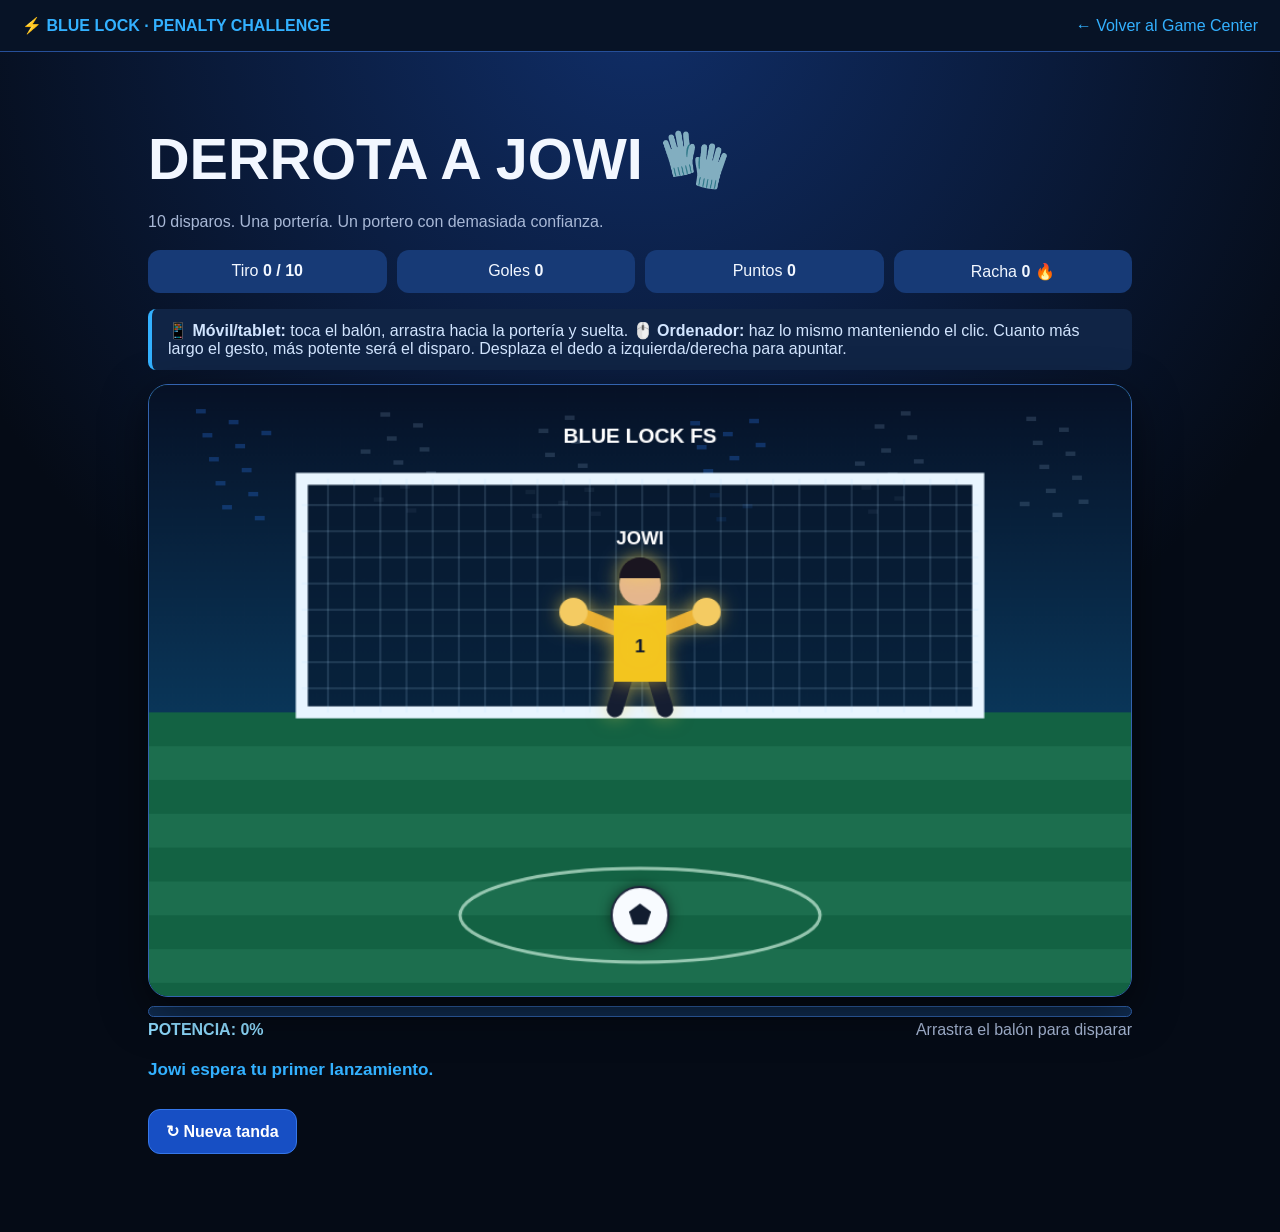
<file: juegos/penaltis.html>
<!DOCTYPE html>
<html lang="es">
<head>
<meta charset="UTF-8">
<meta name="viewport" content="width=device-width, initial-scale=1">
<meta name="theme-color" content="#07111f">
<title>Penalty Challenge 2.0 | Blue Lock FS</title>
<link rel="stylesheet" href="estilo.css">
<style>
  .penalty-wrap{max-width:1020px;margin:auto}
  .penalty-stage{position:relative;border:1px solid #3363af;border-radius:20px;overflow:hidden;background:#061c35;box-shadow:0 14px 44px #0008;touch-action:none}
  #penaltyCanvas{display:block;width:100%;height:auto;margin:0;border:0;border-radius:0;cursor:crosshair;touch-action:none;user-select:none}
  .penalty-hud{display:flex;flex-wrap:wrap;gap:10px;margin:16px 0}
  .penalty-hud .score{margin:0;flex:1;min-width:120px;text-align:center}
  .penalty-help{border-left:4px solid #33b1ff;background:#102445;border-radius:8px;padding:12px 16px;color:#d2e5ff;margin:14px 0}
  .penalty-foot{display:flex;flex-wrap:wrap;gap:12px;align-items:center;justify-content:space-between}
  .power-track{height:11px;border-radius:999px;overflow:hidden;background:#102c50;border:1px solid #3164af;margin:9px 0 4px}
  #powerFill{height:100%;width:0;background:linear-gradient(90deg,#33b1ff,#f2d45b,#ff5858);transition:width .08s}
  .power-label{font-weight:800;color:#8fdcff}
  #feedback{min-height:28px;font-size:1.07rem}
  .penalty-btn{margin:8px 0}
  @media(max-width:600px){.penalty-hud .score{min-width:calc(50% - 6px);font-size:.89rem;padding:9px}.penalty-help{font-size:.9rem}}
</style>
</head>
<body>
<header>
  <strong>⚡ BLUE LOCK · PENALTY CHALLENGE</strong>
  <a href="../juegos.html">← Volver al Game Center</a>
</header>
<main class="penalty-wrap">
  <h1>DERROTA A JOWI 🧤</h1>
  <p class="muted">10 disparos. Una portería. Un portero con demasiada confianza.</p>
  <div class="penalty-hud">
    <div class="score">Tiro <b id="shots">0 / 10</b></div>
    <div class="score">Goles <b id="goals">0</b></div>
    <div class="score">Puntos <b id="points">0</b></div>
    <div class="score">Racha <b id="streak">0</b> 🔥</div>
  </div>
  <div class="penalty-help">📱 <b>Móvil/tablet:</b> toca el balón, arrastra hacia la portería y suelta. 🖱️ <b>Ordenador:</b> haz lo mismo manteniendo el clic. Cuanto más largo el gesto, más potente será el disparo. Desplaza el dedo a izquierda/derecha para apuntar.</div>
  <div class="penalty-stage">
    <canvas id="penaltyCanvas" width="900" height="560" aria-label="Campo de penaltis interactivo: arrastra desde el balón para disparar"></canvas>
  </div>
  <div class="power-track"><div id="powerFill"></div></div>
  <div class="penalty-foot"><span class="power-label">POTENCIA: <span id="powerText">0</span>%</span><span class="muted" id="hint">Arrastra el balón para disparar</span></div>
  <p id="feedback" class="status" role="status">Jowi espera tu primer lanzamiento.</p>
  <button class="penalty-btn" id="restart">↻ Nueva tanda</button>
</main>
<script src="comun.js"></script>
<script>
(() => {
  "use strict";
  const canvas = document.querySelector("#penaltyCanvas");
  const ctx = canvas.getContext("2d");
  const el = id => document.getElementById(id);
  const W = 900, H = 560;
  const goal = {left:140,right:760,top:86,bottom:300};
  const origin = {x:450,y:486};
  const clamp = (n,min,max) => Math.max(min,Math.min(max,n));
  const lerp = (a,b,t) => a+(b-a)*t;
  const easeOut = t => 1-Math.pow(1-t,3);
  const easeInOut = t => t*t*(3-2*t);

  let shots=0, goals=0, points=0, streak=0;
  let state="ready", pointerId=null, gestureStart=null;
  let aim={x:450,y:208,power:0}, shot=null;
  let keeper={x:450,y:233,angle:0};
  let resetAt=0, saved=false, lastFrame=0;

  function setText(){
    el("shots").textContent=`${shots} / 10`;
    el("goals").textContent=goals;
    el("points").textContent=points;
    el("streak").textContent=streak;
  }
  function powerUI(value){
    const p=Math.round(value*100);
    el("powerFill").style.width=p+"%";
    el("powerText").textContent=p;
  }
  function feedback(text){el("feedback").textContent=text;}
  function pointerPosition(e){
    const rect=canvas.getBoundingClientRect();
    return {x:(e.clientX-rect.left)*W/rect.width,
            y:(e.clientY-rect.top)*H/rect.height};
  }
  function calculateAim(pos){
    const dx=pos.x-gestureStart.x;
    const dy=pos.y-gestureStart.y;
    const length=Math.hypot(dx,dy);
    return {
      x:clamp(origin.x+dx*1.35,72,828),
      y:clamp(240+dy*.47,46,355),
      power:clamp(length/260,0,1),
      length
    };
  }
  function begin(e){
    if(state!=="ready")return;
    e.preventDefault();
    pointerId=e.pointerId;
    gestureStart=pointerPosition(e);
    state="aiming";
    canvas.setPointerCapture(pointerId);
    aim={x:450,y:208,power:0};
    powerUI(0);
    el("hint").textContent="Arrastra para elegir dirección y potencia";
  }
  function move(e){
    if(state!=="aiming" || e.pointerId!==pointerId)return;
    e.preventDefault();
    aim=calculateAim(pointerPosition(e));
    powerUI(aim.power);
  }
  function end(e){
    if(state!=="aiming" || e.pointerId!==pointerId)return;
    e.preventDefault();
    if(canvas.hasPointerCapture(pointerId))canvas.releasePointerCapture(pointerId);
    pointerId=null;
    if(aim.length<28){
      state="ready";
      powerUI(0);
      feedback("Arrastra un poco más para lanzar.");
      return;
    }
    shoot();
  }
  canvas.addEventListener("pointerdown",begin);
  canvas.addEventListener("pointermove",move);
  canvas.addEventListener("pointerup",end);
  canvas.addEventListener("pointercancel",()=>{
    if(state==="aiming")state="ready";
    pointerId=null;powerUI(0);
  });

  function shoot(){
    state="flight";
    shots++;
    // Los lanzamientos poco potentes se quedan cortos; los excesivos pierden precisión.
    let tx=aim.x, ty=aim.y;
    const power=aim.power;
    if(power>.91){
      tx+=(Math.random()-.5)*125*(power-.9)*10;
      ty+=(Math.random()-.5)*45;
    }
    const short=power<.23;
    const inside=tx>goal.left+16&&tx<goal.right-16&&ty>goal.top+13&&ty<goal.bottom-12;
    const targetX=clamp(tx,-50,950);
    const targetY=clamp(ty,-30,460);

    // Jowi intenta anticipar la pelota: a veces lee el disparo y otras falla.
    const predictionError=(Math.random()-.5)*250;
    const targetKeeperX=clamp(targetX+predictionError,185,715);
    const targetKeeperY=clamp(targetY+(Math.random()-.5)*75,135,274);
    const savedShot=!short&&inside&&
      Math.abs(targetKeeperX-targetX)<79&&
      Math.abs(targetKeeperY-targetY)<67;
    const goalShot=!short&&inside&&!savedShot;

    shot={started:performance.now(),duration:clamp(900-power*350,440,900),
      targetX,targetY,targetKeeperX,targetKeeperY,
      goalShot,savedShot,short,inside,power};
    feedback("⚽ ¡DISPARO! Jowi se está lanzando...");
    el("hint").textContent="Jowi intenta detener el balón";
    setText();
  }
  function resolveShot(now){
    const success=shot.goalShot;
    if(success){
      goals++;streak++;
      const awarded=Math.round(100+shot.power*70+Math.min(streak,5)*20);
      points+=awarded;
      feedback(`⚽ ¡GOOOOL! +${awarded} puntos · Racha de ${streak}`);
    } else {
      streak=0;
      feedback(shot.short?"😅 Demasiado flojo. El balón no llegó.":
        !shot.inside?"🚀 ¡FUERA! Se te fue el lanzamiento.":
        "🧤 ¡PARADÓN DE JOWI! Te ha leído la mente.");
    }
    setText();
    state="result";
    resetAt=now+1350;
  }
  function finish(){
    state="finished";
    el("hint").textContent="Tanda terminada · pulsa Nueva tanda para repetir";
    feedback(`🏆 Fin de la tanda: ${goals}/10 goles y ${points} puntos.`);
    powerUI(0);
    if(!saved){
      saved=true;
      if(typeof guardarResultado==="function")guardarResultado("Penaltis",points);
    }
  }
  function restart(){
    shots=0;goals=0;points=0;streak=0;saved=false;
    state="ready";shot=null;aim={x:450,y:208,power:0};
    keeper={x:450,y:233,angle:0};
    powerUI(0);setText();
    el("hint").textContent="Arrastra el balón para disparar";
    feedback("Jowi espera tu primer lanzamiento.");
  }
  el("restart").addEventListener("click",restart);

  function drawField(){
    const bg=ctx.createLinearGradient(0,0,0,H);
    bg.addColorStop(0,"#061126");bg.addColorStop(.54,"#0a3659");bg.addColorStop(1,"#117b65");
    ctx.fillStyle=bg;ctx.fillRect(0,0,W,H);
    // Gradas de fondo
    for(let i=0;i<64;i++){
      const x=(i*151+43)%W, y=22+(i*37)%100;
      ctx.fillStyle=i%3===0?"#2d81ff44":"#b8d9ff25";
      ctx.fillRect(x,y,9,4);
    }
    // Césped en perspectiva
    ctx.beginPath();ctx.moveTo(0,300);ctx.lineTo(W,300);ctx.lineTo(W,H);ctx.lineTo(0,H);ctx.closePath();
    ctx.fillStyle="#146948";ctx.fill();
    for(let i=0;i<9;i++){
      ctx.fillStyle=i%2?"#ffffff09":"#00000012";
      ctx.fillRect(0,300+i*31,W,31);
    }
    // Líneas del punto de penalti
    ctx.strokeStyle="#d6f6e4aa";ctx.lineWidth=3;
    ctx.beginPath();ctx.ellipse(450,486,165,43,0,0,Math.PI*2);ctx.stroke();
    ctx.fillStyle="#e9fffc";
    ctx.beginPath();ctx.arc(450,504,4,0,Math.PI*2);ctx.fill();
  }
  function drawGoal(){
    ctx.fillStyle="#08172c9e";ctx.fillRect(goal.left,goal.top,620,214);
    ctx.strokeStyle="#e8f5ff";ctx.lineWidth=11;
    ctx.strokeRect(goal.left,goal.top,620,214);
    ctx.strokeStyle="#b4dcff45";ctx.lineWidth=1;
    for(let x=goal.left+24;x<goal.right;x+=24){
      ctx.beginPath();ctx.moveTo(x,goal.top);ctx.lineTo(x,goal.bottom);ctx.stroke();
    }
    for(let y=goal.top+24;y<goal.bottom;y+=24){
      ctx.beginPath();ctx.moveTo(goal.left,y);ctx.lineTo(goal.right,y);ctx.stroke();
    }
    ctx.fillStyle="#ffffff";ctx.font="bold 19px Arial";ctx.textAlign="center";
    ctx.fillText("BLUE LOCK FS",450,53);
  }
  function drawKeeper(x,y,angle){
    ctx.save();ctx.translate(x,y);ctx.rotate(angle);
    ctx.shadowColor="#ffd94d88";ctx.shadowBlur=18;
    // Brazos extendidos y guantes
    ctx.strokeStyle="#e8ad31";ctx.lineWidth=13;ctx.lineCap="round";
    ctx.beginPath();ctx.moveTo(-18,-8);ctx.lineTo(-58,-24);ctx.moveTo(18,-8);ctx.lineTo(58,-24);ctx.stroke();
    ctx.fillStyle="#f4cb62";
    for(const gx of [-61,61]){ctx.beginPath();ctx.arc(gx,-25,13,0,Math.PI*2);ctx.fill();}
    // Piernas
    ctx.strokeStyle="#151d31";ctx.lineWidth=15;
    ctx.beginPath();ctx.moveTo(-12,28);ctx.lineTo(-23,64);ctx.moveTo(12,28);ctx.lineTo(23,64);ctx.stroke();
    // Cuerpo
    ctx.fillStyle="#f3c51e";ctx.fillRect(-24,-31,48,70);
    ctx.fillStyle="#101a2d";ctx.font="bold 17px Arial";ctx.textAlign="center";
    ctx.fillText("1",0,12);
    // Cabeza
    ctx.fillStyle="#e5b68d";ctx.beginPath();ctx.arc(0,-50,19,0,Math.PI*2);ctx.fill();
    ctx.fillStyle="#1a1520";ctx.beginPath();ctx.arc(0,-56,19,Math.PI,Math.PI*2);ctx.fill();
    ctx.restore();
    ctx.shadowBlur=0;
    ctx.font="bold 17px Arial";ctx.textAlign="center";ctx.fillStyle="#fff";
    ctx.fillText("JOWI",x,y-87);
  }
  function drawBall(x,y,r){
    ctx.save();ctx.shadowColor="#0009";ctx.shadowBlur=13;
    ctx.fillStyle="#f8fbff";ctx.beginPath();ctx.arc(x,y,r,0,Math.PI*2);ctx.fill();
    ctx.shadowBlur=0;ctx.strokeStyle="#20283d";ctx.lineWidth=Math.max(1,r*.075);ctx.stroke();
    ctx.fillStyle="#121d30";ctx.beginPath();
    for(let i=0;i<5;i++){
      const a=-Math.PI/2+i*Math.PI*2/5;
      const px=x+Math.cos(a)*r*.41, py=y+Math.sin(a)*r*.41;
      if(i===0)ctx.moveTo(px,py);else ctx.lineTo(px,py);
    }
    ctx.closePath();ctx.fill();ctx.restore();
  }
  function drawAim(){
    const tx=aim.x,ty=aim.y;
    ctx.save();ctx.setLineDash([10,9]);ctx.strokeStyle="#79d8ff";ctx.lineWidth=4;
    ctx.beginPath();ctx.moveTo(origin.x,origin.y);ctx.lineTo(tx,ty);ctx.stroke();
    ctx.setLineDash([]);
    ctx.strokeStyle="#80eaff";ctx.lineWidth=4;
    ctx.beginPath();ctx.arc(tx,ty,24,0,Math.PI*2);ctx.stroke();
    ctx.beginPath();ctx.moveTo(tx-34,ty);ctx.lineTo(tx+34,ty);
    ctx.moveTo(tx,ty-34);ctx.lineTo(tx,ty+34);ctx.stroke();
    ctx.restore();
    drawBall(origin.x,origin.y,26);
  }
  function draw(now){
    drawField();drawGoal();
    let kx=450,ky=233,angle=0;
    if(state==="flight"||state==="result"){
      const t=clamp((now-shot.started)/shot.duration,0,1);
      const dive=easeInOut(clamp((t-.13)/.78,0,1));
      kx=lerp(450,shot.targetKeeperX,dive);
      ky=lerp(233,shot.targetKeeperY,dive);
      angle=(shot.targetKeeperX<420?-1:shot.targetKeeperX>480?1:0)*.65*dive;
      drawKeeper(kx,ky,angle);
      if(state==="flight"){
        const fly=easeOut(t);
        const bx=lerp(origin.x,shot.targetX,fly);
        const by=lerp(origin.y,shot.targetY,fly)-Math.sin(Math.PI*t)*45;
        drawBall(bx,by,Math.max(11,27-14*t));
        if(t>=1)resolveShot(now);
      }else{
        drawBall(shot.targetX,shot.targetY,12);
      }
    }else{
      drawKeeper(450,233,0);
      if(state==="aiming")drawAim();
      else drawBall(origin.x,origin.y,26);
    }
    if(state==="result"&&now>=resetAt){
      if(shots>=10)finish();
      else{
        state="ready";shot=null;
        powerUI(0);
        el("hint").textContent="Arrastra el balón para el siguiente tiro";
      }
    }
    lastFrame=now;
    requestAnimationFrame(draw);
  }
  setText();powerUI(0);requestAnimationFrame(draw);
})();
</script>
</body>
</html>
</file>
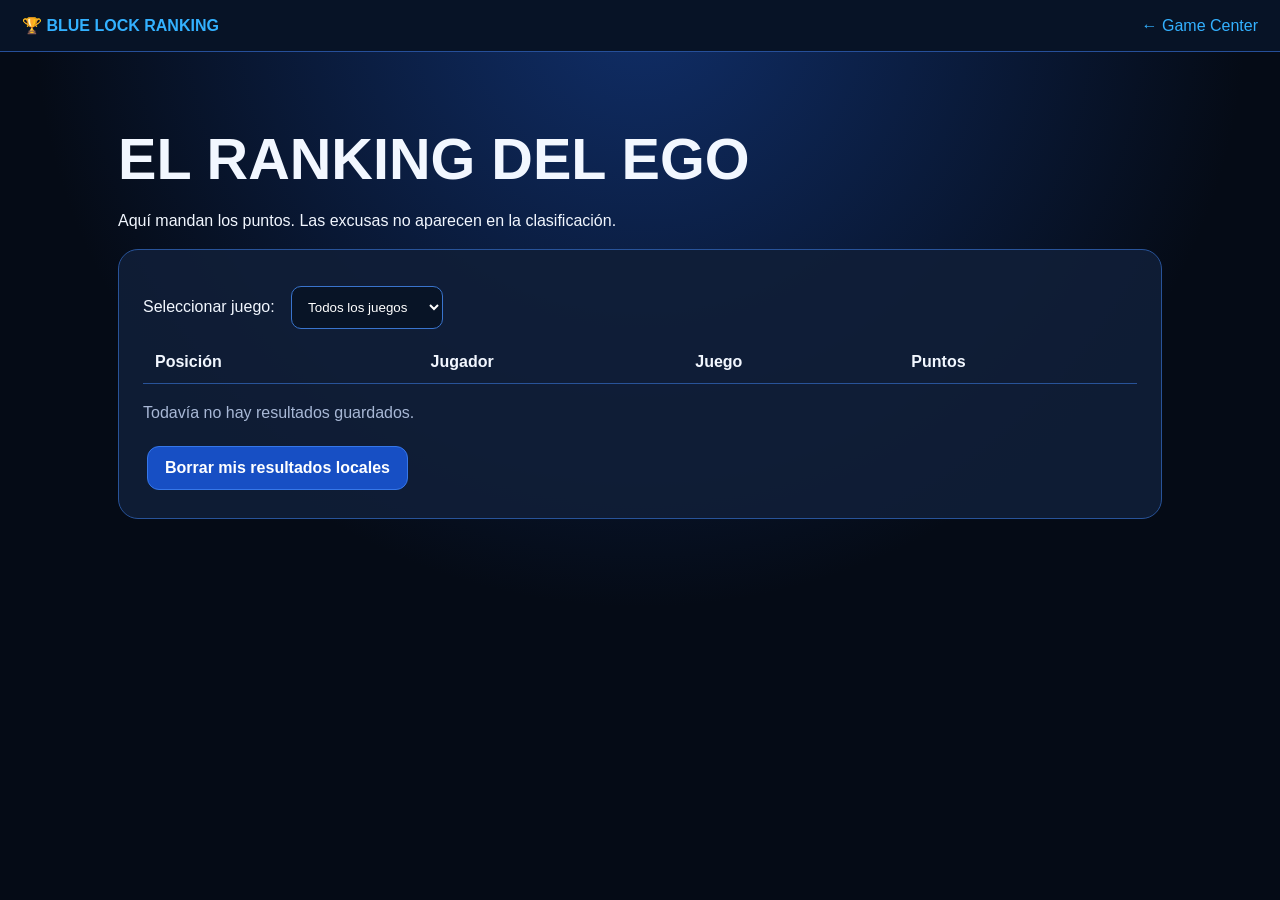
<file: juegos/ranking.html>
<!DOCTYPE html>
<html lang="es">
<head>
<meta charset="UTF-8">
<meta name="viewport" content="width=device-width, initial-scale=1">
<title>Ranking | Blue Lock FS</title>
<link rel="stylesheet" href="estilo.css">
</head>
<body>

<header>
  <strong>🏆 BLUE LOCK RANKING</strong>
  <a href="../juegos.html">← Game Center</a>
</header>

<main>
  <h1>EL RANKING DEL EGO</h1>
  <p>
    Aquí mandan los puntos.
    Las excusas no aparecen en la clasificación.
  </p>

  <div class="card">

    <label for="filtro">Seleccionar juego:</label>

    <select id="filtro" style="
      padding:12px;
      background:#081426;
      color:white;
      border:1px solid #3974cd;
      border-radius:10px;
      margin:12px;
    ">
      <option value="Todos">Todos los juegos</option>
      <option value="Penaltis">Penaltis</option>
      <option value="Trivial">Trivial</option>
      <option value="Adivina">Adivina al jugador</option>
      <option value="Mini fútbol">Mini fútbol</option>
    </select>

    <div style="overflow-x:auto">
      <table>
        <thead>
          <tr>
            <th>Posición</th>
            <th>Jugador</th>
            <th>Juego</th>
            <th>Puntos</th>
          </tr>
        </thead>
        <tbody id="tabla"></tbody>
      </table>
    </div>

    <p id="aviso" class="muted"></p>

    <button id="borrar">
      Borrar mis resultados locales
    </button>

  </div>
</main>

<script src="comun.js"></script>
<script>
const tabla = document.getElementById("tabla");
const filtro = document.getElementById("filtro");

function dibujar() {
  tabla.innerHTML = "";

  let datos = obtenerResultados();

  if (filtro.value !== "Todos") {
    datos = datos.filter(d => d.juego === filtro.value);
  }

  // Mejor resultado por jugador y juego
  const mejores = new Map();

  datos.forEach(d => {
    const clave = d.nombre.toLowerCase() + "|" + d.juego;

    if (!mejores.has(clave) ||
        d.puntos > mejores.get(clave).puntos) {
      mejores.set(clave,d);
    }
  });

  datos = [...mejores.values()]
    .sort((a,b) => b.puntos-a.puntos)
    .slice(0,30);

  document.getElementById("aviso").textContent =
    datos.length
      ? "Mostrando los mejores resultados guardados en este navegador."
      : "Todavía no hay resultados guardados.";

  datos.forEach((d,i) => {
    const tr = document.createElement("tr");

    [i+1, d.nombre, d.juego, d.puntos].forEach(valor => {
      const td = document.createElement("td");
      td.textContent = valor;
      tr.appendChild(td);
    });

    tabla.appendChild(tr);
  });
}

filtro.onchange = dibujar;

document.getElementById("borrar").onclick = () => {
  if (confirm("¿Borrar los resultados de este navegador?")) {
    localStorage.removeItem(KEY);
    dibujar();
  }
};

dibujar();
</script>

</body>
</html>
</file>
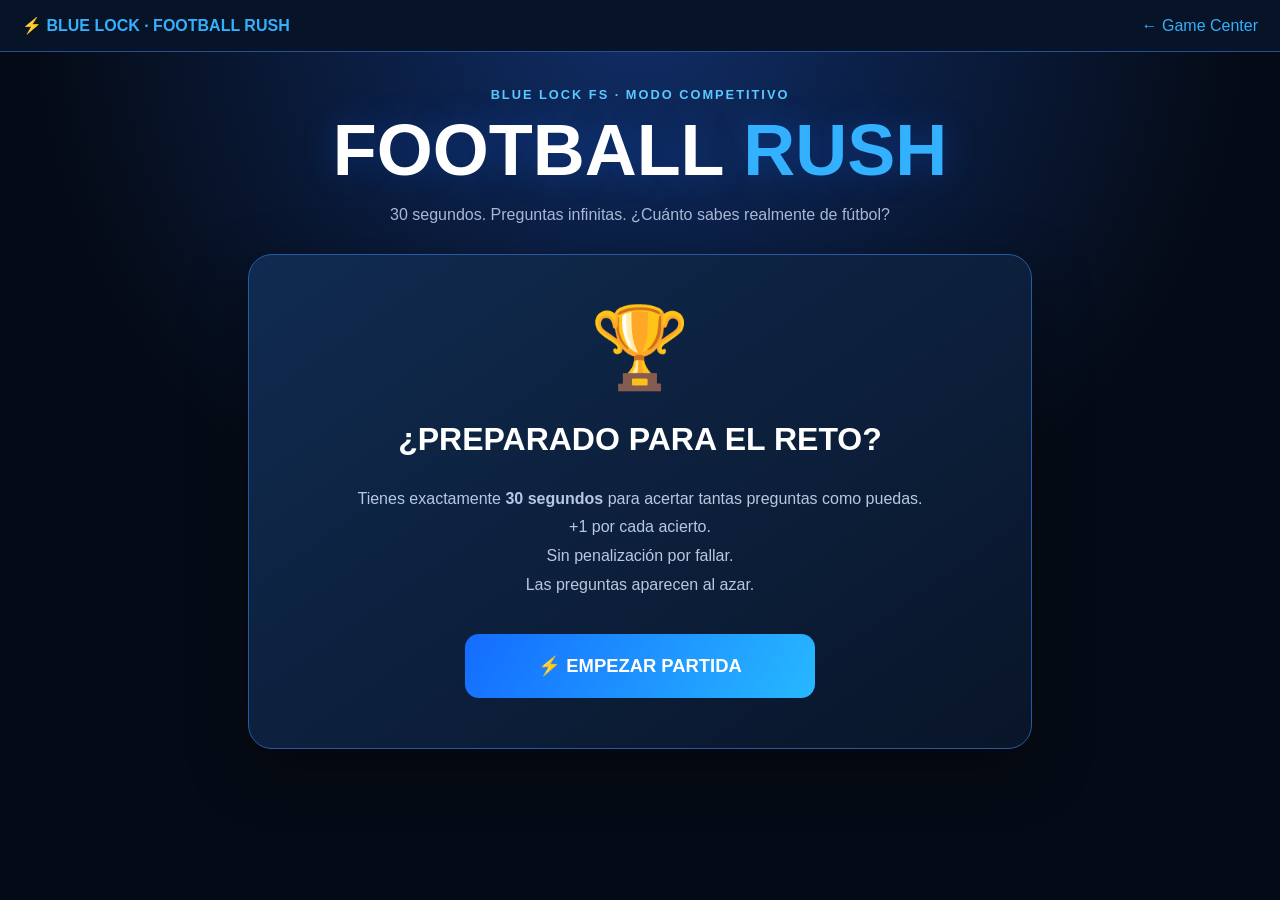
<file: juegos/trivial.html>
<!DOCTYPE html>
<html lang="es">
<head>
<meta charset="UTF-8">
<meta name="viewport" content="width=device-width, initial-scale=1">
<title>Football Rush | Blue Lock FS</title>
<link rel="stylesheet" href="estilo.css">

<style>
  .rush-container {
    max-width: 820px;
    margin: 0 auto;
  }

  .rush-title {
    text-align: center;
    margin-bottom: 26px;
  }

  .rush-title h1 {
    font-size: clamp(2.5rem, 7vw, 4.5rem);
    color: #fff;
    margin: 12px 0;
    line-height: 1;
    text-shadow: 0 0 35px #176aff55;
  }

  .rush-title h1 span {
    color: #33b1ff;
  }

  .rush-title p {
    color: #a8b8d6;
  }

  .rush-box {
    background: linear-gradient(145deg, #102b50, #091529);
    border: 1px solid #2859a5;
    border-radius: 24px;
    padding: 28px;
    box-shadow: 0 20px 60px #0006;
  }

  .rush-stats {
    display: grid;
    grid-template-columns: repeat(3, 1fr);
    gap: 12px;
    margin-bottom: 20px;
  }

  .rush-stat {
    background: #081a34;
    border: 1px solid #254b86;
    border-radius: 14px;
    padding: 14px;
    text-align: center;
  }

  .rush-stat small {
    display: block;
    color: #a8b8d6;
    font-size: .73rem;
    letter-spacing: 1px;
    margin-bottom: 7px;
    text-transform: uppercase;
  }

  .rush-stat strong {
    font-size: 2rem;
    color: white;
  }

  #timeDisplay {
    color: #33b1ff;
  }

  .timer-track {
    height: 12px;
    background: #071326;
    border-radius: 20px;
    overflow: hidden;
    margin-bottom: 28px;
    border: 1px solid #234b89;
  }

  #timerBar {
    width: 100%;
    height: 100%;
    background: linear-gradient(90deg, #1476ff, #53d7ff);
    border-radius: inherit;
    transition: background .2s;
  }

  .question-label {
    color: #59caff;
    font-size: .8rem;
    font-weight: 900;
    text-transform: uppercase;
    letter-spacing: 2px;
  }

  #questionText {
    font-size: clamp(1.3rem, 3vw, 2rem);
    color: #fff;
    line-height: 1.4;
    min-height: 90px;
    margin: 16px 0 25px;
  }

  .answers-grid {
    display: grid;
    grid-template-columns: repeat(2, minmax(0, 1fr));
    gap: 12px;
  }

  .answer-btn {
    display: flex;
    align-items: center;
    gap: 13px;
    min-height: 78px;
    width: 100%;
    padding: 15px;
    margin: 0;
    text-align: left;
    font-size: 1rem;
    font-weight: 700;
    color: #ecf4ff;
    background: #102647;
    border: 1px solid #2b5699;
    border-radius: 14px;
    transition: background .12s, border-color .12s;
  }

  .answer-btn:hover:not(:disabled) {
    background: #174780;
    border-color: #5cc7ff;
  }

  .answer-btn .letter {
    display: grid;
    place-items: center;
    flex-shrink: 0;
    width: 35px;
    height: 35px;
    background: #1b4a8c;
    border-radius: 10px;
    color: #8cdaff;
    font-weight: 900;
  }

  .answer-btn.correct {
    background: #086044 !important;
    border-color: #32efaf !important;
  }

  .answer-btn.wrong {
    background: #72253a !important;
    border-color: #ff627f !important;
  }

  .answer-btn:disabled {
    opacity: 1;
    cursor: default;
  }

  .feedback {
    min-height: 36px;
    margin-top: 22px;
    text-align: center;
    font-size: 1.2rem;
    font-weight: 900;
    color: #70d9ff;
  }

  .rush-intro {
    text-align: center;
    padding: 18px 0;
  }

  .rush-intro .trophy {
    font-size: 5rem;
    margin-bottom: 20px;
  }

  .rush-intro h2 {
    font-size: 2rem;
    color: #fff;
  }

  .rush-intro p {
    color: #b7c8e2;
    line-height: 1.8;
  }

  .rush-start {
    width: min(100%, 350px);
    min-height: 64px;
    font-size: 1.15rem;
    margin-top: 18px;
    background: linear-gradient(120deg, #146cff, #27b8ff);
    border-radius: 14px;
    border: 0;
  }

  .rush-start:hover {
    background: #279aff;
  }

  .rush-result {
    text-align: center;
    padding: 15px 0;
  }

  .rush-result h2 {
    font-size: 2.4rem;
    color: #fff;
  }

  .final-number {
    font-size: clamp(5rem, 15vw, 8rem);
    font-weight: 900;
    color: #36baff;
    text-shadow: 0 0 45px #157aff66;
    line-height: 1;
  }

  .result-grid {
    display: grid;
    grid-template-columns: repeat(3, 1fr);
    gap: 10px;
    margin: 24px 0;
  }

  .result-cell {
    padding: 15px 8px;
    border-radius: 12px;
    background: #091c38;
    border: 1px solid #285296;
  }

  .result-cell strong {
    display: block;
    font-size: 1.6rem;
    color: white;
  }

  .result-cell small {
    color: #a8b8d6;
  }

  .hidden {
    display: none !important;
  }

  .urgent #timeDisplay {
    color: #ff5f7a;
  }

  .urgent #timerBar {
    background: linear-gradient(90deg, #d92345, #ff7b3f);
  }

  @media (max-width: 600px) {
    .rush-box {
      padding: 16px;
    }

    .answers-grid {
      grid-template-columns: 1fr;
      gap: 9px;
    }

    .answer-btn {
      min-height: 56px;
      padding: 10px 13px;
    }

    .rush-stat {
      padding: 10px 4px;
    }

    .rush-stat strong {
      font-size: 1.5rem;
    }

    #questionText {
      min-height: 65px;
      margin: 12px 0 18px;
    }
  }
</style>
</head>

<body>

<header>
  <strong>⚡ BLUE LOCK · FOOTBALL RUSH</strong>
  <a href="../juegos.html">← Game Center</a>
</header>

<main class="rush-container">

  <div class="rush-title">
    <div class="question-label">BLUE LOCK FS · MODO COMPETITIVO</div>
    <h1>FOOTBALL <span>RUSH</span></h1>
    <p>
      30 segundos. Preguntas infinitas.
      ¿Cuánto sabes realmente de fútbol?
    </p>
  </div>

  <div class="rush-box" id="gameBox">

    <!-- PANTALLA INICIAL -->

    <section id="startScreen" class="rush-intro">
      <div class="trophy">🏆</div>

      <h2>¿PREPARADO PARA EL RETO?</h2>

      <p>
        Tienes exactamente <b>30 segundos</b>
        para acertar tantas preguntas como puedas.
        <br>
        +1 por cada acierto.
        <br>
        Sin penalización por fallar.
        <br>
        Las preguntas aparecen al azar.
      </p>

      <button class="rush-start" id="startButton">
        ⚡ EMPEZAR PARTIDA
      </button>
    </section>

    <!-- PANTALLA DEL JUEGO -->

    <section id="playScreen" class="hidden">

      <div class="rush-stats">

        <div class="rush-stat">
          <small>Tiempo</small>
          <strong id="timeDisplay">30.0</strong>
        </div>

        <div class="rush-stat">
          <small>Aciertos</small>
          <strong id="correctDisplay">0</strong>
        </div>

        <div class="rush-stat">
          <small>Fallos</small>
          <strong id="wrongDisplay">0</strong>
        </div>

      </div>

      <div class="timer-track">
        <div id="timerBar"></div>
      </div>

      <div class="question-label" id="questionNumber">
        PREGUNTA 1
      </div>

      <h2 id="questionText"></h2>

      <div class="answers-grid" id="answers"></div>

      <div class="feedback" id="feedback"
           aria-live="polite"></div>

    </section>

    <!-- RESULTADOS -->

    <section id="resultScreen" class="rush-result hidden">

      <div style="font-size:4rem">🏆</div>

      <h2>¡TIEMPO AGOTADO!</h2>

      <p class="muted">Tu puntuación final</p>

      <div class="final-number" id="finalScore">0</div>

      <p id="finalMessage" class="status"></p>

      <div class="result-grid">

        <div class="result-cell">
          <strong id="finalCorrect">0</strong>
          <small>Aciertos</small>
        </div>

        <div class="result-cell">
          <strong id="finalWrong">0</strong>
          <small>Fallos</small>
        </div>

        <div class="result-cell">
          <strong id="finalAccuracy">0%</strong>
          <small>Precisión</small>
        </div>

      </div>

      <button class="rush-start" id="retryButton">
        🔄 VOLVER A JUGAR
      </button>

      <p>
        <a href="ranking.html">🏆 Ver ranking</a>
      </p>

    </section>

  </div>

</main>

<script src="comun.js"></script>

<script>

/* =========================================
   BANCO DE PREGUNTAS
   Formato:
   [pregunta, correcta, falsa1, falsa2, falsa3]
========================================= */

const banco = [

  // MUNDIALES

  ["¿Qué país ganó el Mundial de 2010?",
   "España","Alemania","Brasil","Holanda"],

  ["¿Qué país ganó el Mundial de 2022?",
   "Argentina","Francia","Croacia","Brasil"],

  ["¿Qué país ganó el Mundial de 2018?",
   "Francia","Croacia","Alemania","España"],

  ["¿Qué país ganó el Mundial de 2014?",
   "Alemania","Argentina","Brasil","Italia"],

  ["¿Qué país ganó el Mundial de 2006?",
   "Italia","Francia","Alemania","Brasil"],

  ["¿Qué país ganó el Mundial de 2002?",
   "Brasil","Alemania","Italia","Francia"],

  ["¿Qué selección ganó el primer Mundial de fútbol?",
   "Uruguay","Brasil","Argentina","Italia"],

  ["¿En qué año se celebró el primer Mundial?",
   "1930","1926","1934","1940"],

  ["¿Quién marcó el gol de España en la final de 2010?",
   "Iniesta","Villa","Torres","Xavi"],

  ["¿Contra qué selección ganó España la final de 2010?",
   "Países Bajos","Alemania","Portugal","Italia"],

  ["¿En qué país se celebró el Mundial de 2010?",
   "Sudáfrica","Brasil","Alemania","Rusia"],

  ["¿Quién ganó el Balón de Oro del Mundial de 2014?",
   "Lionel Messi","Thomas Müller","Neymar","Arjen Robben"],

  ["¿Quién es conocido por la Mano de Dios?",
   "Maradona","Pelé","Messi","Ronaldinho"],

  ["¿Qué selección ganó el Mundial de 1998?",
   "Francia","Brasil","Italia","Alemania"],

  ["¿Qué país ha ganado cinco Mundiales masculinos?",
   "Brasil","España","Francia","Argentina"],

  ["¿Quién marcó un triplete en la final del Mundial de 2022?",
   "Mbappé","Messi","Giroud","Griezmann"],

  ["¿En qué país nació Diego Maradona?",
   "Argentina","Uruguay","Brasil","España"],

  ["¿Qué selección ganó el Mundial de 1966?",
   "Inglaterra","Alemania","Brasil","Italia"],

  ["¿Quién fue el capitán de España en la final del Mundial de 2010?",
   "Iker Casillas","Sergio Ramos","Xavi","Carles Puyol"],

  ["¿Qué selección ganó el Mundial de 1986?",
   "Argentina","Alemania","Brasil","Francia"],

  // CHAMPIONS LEAGUE

  ["¿Qué club ganó la Champions de 2024?",
   "Real Madrid","Manchester City","PSG","Bayern"],

  ["¿Qué club ganó la Champions de 2023?",
   "Manchester City","Inter","Real Madrid","Barcelona"],

  ["¿Qué club ganó la Champions de 2020?",
   "Bayern Múnich","PSG","Liverpool","Chelsea"],

  ["¿Qué club ganó la Champions de 2019?",
   "Liverpool","Tottenham","Real Madrid","Juventus"],

  ["¿Qué equipo ganó la Champions de 2015?",
   "Barcelona","Juventus","Bayern","Real Madrid"],

  ["¿Quién marcó el gol decisivo de la final de Champions de 2014 en la prórroga que puso el 2-1?",
   "Gareth Bale","Cristiano Ronaldo","Sergio Ramos","Benzema"],

  ["¿Qué club es conocido como los Reds?",
   "Liverpool","Arsenal","Chelsea","Manchester City"],

  ["¿En qué ciudad juega el Bayern Múnich?",
   "Múnich","Berlín","Hamburgo","Dortmund"],

  ["¿Qué club ganó la Champions de 2012?",
   "Chelsea","Bayern Múnich","Barcelona","Manchester United"],

  ["¿Qué club ganó la Champions de 2005 tras remontar al Milan?",
   "Liverpool","Arsenal","Chelsea","Manchester United"],

  ["¿Qué equipo ganó la Champions de 1999?",
   "Manchester United","Bayern Múnich","Juventus","Real Madrid"],

  ["¿Qué club ganó la Champions de 2009?",
   "Barcelona","Manchester United","Chelsea","Inter"],

  ["¿Qué equipo ganó la Champions de 2013?",
   "Bayern Múnich","Borussia Dortmund","Real Madrid","Chelsea"],

  ["¿Qué equipo ganó la Champions de 2004?",
   "Oporto","Mónaco","Milan","Arsenal"],

  ["¿Quién entrenaba al Real Madrid cuando ganó tres Champions consecutivas entre 2016 y 2018?",
   "Zinedine Zidane","Ancelotti","Mourinho","Rafa Benítez"],

  // LALIGA

  ["¿En qué estadio juega el Real Madrid?",
   "Santiago Bernabéu","Metropolitano","Mestalla","San Mamés"],

  ["¿En qué estadio juega el Atlético de Madrid?",
   "Metropolitano","Bernabéu","Mestalla","Anoeta"],

  ["¿Qué equipo juega en Mestalla?",
   "Valencia","Villarreal","Sevilla","Betis"],

  ["¿Qué equipo juega en San Mamés?",
   "Athletic Club","Real Sociedad","Alavés","Osasuna"],

  ["¿De qué ciudad es el Real Betis?",
   "Sevilla","Valencia","Málaga","Granada"],

  ["¿Cuál es el apodo tradicional del FC Barcelona?",
   "Culés","Colchoneros","Leones","Che"],

  ["¿Cuál es el apodo del Atlético de Madrid?",
   "Colchoneros","Merengues","Culés","Pericos"],

  ["¿Qué club español es conocido como el Submarino Amarillo?",
   "Villarreal","Cádiz","Las Palmas","Getafe"],

  ["¿De qué ciudad es el Celta?",
   "Vigo","A Coruña","Lugo","Pontevedra"],

  ["¿De qué ciudad es el Deportivo de La Coruña?",
   "A Coruña","Vigo","Oviedo","Gijón"],

  ["¿Qué club ganó LaLiga 2013/14?",
   "Atlético de Madrid","Barcelona","Real Madrid","Valencia"],

  ["¿Qué club ganó LaLiga 2023/24?",
   "Real Madrid","Barcelona","Girona","Atlético de Madrid"],

  ["¿Qué entrenador dirigió al Atlético en el título de Liga de 2014?",
   "Diego Simeone","Luis Enrique","Mourinho","Valverde"],

  ["¿Qué dos equipos disputan el derbi sevillano?",
   "Sevilla y Betis","Sevilla y Granada","Betis y Cádiz","Sevilla y Málaga"],

  ["¿Qué dos clubes disputan el derbi vasco más conocido?",
   "Athletic Club y Real Sociedad","Athletic y Osasuna","Alavés y Eibar","Real Sociedad y Eibar"],

  // JUGADORES

  ["¿Qué jugador es conocido como CR7?",
   "Cristiano Ronaldo","Ronaldo Nazário","Ronaldinho","Rivaldo"],

  ["¿Qué jugador es conocido como La Pulga?",
   "Lionel Messi","Neymar","Agüero","Di María"],

  ["¿Qué jugador es conocido como El Fenómeno?",
   "Ronaldo Nazário","Cristiano Ronaldo","Romário","Kaká"],

  ["¿De qué país es Erling Haaland?",
   "Noruega","Suecia","Dinamarca","Alemania"],

  ["¿De qué país es Mohamed Salah?",
   "Egipto","Marruecos","Argelia","Senegal"],

  ["¿De qué país es Luka Modrić?",
   "Croacia","Serbia","Eslovenia","Bosnia"],

  ["¿De qué país es Robert Lewandowski?",
   "Polonia","Alemania","Austria","República Checa"],

  ["¿De qué país es Harry Kane?",
   "Inglaterra","Escocia","Irlanda","Gales"],

  ["¿De qué país es Antoine Griezmann?",
   "Francia","Bélgica","España","Suiza"],

  ["¿Quién ganó el Balón de Oro de 2018?",
   "Luka Modrić","Cristiano Ronaldo","Messi","Griezmann"],

  ["¿Quién ganó el Balón de Oro de 2007?",
   "Kaká","Cristiano Ronaldo","Messi","Ronaldinho"],

  ["¿Qué futbolista francés es conocido por su dorsal 10 en la selección campeona de 1998?",
   "Zinedine Zidane","Thierry Henry","Patrick Vieira","David Trezeguet"],

  ["¿Quién marcó el gol de volea del Real Madrid en la final de Champions de 2002?",
   "Zinedine Zidane","Roberto Carlos","Raúl","Figo"],

  ["¿Qué portero italiano ganó el Mundial de 2006?",
   "Gianluigi Buffon","Donnarumma","Toldo","Peruzzi"],

  ["¿Quién era conocido como El Niño en el fútbol español?",
   "Fernando Torres","David Villa","Raúl","Morata"],

  // REGLAS

  ["¿Cuántos jugadores tiene un equipo de fútbol 11 en el campo?",
   "11","10","12","9"],

  ["¿Cuánto dura un partido de fútbol reglamentario sin añadido?",
   "90 minutos","80 minutos","100 minutos","120 minutos"],

  ["¿Cuánto dura cada parte de un partido de fútbol 11?",
   "45 minutos","40 minutos","30 minutos","50 minutos"],

  ["¿Cuántos puntos da una victoria en una liga convencional?",
   "3","2","4","1"],

  ["¿Cuánto mide de ancho una portería reglamentaria de fútbol 11?",
   "7,32 metros","6 metros","8 metros","7 metros"],

  ["¿A cuántos metros de la línea de gol está el punto de penalti en fútbol 11?",
   "11 metros","9 metros","12 metros","10 metros"],

  ["¿Qué tarjeta significa expulsión?",
   "Roja","Amarilla","Azul","Verde"],

  ["¿Qué parte del cuerpo no puede usar voluntariamente un jugador de campo para jugar el balón?",
   "Mano o brazo","Cabeza","Pecho","Rodilla"],

  ["¿Desde dónde se realiza un saque de esquina?",
   "Desde la esquina del campo","Desde el centro","Desde el área","Desde la banda central"],

  ["¿Qué significa VAR?",
   "Árbitro asistente de vídeo","Valor arbitral real","Verificación automática de reglas","Vídeo de acción rápida"],

  // FÚTBOL SALA

  ["¿Cuántos jugadores tiene cada equipo en pista en fútbol sala, contando al portero?",
   "5","6","7","4"],

  ["¿Cuánto dura cada parte de un partido internacional de fútbol sala?",
   "20 minutos","30 minutos","15 minutos","25 minutos"],

  ["¿Cuántos cambios se pueden realizar en fútbol sala?",
   "Ilimitados","3","5","7"],

  ["¿Cómo se efectúa normalmente un saque de banda en fútbol sala?",
   "Con el pie","Con las manos","Con la cabeza","Con un bote"],

  ["¿Existe fuera de juego en el fútbol sala?",
   "No","Sí, siempre","Solo en la segunda parte","Solo en los córners"],

  ["¿Cuánto mide una portería reglamentaria de fútbol sala de ancho?",
   "3 metros","5 metros","4 metros","2 metros"],

  ["¿Cuántos metros hay desde la línea de gol al primer punto de penalti en fútbol sala?",
   "6 metros","7 metros","9 metros","11 metros"],

  ["¿Cuántas faltas acumuladas puede cometer un equipo en una parte antes de que la siguiente conlleve un tiro libre sin barrera?",
   "5","3","4","6"],

  ["¿Qué selección ganó el Mundial de fútbol sala de 2021?",
   "Portugal","España","Brasil","Argentina"],

  ["¿Qué selección ganó el Mundial de fútbol sala de 2016?",
   "Argentina","Brasil","España","Portugal"],

  ["¿Cuánto mide de ancho una pista internacional de fútbol sala reglamentaria?",
   "20 metros","15 metros","25 metros","30 metros"],

  // ESTADIOS Y COMPETICIONES

  ["¿Qué estadio está asociado con el Liverpool?",
   "Anfield","Old Trafford","Emirates","Stamford Bridge"],

  ["¿Qué estadio está asociado con el Manchester United?",
   "Old Trafford","Anfield","Etihad","Wembley"],

  ["¿Qué club juega en Stamford Bridge?",
   "Chelsea","Arsenal","Tottenham","Fulham"],

  ["¿Qué club juega en el Emirates Stadium?",
   "Arsenal","Chelsea","Tottenham","Liverpool"],

  ["¿En qué ciudad está Wembley?",
   "Londres","Manchester","Liverpool","Birmingham"],

  ["¿Qué club juega en el Signal Iduna Park?",
   "Borussia Dortmund","Bayern","Leverkusen","Schalke"],

  ["¿Qué país organiza la Serie A?",
   "Italia","Francia","Alemania","Portugal"],

  ["¿Qué país organiza la Bundesliga?",
   "Alemania","Austria","Suiza","Bélgica"],

  ["¿Qué país organiza la Premier League?",
   "Inglaterra","España","Italia","Alemania"],

  ["¿Qué país organiza la Ligue 1?",
   "Francia","Portugal","Bélgica","Países Bajos"]

];

/* =========================================
   VARIABLES DEL JUEGO
========================================= */

const DURACION = 30000;
const PAUSA_RESPUESTA = 180;

let preguntas = [];
let indice = 0;
let correctas = 0;
let incorrectas = 0;
let jugando = false;
let bloqueado = false;

let finTiempo = 0;
let relojAnimacion = null;
let siguienteTimeout = null;
let partidaId = 0;

const startScreen = document.getElementById("startScreen");
const playScreen = document.getElementById("playScreen");
const resultScreen = document.getElementById("resultScreen");

const timeDisplay = document.getElementById("timeDisplay");
const timerBar = document.getElementById("timerBar");
const answers = document.getElementById("answers");
const feedback = document.getElementById("feedback");

/* MEZCLA ALEATORIA FISHER-YATES */

function mezclar(array) {
  const resultado = [...array];

  for (let i = resultado.length - 1; i > 0; i--) {
    const j = Math.floor(Math.random() * (i + 1));

    [resultado[i], resultado[j]] =
      [resultado[j], resultado[i]];
  }

  return resultado;
}

/* EMPEZAR UNA PARTIDA */

function iniciarPartida() {
  partidaId++;

  clearTimeout(siguienteTimeout);
  cancelAnimationFrame(relojAnimacion);

  preguntas = mezclar(banco);
  indice = 0;
  correctas = 0;
  incorrectas = 0;
  jugando = true;
  bloqueado = false;

  startScreen.classList.add("hidden");
  resultScreen.classList.add("hidden");
  playScreen.classList.remove("hidden");

  document.getElementById("gameBox")
    .classList.remove("urgent");

  document.getElementById("correctDisplay")
    .textContent = "0";

  document.getElementById("wrongDisplay")
    .textContent = "0";

  finTiempo = performance.now() + DURACION;

  mostrarPregunta();
  actualizarTiempo();
}

/* RELOJ GLOBAL DE 30 SEGUNDOS */

function actualizarTiempo() {
  if (!jugando) return;

  const restante = Math.max(
    0,
    finTiempo - performance.now()
  );

  timeDisplay.textContent =
    (restante / 1000).toFixed(1);

  timerBar.style.width =
    (restante / DURACION * 100) + "%";

  if (restante <= 5000) {
    document.getElementById("gameBox")
      .classList.add("urgent");
  }

  if (restante <= 0) {
    finalizarPartida();
    return;
  }

  relojAnimacion = requestAnimationFrame(actualizarTiempo);
}

/* MOSTRAR PREGUNTA */

function mostrarPregunta() {
  if (!jugando) return;

  if (performance.now() >= finTiempo) {
    finalizarPartida();
    return;
  }

  // Si se agota el banco, volvemos a mezclarlo.
  if (indice >= preguntas.length) {
    preguntas = mezclar(banco);
    indice = 0;
  }

  bloqueado = false;
  feedback.textContent = "";

  const pregunta = preguntas[indice];

  document.getElementById("questionNumber")
    .textContent = "PREGUNTA " +
      (correctas + incorrectas + 1);

  document.getElementById("questionText")
    .textContent = pregunta[0];

  answers.innerHTML = "";

  const opciones = mezclar([
    { texto: pregunta[1], correcta: true },
    { texto: pregunta[2], correcta: false },
    { texto: pregunta[3], correcta: false },
    { texto: pregunta[4], correcta: false }
  ]);

  const letras = ["A", "B", "C", "D"];

  opciones.forEach((opcion, i) => {
    const boton = document.createElement("button");

    boton.className = "answer-btn";

    const letra = document.createElement("span");
    letra.className = "letter";
    letra.textContent = letras[i];

    const texto = document.createElement("span");
    texto.textContent = opcion.texto;

    boton.append(letra, texto);

    boton.addEventListener("click", () => {
      responder(opcion.correcta, boton);
    });

    answers.appendChild(boton);
  });
}

/* RESPONDER */

function responder(esCorrecta, boton) {
  if (!jugando || bloqueado) return;

  if (performance.now() >= finTiempo) {
    finalizarPartida();
    return;
  }

  bloqueado = true;

  if (esCorrecta) {
    correctas++;

    boton.classList.add("correct");
    feedback.textContent = "✅ ¡CORRECTO! +1";

  } else {
    incorrectas++;

    boton.classList.add("wrong");
    feedback.textContent = "❌ ¡FALLO!";

    // Señalar también la respuesta correcta.
    const correcta = preguntas[indice][1];

    document.querySelectorAll(".answer-btn")
      .forEach(b => {
        const texto = b.querySelector("span:last-child");

        if (texto && texto.textContent === correcta) {
          b.classList.add("correct");
        }
      });
  }

  document.getElementById("correctDisplay")
    .textContent = correctas;

  document.getElementById("wrongDisplay")
    .textContent = incorrectas;

  document.querySelectorAll(".answer-btn")
    .forEach(b => b.disabled = true);

  indice++;

  const idActual = partidaId;

  siguienteTimeout = setTimeout(() => {
    if (jugando && idActual === partidaId) {
      mostrarPregunta();
    }
  }, PAUSA_RESPUESTA);
}

/* FINALIZAR LA PARTIDA */

function finalizarPartida() {
  if (!jugando) return;

  jugando = false;
  partidaId++;

  cancelAnimationFrame(relojAnimacion);
  clearTimeout(siguienteTimeout);

  playScreen.classList.add("hidden");
  resultScreen.classList.remove("hidden");

  const total = correctas + incorrectas;

  const precision = total
    ? Math.round(correctas / total * 100)
    : 0;

  document.getElementById("finalScore")
    .textContent = correctas;

  document.getElementById("finalCorrect")
    .textContent = correctas;

  document.getElementById("finalWrong")
    .textContent = incorrectas;

  document.getElementById("finalAccuracy")
    .textContent = precision + "%";

  let mensajeFinal;

  if (correctas >= 20) {
    mensajeFinal = "👑 ¡LEYENDA ABSOLUTA DEL FÚTBOL!";
  } else if (correctas >= 15) {
    mensajeFinal = "🔥 ¡ERES UNA ENCICLOPEDIA!";
  } else if (correctas >= 10) {
    mensajeFinal = "⚡ ¡MUY BUEN NIVEL!";
  } else if (correctas >= 5) {
    mensajeFinal = "⚽ ¡NO ESTÁ NADA MAL!";
  } else {
    mensajeFinal = "💀 ¡TE TOCA ESTUDIAR FÚTBOL!";
  }

  document.getElementById("finalMessage")
    .textContent = mensajeFinal;

  // Guardar en el ranking que ya tenemos.
  if (typeof guardarResultado === "function") {
    guardarResultado("Trivial", correctas);
  }
}

/* BOTONES */

document.getElementById("startButton")
  .addEventListener("click", iniciarPartida);

document.getElementById("retryButton")
  .addEventListener("click", iniciarPartida);

/* TECLADO: 1, 2, 3, 4 */

window.addEventListener("keydown", e => {
  if (!jugando || bloqueado || e.repeat) return;

  if (!["1", "2", "3", "4"].includes(e.key)) return;

  const opcion = Number(e.key) - 1;
  const botones = document.querySelectorAll(".answer-btn");

  if (botones[opcion]) {
    botones[opcion].click();
  }
});

</script>

</body>
</html>
</file>
<file: juegos/estilo.css>
:root {
  --bg: #050b16;
  --panel: #101e38;
  --blue: #1b6fff;
  --cyan: #33b1ff;
  --text: #f2f7ff;
  --muted: #a8b8d6;
}

* { box-sizing: border-box; }

body {
  margin: 0;
  color: var(--text);
  font-family: Arial, sans-serif;
  background:
    radial-gradient(circle at top, #102e68, transparent 55%),
    var(--bg);
  min-height: 100vh;
}

header {
  background: #071326;
  border-bottom: 1px solid #264f99;
  padding: 16px 22px;
  display: flex;
  align-items: center;
  justify-content: space-between;
  gap: 12px;
  flex-wrap: wrap;
}

header strong { color: var(--cyan); }

a { color: var(--cyan); text-decoration: none; }

main {
  max-width: 1080px;
  margin: auto;
  padding: 35px 18px 70px;
}

h1 {
  font-size: clamp(2rem, 6vw, 3.6rem);
  margin-bottom: 12px;
}

h2 { color: var(--cyan); }

p { line-height: 1.6; }

.muted { color: var(--muted); }

.grid {
  display: grid;
  grid-template-columns: repeat(2, minmax(0, 1fr));
  gap: 18px;
}

.card {
  background: #101e38e8;
  border: 1px solid #285399;
  border-radius: 20px;
  padding: 24px;
}

.card:hover { border-color: var(--cyan); }

.btn, button {
  cursor: pointer;
  border: 1px solid #3677e9;
  border-radius: 12px;
  background: #174fc4;
  color: white;
  padding: 12px 17px;
  font: inherit;
  font-weight: bold;
  margin: 4px;
}

button:hover, .btn:hover {
  background: #2376f5;
}

button:disabled {
  opacity: .45;
  cursor: not-allowed;
}

input {
  background: #081426;
  color: white;
  border: 1px solid #3974cd;
  padding: 12px;
  border-radius: 10px;
  max-width: 100%;
}

.status {
  color: var(--cyan);
  font-weight: bold;
  min-height: 28px;
}

.score {
  display: inline-block;
  padding: 12px 18px;
  background: #173a76;
  border-radius: 12px;
  margin: 5px;
}

canvas {
  display: block;
  max-width: 100%;
  background: #126342;
  border: 4px solid white;
  border-radius: 12px;
  margin: 20px auto;
  touch-action: none;
}

.choice {
  display: block;
  width: 100%;
  margin: 9px 0;
  text-align: left;
}

table {
  width: 100%;
  border-collapse: collapse;
}

th, td {
  text-align: left;
  padding: 12px;
  border-bottom: 1px solid #285399;
}

@media (max-width: 700px) {
  .grid { grid-template-columns: 1fr; }
}
</file>
